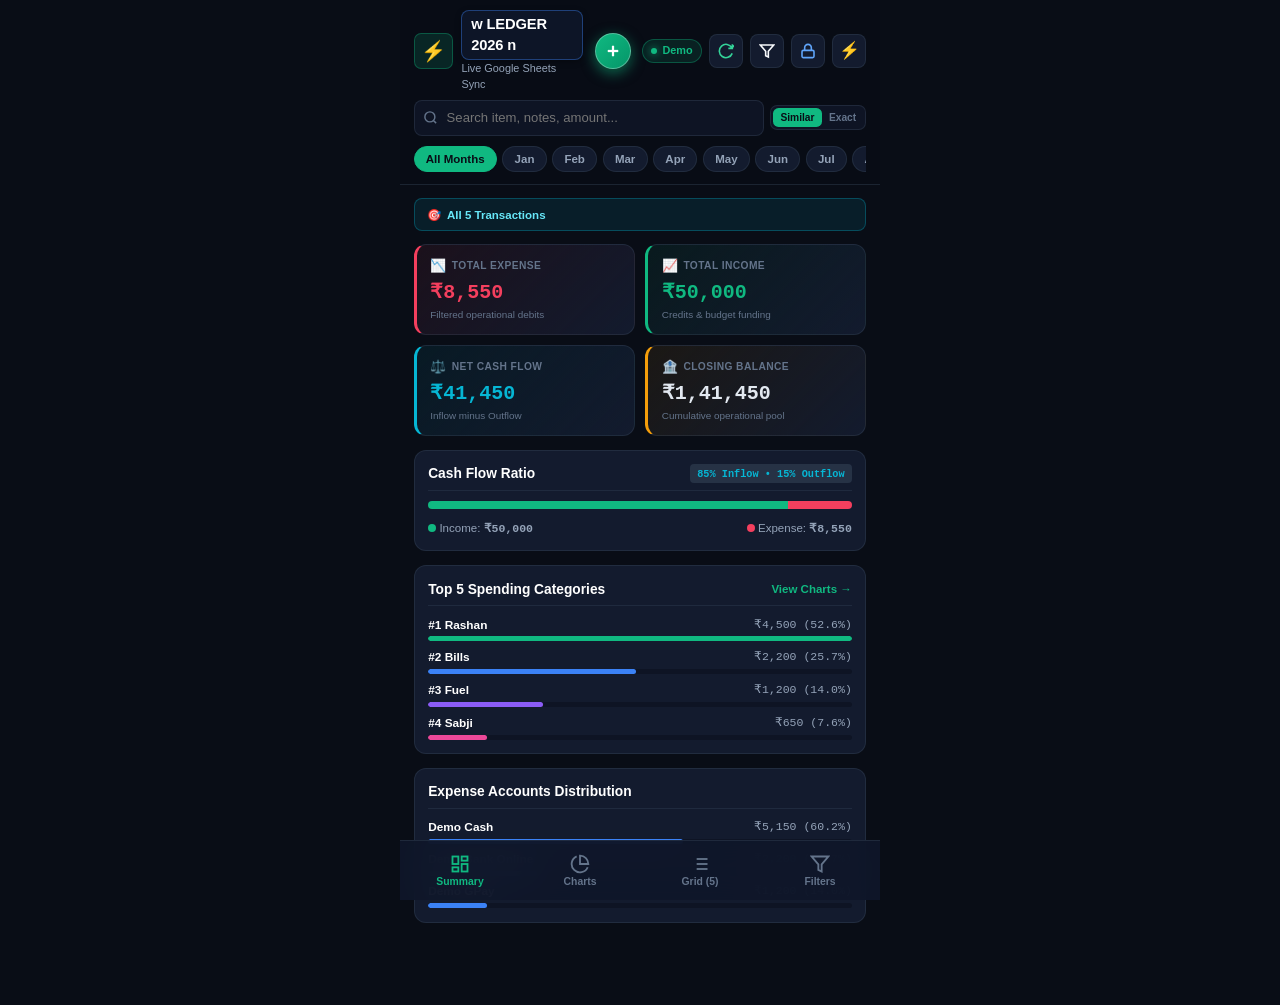
<file: index.html>
<!DOCTYPE html>
<html lang="en">
<head>
  <meta charset="UTF-8">
  <meta name="viewport" content="width=device-width, initial-scale=1.0, maximum-scale=5.0, user-scalable=yes, viewport-fit=cover">
  <meta name="theme-color" content="#090d16">
  <meta name="apple-mobile-web-app-capable" content="yes">
  <meta name="apple-mobile-web-app-status-bar-style" content="black-translucent">
  <meta name="description" content="Mobile-First Ledger Analytics Dashboard for Samsung Galaxy S25 Ultra - Live Google Sheets Sync">
  <!-- Web App Manifest for Native Android Chrome Install (PWA) on Samsung Galaxy S25 Ultra -->
  <link rel="manifest" href="manifest.json">
  <link rel="apple-touch-icon" href="icon-192.png">

  <!-- Content Security Policy: Whitelist only trusted origins -->
  <meta http-equiv="Content-Security-Policy" content="default-src 'self'; script-src 'self' 'unsafe-inline' https://cdn.jsdelivr.net; style-src 'self' 'unsafe-inline' https://fonts.googleapis.com; font-src 'self' https://fonts.gstatic.com; img-src 'self' data: https:; connect-src 'self' https://script.google.com https://script.googleusercontent.com https://docs.google.com;">
  <title>Ledger Mobile Dashboard | w LEDGER 2026 n</title>

  <!-- Modern Typography (Inter & JetBrains Mono) -->
  <link rel="preconnect" href="https://fonts.googleapis.com">
  <link rel="preconnect" href="https://fonts.gstatic.com" crossorigin>
  <link href="https://fonts.googleapis.com/css2?family=Inter:wght@400;500;600;700;800&family=JetBrains+Mono:wght@500;600;700&display=swap" rel="stylesheet">

  <link rel="stylesheet" href="mobile.css?v=20261013_v132">
</head>
<body class="mobile-body">
  <div class="mobile-app-shell">

    <!-- ========================================================================= -->
    <!-- 1. TOP MOBILE HEADER (STICKY)                                             -->
    <!-- ========================================================================= -->
    <header class="mobile-top-header" id="mobileTopHeader">
      <div class="header-status-row">
        <div class="header-brand-wrap">
          <span class="app-icon">⚡</span>
          <div class="header-sheet-selector-wrap">
            <span class="header-sheet-badge" id="mobileSheetTitle">w LEDGER 2026 n</span>
            <select id="mobileSheetSelector" class="header-sheet-select" style="display:none;" aria-hidden="true">
              <option value="sheet2" selected>w LEDGER 2026 n</option>
            </select>
            <p class="app-subtitle" id="headerSyncSubtitle">Live Google Sheets Sync</p>
          </div>
        </div>
        <!-- Center Green Round Add Button (Like Previous FAB Icon) -->
        <button id="headerAddTxBtn" class="header-center-add-btn" aria-label="Add Transaction" title="Quick Add Transaction" type="button">
          <svg viewBox="0 0 24 24" width="18" height="18" fill="none" stroke="currentColor" stroke-width="3">
            <line x1="12" y1="5" x2="12" y2="19"></line>
            <line x1="5" y1="12" x2="19" y2="12"></line>
          </svg>
        </button>

        <div class="header-actions-wrap">
          <!-- Live Sync Status Pill -->
          <div class="live-pill" id="liveSyncStatusPill" title="Live status with Google Sheets">
            <span class="live-dot-pulse"></span>
            <span id="syncStatusLabel">Live</span>
          </div>

          <!-- 1-Tap Live Sync Button -->
          <button id="mobileSyncBtn" class="header-icon-btn sync-btn" aria-label="Sync Google Sheets" title="Sync Live Sheets">
            <svg id="mobileSyncIcon" viewBox="0 0 24 24" width="16" height="16" fill="none" stroke="currentColor" stroke-width="2.4"><path d="M21.5 2v6h-6M21.34 15.57a10 10 0 1 1-.57-8.38l5.67-5.19"/></svg>
          </button>

          <!-- Filter Drawer Trigger Button -->
          <button id="openFilterDrawerBtn" class="header-icon-btn filter-btn" aria-label="Toggle Filters Summary" title="Filter Options" type="button">
            <svg viewBox="0 0 24 24" width="16" height="16" fill="none" stroke="currentColor" stroke-width="2.4"><polygon points="22 3 2 3 10 12.46 10 19 14 21 14 12.46 22 3"/></svg>
            <span class="filter-count-badge hidden" id="activeFilterBadge">0</span>
          </button>

          <!-- Security / Passkey Modal Trigger Button -->
          <button id="openPasskeyModalBtn" class="header-icon-btn lock-btn" aria-label="Passkey Security" title="Ledger Passkey Security" type="button" style="color: #60a5fa;">
            <svg viewBox="0 0 24 24" width="16" height="16" fill="none" stroke="currentColor" stroke-width="2.4"><rect x="3" y="11" width="18" height="11" rx="2" ry="2"></rect><path d="M7 11V7a5 5 0 0 1 10 0v4"></path></svg>
          </button>

          <!-- Ledger Assistant Launcher Button -->
          <a href="assistant.html" class="header-icon-btn assistant-btn" aria-label="Open AI Assistant" title="Open Ledger Intelligence Assistant" style="color: #38bdf8; text-decoration: none; display: flex; align-items: center; justify-content: center; font-size: 1.05rem;">
            ⚡
          </a>
        </div>
      </div>

      <!-- Quick Search Bar (Collapsible or compact) -->
      <div class="mobile-search-bar-wrap">
        <div class="search-input-box">
          <svg class="search-glass-icon" viewBox="0 0 24 24" width="15" height="15" fill="none" stroke="currentColor" stroke-width="2.3"><circle cx="11" cy="11" r="8"></circle><line x1="21" y1="21" x2="16.65" y2="16.65"></line></svg>
          <input type="text" id="mobileSearchInput" placeholder="Search item, notes, amount..." class="search-input" autocomplete="off">
          <button id="mobileClearSearchBtn" class="clear-search-btn hidden" aria-label="Clear search">×</button>
        </div>
        <div class="search-mode-pill-group">
          <button type="button" class="mode-pill active" id="btnModeSimilar" data-mode="similar">Similar</button>
          <button type="button" class="mode-pill" id="btnModeExact" data-mode="exact">Exact</button>
        </div>
      </div>

      <!-- Quick Filter Chips Scrollbar (Horizontal Swipeable) -->
      <nav class="quick-chips-scroll" id="quickChipsScroll" aria-label="Quick Filter Chips">
        <button class="chip-pill active" data-chip-type="month" data-value="All">All Months</button>
        <button class="chip-pill" data-chip-type="month" data-value="Jan">Jan</button>
        <button class="chip-pill" data-chip-type="month" data-value="Feb">Feb</button>
        <button class="chip-pill" data-chip-type="month" data-value="Mar">Mar</button>
        <button class="chip-pill" data-chip-type="month" data-value="Apr">Apr</button>
        <button class="chip-pill" data-chip-type="month" data-value="May">May</button>
        <button class="chip-pill" data-chip-type="month" data-value="Jun">Jun</button>
        <button class="chip-pill" data-chip-type="month" data-value="Jul">Jul</button>
        <button class="chip-pill" data-chip-type="month" data-value="Aug">Aug</button>
        <button class="chip-pill" data-chip-type="month" data-value="Sep">Sep</button>
        <button class="chip-pill" data-chip-type="month" data-value="Oct">Oct</button>
        <button class="chip-pill" data-chip-type="month" data-value="Nov">Nov</button>
        <button class="chip-pill" data-chip-type="month" data-value="Dec">Dec</button>
        <span class="chip-divider"></span>
        <button class="chip-pill special-income-pill" id="chipIncomeOnly" data-toggle="income-only">💚 Only Income</button>
        <button class="chip-pill" data-chip-type="person" data-value="Honey">Honey</button>
        <button class="chip-pill" data-chip-type="person" data-value="Trishaa">Trishaa</button>
      </nav>
    
      <!-- View-Only Collapsible Filter Details Pop-Up Menu -->
      <div class="filter-details-popup hidden" id="filterDetailsPopup" role="dialog" aria-label="Filtered Values Details">
        <div class="filter-popup-header">
          <div class="popup-title-group">
            <svg viewBox="0 0 24 24" width="15" height="15" fill="none" stroke="currentColor" stroke-width="2.4" style="color: var(--cyan);"><polygon points="22 3 2 3 10 12.46 10 19 14 21 14 12.46 22 3"/></svg>
            <h4 class="popup-title">Filtered Values Details</h4>
          </div>
          <span class="popup-view-only-badge">View Only</span>
          <button class="popup-close-btn" id="closeFilterPopupBtn" onclick="window.toggleFilterMenu(event)" title="Close Pop-up" type="button">✕</button>
        </div>

        <div class="filter-popup-summary-bar">
          <div class="popup-sum-item">
            <span class="sum-lbl">Records</span>
            <strong class="sum-val font-mono" id="popupFilterCount">0</strong>
          </div>
          <div class="popup-sum-item">
            <span class="sum-lbl">Expense</span>
            <strong class="sum-val font-mono text-rose-400" id="popupFilterExpense">₹0</strong>
          </div>
          <div class="popup-sum-item">
            <span class="sum-lbl">Income</span>
            <strong class="sum-val font-mono text-emerald-400" id="popupFilterIncome">₹0</strong>
          </div>
        </div>

        <div class="filter-popup-details-list" id="filterPopupDetailsList">
          <!-- Dynamically populated key-value rows -->
        </div>

        <div class="filter-popup-footer">
          <button class="popup-reset-btn" id="popupResetFiltersBtn" onclick="window.resetFromPopup(event)" type="button">
            Reset Filters
          </button>
          <button class="popup-minimize-btn" id="popupMinimizeBtn" onclick="window.toggleFilterMenu(event)" type="button">
            Minimize ▲
          </button>
        </div>
      </div>

    </header>

    <!-- ========================================================================= -->
    <!-- 2. MAIN APP CONTENT CONTAINER (PAGES SWITCHED BY BOTTOM BAR)              -->
    <!-- ========================================================================= -->
    <main class="mobile-main-content" id="mobileMainContent">

      <!-- ======================================================================= -->
      <!-- TAB 1: 📊 OVERVIEW & KPIS                                               -->
      <!-- ======================================================================= -->
      <section class="mobile-tab-view active" id="tabViewOverview">
        
        <!-- Active Filter Indicator Banner -->
        <div class="active-filter-banner" id="activeFilterBanner">
          <div class="filter-summary-text">
            <span class="filter-icon">🎯</span>
            <span id="overviewFilterSummary">All 866 Transactions</span>
          </div>
          <button id="bannerResetBtn" class="banner-reset-link hidden">Reset</button>
        </div>

        <!-- 4 Primary KPI Metric Cards (Glow / Modern Glassmorphism) -->
        <div class="kpi-grid-container">
          
          <!-- KPI 1: FILTERED TOTAL EXPENSE -->
          <div class="kpi-card kpi-expense">
            <div class="kpi-card-header">
              <span class="kpi-tag-icon">📉</span>
              <span class="kpi-tag-name">TOTAL EXPENSE</span>
            </div>
            <div class="kpi-card-value font-mono text-rose-400" id="kpiTotalExpense">₹0</div>
            <div class="kpi-card-sub">Filtered operational debits</div>
          </div>

          <!-- KPI 2: FILTERED TOTAL INCOME -->
          <div class="kpi-card kpi-income">
            <div class="kpi-card-header">
              <span class="kpi-tag-icon">📈</span>
              <span class="kpi-tag-name">TOTAL INCOME</span>
            </div>
            <div class="kpi-card-value font-mono text-emerald-400" id="kpiTotalIncome">₹0</div>
            <div class="kpi-card-sub">Credits & budget funding</div>
          </div>

          <!-- KPI 3: FILTERED NET BALANCE -->
          <div class="kpi-card kpi-net">
            <div class="kpi-card-header">
              <span class="kpi-tag-icon">⚖️</span>
              <span class="kpi-tag-name">NET CASH FLOW</span>
            </div>
            <div class="kpi-card-value font-mono text-cyan-300" id="kpiNetBalance">₹0</div>
            <div class="kpi-card-sub">Inflow minus Outflow</div>
          </div>

          <!-- KPI 4: CLOSING BALANCE -->
          <div class="kpi-card kpi-balance">
            <div class="kpi-card-header">
              <span class="kpi-tag-icon">🏦</span>
              <span class="kpi-tag-name">CLOSING BALANCE</span>
            </div>
            <div class="kpi-card-value font-mono text-slate-200" id="kpiClosingBalance">₹0</div>
            <div class="kpi-card-sub">Cumulative operational pool</div>
          </div>

        </div>

        <!-- Cash Flow Health Meter -->
        <div class="section-card">
          <div class="section-card-header">
            <h3 class="section-card-title">Cash Flow Ratio</h3>
            <span class="section-badge font-mono" id="cashFlowRatioBadge">0% Inflow</span>
          </div>
          <div class="ratio-bar-track">
            <div class="ratio-fill-income" id="ratioFillIncome" style="width: 50%" title="Income"></div>
            <div class="ratio-fill-expense" id="ratioFillExpense" style="width: 50%" title="Expense"></div>
          </div>
          <div class="ratio-legend-row">
            <span class="ratio-lbl-in"><span class="dot-in"></span> Income: <strong id="ratioIncText" class="font-mono">₹0</strong></span>
            <span class="ratio-lbl-out"><span class="dot-out"></span> Expense: <strong id="ratioExpText" class="font-mono">₹0</strong></span>
          </div>
        </div>

        <!-- Top Spending Categories Mini-List (Quick View) -->
        <div class="section-card">
          <div class="section-card-header">
            <h3 class="section-card-title">Top 5 Spending Categories</h3>
            <button class="section-action-link" id="linkToChartsTab">View Charts →</button>
          </div>
          <div class="top-categories-list" id="topCategoriesMiniList">
            <!-- Dynamically populated -->
          </div>
        </div>

        <!-- Top Spending Accounts (Hom Cash vs PNB Online) -->
        <div class="section-card">
          <div class="section-card-header">
            <h3 class="section-card-title">Expense Accounts Distribution</h3>
          </div>
          <div class="account-progress-list" id="accountProgressMiniList">
            <!-- Dynamically populated -->
          </div>
        </div>

      </section>

      <!-- ======================================================================= -->
      <!-- TAB 2: 🍩 VISUAL CHARTS & MATRICES                                      -->
      <!-- ======================================================================= -->
      <section class="mobile-tab-view" id="tabViewCharts">
        
        <!-- DONUT CHART 1: EXPENSES BY CATEGORY -->
        <div class="section-card">
          <div class="section-card-header">
            <div class="title-with-icon">
              <svg class="text-emerald-400" viewBox="0 0 24 24" width="16" height="16" fill="none" stroke="currentColor" stroke-width="2.3"><path d="M21.21 15.89A10 10 0 1 1 8 2.83"></path><path d="M22 12A10 10 0 0 0 12 2v10z"></path></svg>
              <h3 class="section-card-title" id="mobileCatDonutCardTitle">Expenses by Category</h3>
            </div>
            <div class="panel-badge-group">
              <button id="btnResetCategoryChart" class="chart-back-btn hidden" onclick="window.resetCategoryChartFilter(event)" title="Go back / Undo Category filter" type="button">
                <svg viewBox="0 0 24 24" width="13" height="13" fill="none" stroke="currentColor" stroke-width="2.6"><path d="M9 14L4 9l5-5"/><path d="M4 9h11a4 4 0 0 1 4 4v3"/></svg>
                <span>↩ Back</span>
              </button>
              <span class="section-badge">Chart 1</span>
            </div>
          </div>

          <div class="donut-interactive-container">
            <div class="donut-svg-stage">
              <svg id="mobileCategoryDonutSvg" viewBox="0 0 200 200" class="donut-svg-el"></svg>
              <div class="donut-center-readout" id="mobileCatDonutCenter">
                <span class="center-type" id="mobileCatDonutCenterType">Expense</span>
                <span class="center-num font-mono" id="mobileCatDonutAmount">₹0</span>
                <span class="center-name" id="mobileCatDonutLabel">All Categories</span>
              </div>
            </div>
            <div class="donut-legend-scroll" id="mobileCategoryLegend">
              <!-- Dynamically rendered -->
            </div>
          </div>
          <!-- Inline Transaction Grid / List for Selected Category -->
          <div class="donut-transactions-panel hidden" id="catDonutTxPanel">
            <div class="donut-tx-header">
              <div class="donut-tx-title-wrap">
                <span class="donut-tx-dot" style="background-color: var(--emerald)"></span>
                <span class="donut-tx-title" id="catDonutTxTitle">Category Transactions</span>
                <span class="donut-tx-badge font-mono" id="catDonutTxCountBadge">0</span>
              </div>
              <div class="donut-tx-controls-right">
                <!-- Sort Trigger -->
                <select id="catDonutSortSelect" class="mobile-sort-dropdown donut-sort-dropdown" aria-label="Sort Category Transactions">
                  <option value="date_desc">Date (Newest)</option>
                  <option value="date_asc">Date (Oldest)</option>
                  <option value="exp_desc">Expense (High → Low)</option>
                  <option value="inc_desc">Income (High → Low)</option>
                  <option value="bal_desc">Balance (High → Low)</option>
                  <option value="item_asc">Description (A → Z)</option>
                  <option value="cat_asc">Category (A → Z)</option>
                </select>

                <!-- Table / Cards Toggle -->
                <button id="btnToggleCatDisplayMode" class="display-mode-btn" title="Toggle Cards / Table" type="button">
                  <svg viewBox="0 0 24 24" width="13" height="13" fill="none" stroke="currentColor" stroke-width="2.3"><rect x="3" y="3" width="7" height="7"></rect><rect x="14" y="3" width="7" height="7"></rect><rect x="14" y="14" width="7" height="7"></rect><rect x="3" y="14" width="7" height="7"></rect></svg>
                </button>

                <!-- Minimize Button -->
                <button id="btnMinimizeCatTx" class="donut-tx-minimize-btn" onclick="window.minimizeCatTransactions(event)" title="Minimize grid visuals" type="button">
                  <span>− Minimize</span>
                </button>
              </div>
            </div>

            <!-- 1. Cards View -->
            <div class="donut-tx-list-scroll" id="catDonutTxList">
              <!-- Dynamically populated transaction cards -->
            </div>

            <!-- 2. Dense Table View -->
            <div class="mobile-table-scroll-wrap donut-tx-table-wrap hidden" id="catDonutTableWrap">
              <table class="mobile-dense-table">
                <thead>
                  <tr>
                    <th>Date</th>
                    <th>By</th>
                    <th>For</th>
                    <th>Item</th>
                    <th>Category</th>
                    <th class="text-right">Expense</th>
                    <th>Notes</th>
                    <th class="text-right">Income</th>
                    <th>Account</th>
                    <th class="text-right">Balance</th>
                  </tr>
                </thead>
                <tbody id="catDonutTableTbody" class="donut-table-tbody"></tbody>
              </table>
            </div>
          </div>

        </div>

        <!-- DONUT CHART 2: INCOME BY ACCOUNTS -->
        <div class="section-card">
          <div class="section-card-header">
            <div class="title-with-icon">
              <svg class="text-emerald-400" viewBox="0 0 24 24" width="16" height="16" fill="none" stroke="currentColor" stroke-width="2.3"><path d="M12 2v20M17 5H9.5a3.5 3.5 0 0 0 0 7h5a3.5 3.5 0 0 1 0 7H6"/></svg>
              <h3 class="section-card-title" id="mobileIncAccDonutCardTitle">Income by Accounts</h3>
            </div>
            <div class="panel-badge-group">
              <button id="btnResetIncomeAccountChart" class="chart-back-btn hidden" onclick="window.resetIncomeAccountChartFilter(event)" title="Go back / Undo Income Account filter" type="button">
                <svg viewBox="0 0 24 24" width="13" height="13" fill="none" stroke="currentColor" stroke-width="2.6"><path d="M9 14L4 9l5-5"/><path d="M4 9h11a4 4 0 0 1 4 4v3"/></svg>
                <span>↩ Back</span>
              </button>
              <span class="section-badge" style="background: rgba(16, 185, 129, 0.15); color: #34d399; border: 1px solid rgba(16, 185, 129, 0.3);">Income</span>
            </div>
          </div>

          <div class="donut-interactive-container">
            <div class="donut-svg-stage">
              <svg id="mobileIncomeAccountDonutSvg" viewBox="0 0 200 200" class="donut-svg-el"></svg>
              <div class="donut-center-readout" id="mobileIncAccDonutCenter">
                <span class="center-type text-emerald-400" id="mobileIncAccDonutCenterType">Income</span>
                <span class="center-num font-mono text-emerald-300" id="mobileIncAccDonutAmount">₹0</span>
                <span class="center-name" id="mobileIncAccDonutLabel">All Accounts</span>
              </div>
            </div>
            <div class="donut-legend-scroll" id="mobileIncomeAccountLegend">
              <!-- Dynamically rendered -->
            </div>
          </div>
          <!-- Inline Transaction Grid / List for Selected Income Account -->
          <div class="donut-transactions-panel hidden" id="incAccDonutTxPanel">
            <div class="donut-tx-header">
              <div class="donut-tx-title-wrap">
                <span class="donut-tx-dot" style="background-color: var(--emerald)"></span>
                <span class="donut-tx-title" id="incAccDonutTxTitle">Income Transactions</span>
                <span class="donut-tx-badge font-mono" id="incAccDonutTxCountBadge">0</span>
              </div>
              <div class="donut-tx-controls-right">
                <!-- Sort Trigger -->
                <select id="incAccDonutSortSelect" class="mobile-sort-dropdown donut-sort-dropdown" aria-label="Sort Income Account Transactions">
                  <option value="date_desc">Date (Newest)</option>
                  <option value="date_asc">Date (Oldest)</option>
                  <option value="inc_desc">Income (High → Low)</option>
                  <option value="item_asc">Description (A → Z)</option>
                  <option value="cat_asc">Category (A → Z)</option>
                </select>

                <!-- Table / Cards Toggle -->
                <button id="btnToggleIncAccDisplayMode" class="display-mode-btn" title="Toggle Cards / Table" type="button">
                  <svg viewBox="0 0 24 24" width="13" height="13" fill="none" stroke="currentColor" stroke-width="2.3"><rect x="3" y="3" width="7" height="7"></rect><rect x="14" y="3" width="7" height="7"></rect><rect x="14" y="14" width="7" height="7"></rect><rect x="3" y="14" width="7" height="7"></rect></svg>
                </button>

                <!-- Minimize Button -->
                <button id="btnMinimizeIncAccTx" class="donut-tx-minimize-btn" onclick="window.minimizeIncAccTransactions(event)" title="Minimize grid visuals" type="button">
                  <span>− Minimize</span>
                </button>
              </div>
            </div>

            <!-- 1. Cards View -->
            <div class="donut-tx-list-scroll" id="incAccDonutTxList">
              <!-- Dynamically populated transaction cards -->
            </div>

            <!-- 2. Dense Table View -->
            <div class="mobile-table-scroll-wrap donut-tx-table-wrap hidden" id="incAccDonutTableWrap">
              <table class="mobile-dense-table">
                <thead>
                  <tr>
                    <th>Date</th>
                    <th>By</th>
                    <th>For</th>
                    <th>Item</th>
                    <th>Category</th>
                    <th class="text-right">Income</th>
                    <th>Account</th>
                    <th>Notes</th>
                    <th class="text-right">Balance</th>
                  </tr>
                </thead>
                <tbody id="incAccDonutTableTbody" class="donut-table-tbody"></tbody>
              </table>
            </div>
          </div>

        </div>

        <!-- DONUT CHART 3: EXPENSES BY ACCOUNT -->
        <div class="section-card">
          <div class="section-card-header">
            <div class="title-with-icon">
              <svg class="text-cyan-400" viewBox="0 0 24 24" width="16" height="16" fill="none" stroke="currentColor" stroke-width="2.3"><rect x="2" y="4" width="20" height="16" rx="2"></rect><line x1="6" y1="12" x2="10" y2="12"></line></svg>
              <h3 class="section-card-title" id="mobileAccDonutCardTitle">Expenses by Account</h3>
            </div>
            <div class="panel-badge-group">
              <button id="btnResetAccountChart" class="chart-back-btn hidden" onclick="window.resetAccountChartFilter(event)" title="Go back / Undo Account filter" type="button">
                <svg viewBox="0 0 24 24" width="13" height="13" fill="none" stroke="currentColor" stroke-width="2.6"><path d="M9 14L4 9l5-5"/><path d="M4 9h11a4 4 0 0 1 4 4v3"/></svg>
                <span>↩ Back</span>
              </button>
              <span class="section-badge">Chart 3</span>
            </div>
          </div>

          <div class="donut-interactive-container">
            <div class="donut-svg-stage">
              <svg id="mobileAccountDonutSvg" viewBox="0 0 200 200" class="donut-svg-el"></svg>
              <div class="donut-center-readout" id="mobileAccDonutCenter">
                <span class="center-type" id="mobileAccDonutCenterType">Account</span>
                <span class="center-num font-mono" id="mobileAccDonutAmount">₹0</span>
                <span class="center-name" id="mobileAccDonutLabel">All Accounts</span>
              </div>
            </div>
            <div class="donut-legend-scroll" id="mobileAccountLegend">
              <!-- Dynamically rendered -->
            </div>
          </div>
          <!-- Inline Transaction Grid / List for Selected Account -->
          <div class="donut-transactions-panel hidden" id="accDonutTxPanel">
            <div class="donut-tx-header">
              <div class="donut-tx-title-wrap">
                <span class="donut-tx-dot" style="background-color: var(--cyan)"></span>
                <span class="donut-tx-title" id="accDonutTxTitle">Account Transactions</span>
                <span class="donut-tx-badge font-mono" id="accDonutTxCountBadge">0</span>
              </div>
              <div class="donut-tx-controls-right">
                <!-- Sort Trigger -->
                <select id="accDonutSortSelect" class="mobile-sort-dropdown donut-sort-dropdown" aria-label="Sort Account Transactions">
                  <option value="date_desc">Date (Newest)</option>
                  <option value="date_asc">Date (Oldest)</option>
                  <option value="exp_desc">Expense (High → Low)</option>
                  <option value="inc_desc">Income (High → Low)</option>
                  <option value="bal_desc">Balance (High → Low)</option>
                  <option value="item_asc">Description (A → Z)</option>
                  <option value="cat_asc">Category (A → Z)</option>
                </select>

                <!-- Table / Cards Toggle -->
                <button id="btnToggleAccDisplayMode" class="display-mode-btn" title="Toggle Cards / Table" type="button">
                  <svg viewBox="0 0 24 24" width="13" height="13" fill="none" stroke="currentColor" stroke-width="2.3"><rect x="3" y="3" width="7" height="7"></rect><rect x="14" y="3" width="7" height="7"></rect><rect x="14" y="14" width="7" height="7"></rect><rect x="3" y="14" width="7" height="7"></rect></svg>
                </button>

                <!-- Minimize Button -->
                <button id="btnMinimizeAccTx" class="donut-tx-minimize-btn" onclick="window.minimizeAccTransactions(event)" title="Minimize grid visuals" type="button">
                  <span>− Minimize</span>
                </button>
              </div>
            </div>

            <!-- 1. Cards View -->
            <div class="donut-tx-list-scroll" id="accDonutTxList">
              <!-- Dynamically populated transaction cards -->
            </div>

            <!-- 2. Dense Table View -->
            <div class="mobile-table-scroll-wrap donut-tx-table-wrap hidden" id="accDonutTableWrap">
              <table class="mobile-dense-table">
                <thead>
                  <tr>
                    <th>Date</th>
                    <th>By</th>
                    <th>For</th>
                    <th>Item</th>
                    <th>Category</th>
                    <th class="text-right">Expense</th>
                    <th>Notes</th>
                    <th class="text-right">Income</th>
                    <th>Account</th>
                    <th class="text-right">Balance</th>
                  </tr>
                </thead>
                <tbody id="accDonutTableTbody" class="donut-table-tbody"></tbody>
              </table>
            </div>
          </div>

        </div>

        <!-- CATEGORY MATRIX TABLE (COLUMNS S10:T) -->
        <div class="section-card">
          <div class="section-card-header">
            <h3 class="section-card-title" id="mobileCatMatrixTitle">Category Matrix (S10:T)</h3>
            <span class="section-badge font-mono" id="catMatrixCountBadge">0 items</span>
          </div>
          <div class="matrix-table-scrollbox">
            <table class="mobile-matrix-table">
              <thead>
                <tr>
                  <th class="text-left">Category</th>
                  <th class="text-right" id="mobileCatMatrixThAmount">Total Expense</th>
                  <th class="text-right">% Share</th>
                </tr>
              </thead>
              <tbody id="mobileCategoryMatrixTbody"></tbody>
            </table>
          </div>
        </div>

        <!-- INCOME ACCOUNT MATRIX TABLE -->
        <div class="section-card">
          <div class="section-card-header">
            <h3 class="section-card-title" id="mobileIncAccMatrixTitle">Income Account Matrix</h3>
            <span class="section-badge font-mono" id="incAccMatrixCountBadge">0 items</span>
          </div>
          <div class="matrix-table-scrollbox">
            <table class="mobile-matrix-table">
              <thead>
                <tr>
                  <th class="text-left" id="mobileIncAccMatrixThCol">Income Account</th>
                  <th class="text-right" id="mobileIncAccMatrixThAmount">Total Inflow</th>
                  <th class="text-right">% Share</th>
                </tr>
              </thead>
              <tbody id="mobileIncomeAccountMatrixTbody"></tbody>
            </table>
          </div>
        </div>

        <!-- EXPENSE ACCOUNT MATRIX TABLE (COLUMNS U10:V) -->
        <div class="section-card">
          <div class="section-card-header">
            <h3 class="section-card-title" id="mobileAccMatrixTitle">Expense Account Matrix (U10:V)</h3>
          </div>
          <div class="matrix-table-scrollbox">
            <table class="mobile-matrix-table">
              <thead>
                <tr>
                  <th class="text-left" id="mobileAccMatrixThCol">Account</th>
                  <th class="text-right" id="mobileAccMatrixThAmount">Total Expense</th>
                  <th class="text-right">% Share</th>
                </tr>
              </thead>
              <tbody id="mobileAccountMatrixTbody"></tbody>
            </table>
          </div>
        </div>

        <!-- MONTHLY CASH FLOW DUAL PROGRESS BARS -->
        <div class="section-card">
          <div class="section-card-header">
            <h3 class="section-card-title">Monthly Flow Dual Bars</h3>
          </div>
          <div class="monthly-bars-stack" id="mobileMonthlyBarsContainer">
            <!-- Dynamically populated -->
          </div>
        </div>

      </section>

      <!-- ======================================================================= -->
      <!-- TAB 3: 📋 TRANSACTIONS LEDGER (DATA GRID)                               -->
      <!-- ======================================================================= -->
      <section class="mobile-tab-view" id="tabViewLedger">
        
        <!-- Ledger Header Controls -->
        <div class="ledger-controls-header">
          <div class="ledger-meta-left">
            <span class="ledger-badge">📋 Result Grid</span>
            <span class="ledger-count font-mono" id="ledgerCountPill">866 records</span>
          </div>

          <div class="ledger-meta-right">
            <!-- Sort Trigger -->
            <select id="mobileSortSelect" class="mobile-sort-dropdown" aria-label="Sort Transactions">
              <option value="date_desc">Date (Newest)</option>
              <option value="date_asc">Date (Oldest)</option>
              <option value="exp_desc">Expense (High → Low)</option>
              <option value="inc_desc">Income (High → Low)</option>
              <option value="bal_desc">Balance (High → Low)</option>
              <option value="item_asc">Description (A → Z)</option>
              <option value="cat_asc">Category (A → Z)</option>
            </select>

            <!-- Table / Cards Toggle -->
            <button id="btnToggleDisplayMode" class="display-mode-btn" title="Toggle Cards / Table">
              <svg viewBox="0 0 24 24" width="14" height="14" fill="none" stroke="currentColor" stroke-width="2.3"><rect x="3" y="3" width="7" height="7"></rect><rect x="14" y="3" width="7" height="7"></rect><rect x="14" y="14" width="7" height="7"></rect><rect x="3" y="14" width="7" height="7"></rect></svg>
            </button>
          </div>
        </div>

        <!-- 3.1 Mobile Cards Stream View (Default for Mobile Phones) -->
        <div class="mobile-transactions-stream" id="transactionsCardsStream">
          <!-- Dynamically populated transaction cards -->
        </div>

        <!-- 3.2 Mobile Dense Table View (Alternative) -->
        <div class="mobile-table-scroll-wrap hidden" id="transactionsTableWrap">
          <table class="mobile-dense-table">
            <thead>
              <tr>
                <th>Date</th>
                <th>By</th>
                <th>For</th>
                <th>Item</th>
                <th>Category</th>
                <th class="text-right">Expense (₹)</th>
                <th>Notes</th>
                <th class="text-right">Credit (₹)</th>
                <th>Account</th>
                <th class="text-right">Balance</th>
              </tr>
            </thead>
            <tbody id="mobileDenseTbody"></tbody>
          </table>
        </div>

        <!-- Load More Pagination -->
        <div class="ledger-pagination-bar">
          <div class="page-count-text" id="ledgerPageCountText">Showing 50 of 866 records</div>
          <div class="page-action-btns">
            <button id="mobileLoadMoreBtn" class="mobile-page-btn">Load More (50)</button>
            <button id="mobileShowAllBtn" class="mobile-page-btn secondary">Show All</button>
          </div>
        </div>

      </section>

      <!-- ======================================================================= -->
      <!-- TAB 4: ⚙️ ADVANCED FILTERS (BOTTOM SHEET / FULL VIEW)                   -->
      <!-- ======================================================================= -->
      <section class="mobile-tab-view" id="tabViewFilters">
        <div class="filter-panel-card">
          <div class="filter-panel-top">
            <div style="display:flex; align-items:center; gap:0.55rem;">
              <button id="closeFiltersPanelBtn" class="filter-close-action" onclick="window.toggleFilterMenu(event)" title="Close Filters" type="button">✕ Close</button>
              <h2 class="filter-panel-heading">Interactive Filters</h2>
            </div>
            <button id="filtersPanelResetBtn" class="filter-reset-action">Reset All</button>
          </div>

          <div class="filters-form-body">
            
            <!-- Month -->
            <div class="form-field-group">
              <label for="drawerMonthSelect" class="form-label">Month Filter</label>
              <select id="drawerMonthSelect" class="form-select">
                <option value="All">All Months</option>
                <option value="Jan">Jan</option>
                <option value="Feb">Feb</option>
                <option value="Mar">Mar</option>
                <option value="Apr">Apr</option>
                <option value="May">May</option>
                <option value="Jun">Jun</option>
                <option value="Jul">Jul</option>
                <option value="Aug">Aug</option>
                <option value="Sep">Sep</option>
                <option value="Oct">Oct</option>
                <option value="Nov">Nov</option>
                <option value="Dec">Dec</option>
              </select>
            </div>

            <!-- Category -->
            <div class="form-field-group">
              <label for="drawerCategorySelect" class="form-label">Category Filter</label>
              <select id="drawerCategorySelect" class="form-select">
                <option value="All">All Categories</option>
              </select>
            </div>

            <!-- By (Person) -->
            <div class="form-field-group">
              <label for="drawerPersonSelect" class="form-label">By (Person)</label>
              <select id="drawerPersonSelect" class="form-select">
                <option value="All">All</option>
              </select>
            </div>

            <!-- For (Purpose) -->
            <div class="form-field-group">
              <label for="drawerForSelect" class="form-label">For (Purpose)</label>
              <select id="drawerForSelect" class="form-select">
                <option value="All">All</option>
              </select>
            </div>

            <!-- Expense Account -->
            <div class="form-field-group">
              <label for="drawerExpenseAccSelect" class="form-label">Expense Account</label>
              <select id="drawerExpenseAccSelect" class="form-select">
                <option value="All">All Accounts</option>
              </select>
            </div>

            <!-- Income Account -->
            <div class="form-field-group">
              <label for="drawerIncomeAccSelect" class="form-label">Income Account</label>
              <select id="drawerIncomeAccSelect" class="form-select">
                <option value="All">All Banks</option>
              </select>
            </div>

            <!-- Special Toggle: Only Income Results (Cell J8) -->
            <div class="form-toggle-group">
              <div class="toggle-text">
                <span class="toggle-title">Only Income Results (J8)</span>
                <span class="toggle-subtitle">Display credits & budget transfers only</span>
              </div>
              <label class="switch-toggle" for="drawerIncomeOnlySwitch">
                <input type="checkbox" id="drawerIncomeOnlySwitch">
                <span class="slider-round"></span>
              </label>
            </div>

          </div>

          <div class="filter-apply-bar">
            <button id="applyFiltersBtn" class="apply-filters-btn">
              Apply Filters (<span id="applyCountPreview">866</span> Records)
            </button>
          </div>
        </div>
      </section>

    </main>

    <!-- ========================================================================= -->
    <!-- 3. MOBILE BOTTOM NAVIGATION BAR (FIXED AT BOTTOM FOR THUMB REACH)         -->
    <!-- ========================================================================= -->
    <nav class="mobile-bottom-nav" id="mobileBottomNav" aria-label="Mobile Navigation">
      
      <button class="nav-tab-item active" id="btnNavOverview" data-target="tabViewOverview">
        <svg class="nav-icon" viewBox="0 0 24 24" width="20" height="20" fill="none" stroke="currentColor" stroke-width="2.2"><rect x="3" y="3" width="7" height="9"></rect><rect x="14" y="3" width="7" height="5"></rect><rect x="14" y="12" width="7" height="9"></rect><rect x="3" y="16" width="7" height="5"></rect></svg>
        <span class="nav-label">Summary</span>
      </button>

      <button class="nav-tab-item" id="btnNavCharts" data-target="tabViewCharts">
        <svg class="nav-icon" viewBox="0 0 24 24" width="20" height="20" fill="none" stroke="currentColor" stroke-width="2.2"><path d="M21.21 15.89A10 10 0 1 1 8 2.83"></path><path d="M22 12A10 10 0 0 0 12 2v10z"></path></svg>
        <span class="nav-label">Charts</span>
      </button>

      <button class="nav-tab-item" id="btnNavLedger" data-target="tabViewLedger">
        <svg class="nav-icon" viewBox="0 0 24 24" width="20" height="20" fill="none" stroke="currentColor" stroke-width="2.2"><line x1="8" y1="6" x2="21" y2="6"></line><line x1="8" y1="12" x2="21" y2="12"></line><line x1="8" y1="18" x2="21" y2="18"></line><line x1="3" y1="6" x2="3.01" y2="6"></line><line x1="3" y1="12" x2="3.01" y2="12"></line><line x1="3" y1="18" x2="3.01" y2="18"></line></svg>
        <span class="nav-label">Grid (<span id="navRecordBadge">866</span>)</span>
      </button>

      <button class="nav-tab-item" id="btnNavFilters" data-target="tabViewFilters" onclick="window.handleNavFilterClick(event)" type="button">
        <svg class="nav-icon" viewBox="0 0 24 24" width="20" height="20" fill="none" stroke="currentColor" stroke-width="2.2"><polygon points="22 3 2 3 10 12.46 10 19 14 21 14 12.46 22 3"/></svg>
        <span class="nav-label">Filters</span>
      </button>

    </nav>

    <!-- Transaction Detail Sheet Modal (Slide up on card tap) -->
    <div class="modal-backdrop hidden" id="transactionModalBackdrop">
      <div class="modal-sheet" id="transactionModalSheet">
        <div class="sheet-drag-handle"></div>
        <div class="sheet-header">
          <h3 class="sheet-title" id="modalItemTitle">Transaction Details</h3>
          <button id="closeModalBtn" class="sheet-close-btn">×</button>
        </div>
        <div class="sheet-content" id="modalSheetContent"></div>
        <div class="sheet-footer-actions">
          <button id="btnEditFromDetail" class="btn-sheet-edit" type="button">
            <svg viewBox="0 0 24 24" width="16" height="16" fill="none" stroke="currentColor" stroke-width="2.2"><path d="M12 20h9"></path><path d="M16.5 3.5a2.121 2.121 0 0 1 3 3L7 19l-4 1 1-4L16.5 3.5z"></path></svg>
            <span>Edit Transaction</span>
          </button>
        </div>
      </div>
    </div>

    <!-- Live Toast Notification -->

    <!-- Edit / Add Transaction Sheet Modal (Slide up on long-tap or edit tap) -->
    <div class="modal-backdrop hidden" id="editTransactionModalBackdrop">
      <div class="modal-sheet" id="editTransactionModalSheet">
        <div class="sheet-drag-handle"></div>
        <div class="sheet-header">
          <div>
            <h3 class="sheet-title" id="editModalHeaderTitle">✏️ Edit Transaction</h3>
            <span class="sheet-sub-badge" id="editModalRowBadge">Sheet: LEDGER • Row #--</span>
          </div>
          <button id="closeEditModalBtn" class="sheet-close-btn" type="button">×</button>
        </div>
        
        <form id="editTxForm" class="edit-sheet-form" onsubmit="return false;">
          <input type="hidden" id="editTxRowIndex" value="">
          <input type="hidden" id="editTxSheetRow" value="">

          <div class="form-row form-grid-2">
            <div class="form-group">
              <label for="editTxDate" class="form-label">Date</label>
              <div class="date-input-container">
                <input type="text" id="editTxDate" class="form-input" placeholder="e.g. 4-Jan-2026" required autocomplete="off">
                <button type="button" id="editTxCalendarBtn" class="calendar-picker-btn" title="Open Calendar" aria-label="Open Calendar">📅</button>
                <input type="date" id="editTxHiddenDatePicker" class="hidden-native-date-picker" tabindex="-1">
              </div>
            </div>
            <div class="form-group">
              <label for="editTxBy" class="form-label">By (Person)</label>
              <select id="editTxBy" class="form-select">
                <option value="Honey">Honey</option>
                <option value="Trishaa">Trishaa</option>
                <option value="Maa">Maa</option>
              </select>
            </div>
          </div>

          <div class="form-row form-grid-2">
            <div class="form-group">
              <label for="editTxFor" class="form-label">For (Purpose)</label>
              <select id="editTxFor" class="form-select">
                <option value="Home">Home</option>
                <option value="Work">Work</option>
                <option value="Budget">Budget</option>
                <option value="Honey">Honey</option>
                <option value="Trishaa">Trishaa</option>
                <option value="Maa">Maa</option>
                <option value="Outer">Outer</option>
                <option value="Staying">Staying</option>
                <option value="__custom__">✏️ Other / Custom Purpose...</option>
              </select>
              <input type="text" id="editTxForCustom" class="form-input hidden" placeholder="Enter custom purpose" style="margin-top: 0.35rem;">
            </div>
            <div class="form-group autocomplete-wrapper">
              <label for="editTxCat" class="form-label">Category</label>
              <input type="text" id="editTxCat" class="form-input" placeholder="Type or pick category..." autocomplete="off">
              <div id="editTxCatSuggestions" class="autocomplete-dropdown hidden"></div>
            </div>
          </div>

          <div class="form-row">
            <div class="form-group autocomplete-wrapper">
              <label for="editTxItem" class="form-label">Item / Description</label>
              <input type="text" id="editTxItem" class="form-input" placeholder="Type item description (e.g. hair oil, sabji)..." required autocomplete="off">
              <div id="editTxItemSuggestions" class="autocomplete-dropdown hidden"></div>
            </div>
          </div>

          <!-- Transaction Type Pill Toggle -->
          <div class="form-row">
            <label class="form-label">Transaction Type</label>
            <div class="tx-type-pill-toggle">
              <button type="button" class="type-pill-btn active-expense" id="typePillExpense">💸 Expense Outflow</button>
              <button type="button" class="type-pill-btn" id="typePillIncome">💰 Income Inflow</button>
            </div>
          </div>

          <!-- Expense Group -->
          <div id="editGroupExpense" class="form-box-highlight expense-box">
            <div class="form-row form-grid-2">
              <div class="form-group">
                <label for="editTxAmtExp" class="form-label">Expense Amount (₹)</label>
                <input type="number" id="editTxAmtExp" class="form-input font-mono" step="any" placeholder="0">
              </div>
              <div class="form-group">
                <label for="editTxExpAcc" class="form-label">Expense Account</label>
                <select id="editTxExpAcc" class="form-select">
                  <option value="Hom Cash">Hom Cash</option>
                  <option value="Cash Earning E">Cash Earning E</option>
                  <option value="PNB Online">PNB Online</option>
                  <option value="Trishaa Cash">Trishaa Cash</option>
                  <option value="Trishaa Online Sav Acc">Trishaa Online Sav Acc</option>
                  <option value="Trishaa Online Current Acc">Trishaa Online Current Acc</option>
                  <option value="Trishaa GPay">Trishaa GPay</option>
                  <option value="CO Bank">CO Bank</option>
                  <option value="SBI Vil">SBI Vil</option>
                  <option value="PO Bk">PO Bk</option>
                  <option value="Maa SBI BK">Maa SBI BK</option>
                </select>
              </div>
            </div>
          </div>

          <!-- Income Group -->
          <div id="editGroupIncome" class="form-box-highlight income-box hidden">
            <div class="form-row form-grid-2">
              <div class="form-group">
                <label for="editTxAmtIn" class="form-label">Income / Credit (₹)</label>
                <input type="number" id="editTxAmtIn" class="form-input font-mono" step="any" placeholder="0">
              </div>
              <div class="form-group">
                <label for="editTxIncAcc" class="form-label">Income Account (Source of Money)</label>
                <select id="editTxIncAcc" class="form-select">
                  <option value="CO Bank">CO Bank</option>
                  <option value="PNB Bnk">PNB Bnk</option>
                  <option value="Trishaa Cash">Trishaa Cash</option>
                  <option value="Trishaa HDFC Sav Acc">Trishaa HDFC Sav Acc</option>
                  <option value="Trishaa HDFC Current Acc">Trishaa HDFC Current Acc</option>
                  <option value="Trishaa Savng GPay">Trishaa Savng GPay</option>
                  <option value="Cash Earning I">Cash Earning I</option>
                  <option value="SBI Vil">SBI Vil</option>
                  <option value="PO Bk">PO Bk</option>
                  <option value="Maa SBI BK">Maa SBI BK</option>
                  <option value="Trishaa Currnt GPay">Trishaa Currnt GPay</option>
                </select>
              </div>
            </div>
          </div>

          <div class="form-row">
            <div class="form-group">
              <label for="editTxInfo" class="form-label">Notes / Remarks</label>
              <input type="text" id="editTxInfo" class="form-input" placeholder="Memo / extra info">
            </div>
          </div>

          <div class="form-actions-row">
            <button type="button" id="btnCancelEditTx" class="btn-form-cancel">✕ Cancel</button>
            <button type="submit" id="btnSaveEditTx" class="btn-form-save">💾 Save Changes</button>
          </div>

                    <!-- Direct Google Sheet Webhook Sync Setting -->
          <div class="form-row" style="margin-top: 0.35rem;">
            <details style="background: rgba(15, 23, 42, 0.65); border: 1px dashed rgba(59, 130, 246, 0.4); border-radius: 0.55rem; padding: 0.45rem 0.65rem;">
              <summary style="font-size: 0.72rem; color: #60a5fa; cursor: pointer; font-weight: 700;">⚙️ Direct Sheet Write-Back Setting (Google Apps Script)</summary>
              <div style="display: flex; flex-direction: column; gap: 0.35rem; margin-top: 0.45rem;">
                <label class="form-label" style="font-size: 0.68rem;">Google Apps Script Web App URL:</label>
                <div style="display: flex; gap: 0.4rem;">
                  <input type="url" id="gasWebhookInput" class="form-input text-xs font-mono" placeholder="https://script.google.com/macros/s/.../exec" value="https://script.google.com/macros/s/AKfycbz5Een-L-ggrYaFtoyuRRePZzMXM2jXNih9fFVvbsUUl8389oceEyNUG8JJGlC_RKHpYQ/exec">
                  <button type="button" id="btnSaveWebhookUrl" class="btn-form-save" style="padding: 0.4rem 0.75rem; font-size: 0.75rem; white-space: nowrap;">Save URL</button>
                </div>
                <label class="form-label" style="font-size: 0.68rem; margin-top: 0.35rem;">Ledger Secret Passkey:</label>
                <div style="display: flex; gap: 0.4rem;">
                  <input type="password" id="gasPasskeyInput" class="form-input text-xs font-mono" placeholder="Enter Secret Passkey" value="Ledger2026!SecureKey">
                  <button type="button" id="btnSavePasskey" class="btn-form-save" style="padding: 0.4rem 0.75rem; font-size: 0.75rem; white-space: nowrap;">Save Key</button>
                </div>
                <span id="gasWebhookStatusHint" style="font-size: 0.65rem; color: #34d399;">🟢 <strong>Authenticated!</strong> Securely connected to your private Google Sheet.</span>
              </div>
            </details>
          </div>

          <p class="edit-help-hint">
            ⚡ <strong>Long-Tap Active:</strong> Changes update dashboard metrics immediately and sync back to your Google Sheet.
          </p>
        </form>
      </div>
    </div>

    <div class="mobile-toast hidden" id="mobileToast"></div>

    <!-- 🔐 SECURE LEDGER PASSKEY AUTHENTICATION MODAL -->
    <div class="edit-tx-modal-overlay hidden" id="ledgerAuthModal" role="dialog" aria-label="Unlock Ledger Dashboard">
      <div class="edit-tx-modal-card" style="max-width: 370px;">
        <div class="edit-modal-header" style="border-bottom: 1px solid rgba(59, 130, 246, 0.25);">
          <div class="edit-modal-title-wrap">
            <span style="font-size: 1.35rem;">🔐</span>
            <div>
              <h3 class="edit-modal-title">Secure Ledger Access</h3>
              <span class="edit-modal-subtitle" style="color: #94a3b8; font-size: 0.72rem;">Enter your passkey to sync live financial data</span>
            </div>
          </div>
          <button type="button" id="btnCloseAuthModal" class="edit-modal-close-btn" aria-label="Close">✕</button>
        </div>

        <form id="ledgerAuthForm" style="padding: 1rem 0 0.5rem 0;" onsubmit="return false;">
          <div class="form-row">
            <div class="form-group">
              <label for="ledgerAuthPasskey" class="form-label" style="font-size: 0.75rem;">Secret Passkey</label>
              <div style="position: relative; display: flex; align-items: center;">
                <input type="password" id="ledgerAuthPasskey" class="form-input font-mono" placeholder="Enter passkey..." autocomplete="current-password" required style="padding-right: 2.5rem;" value="Ledger2026!SecureKey">
                <button type="button" id="btnTogglePasskeyVisibility" style="position: absolute; right: 0.5rem; background: none; border: none; color: #94a3b8; cursor: pointer; font-size: 0.9rem;" title="Show/Hide">👁️</button>
              </div>
              <span id="authErrorMsg" class="hidden" style="color: #f87171; font-size: 0.7rem; margin-top: 0.25rem; display: block;"></span>
            </div>
          </div>

          <div class="form-actions-row" style="margin-top: 1rem;">
            <button type="button" id="btnUseDemoMode" class="btn-form-cancel" style="font-size: 0.75rem;">Demo Mode</button>
            <button type="button" id="btnSaveAuthPasskey" class="btn-form-save" style="font-size: 0.75rem;">🔓 Unlock & Sync</button>
          </div>
        </form>
      </div>
    </div>

  </div>

  <!-- Offline Cache Fallback -->
  <script src="ledger-data.js?v=20261013_v132"></script>
  <!-- Dedicated Mobile App Logic -->
  <script src="mobile.js?v=20261013_v132"></script>
  <!-- PWA Service Worker Registration -->
  <script>
    if ('serviceWorker' in navigator) {
      window.addEventListener('load', () => {
        navigator.serviceWorker.register('./sw.js').catch(err => console.log('SW register:', err));
      });
    }
  </script>
</body>
</html>
</file>
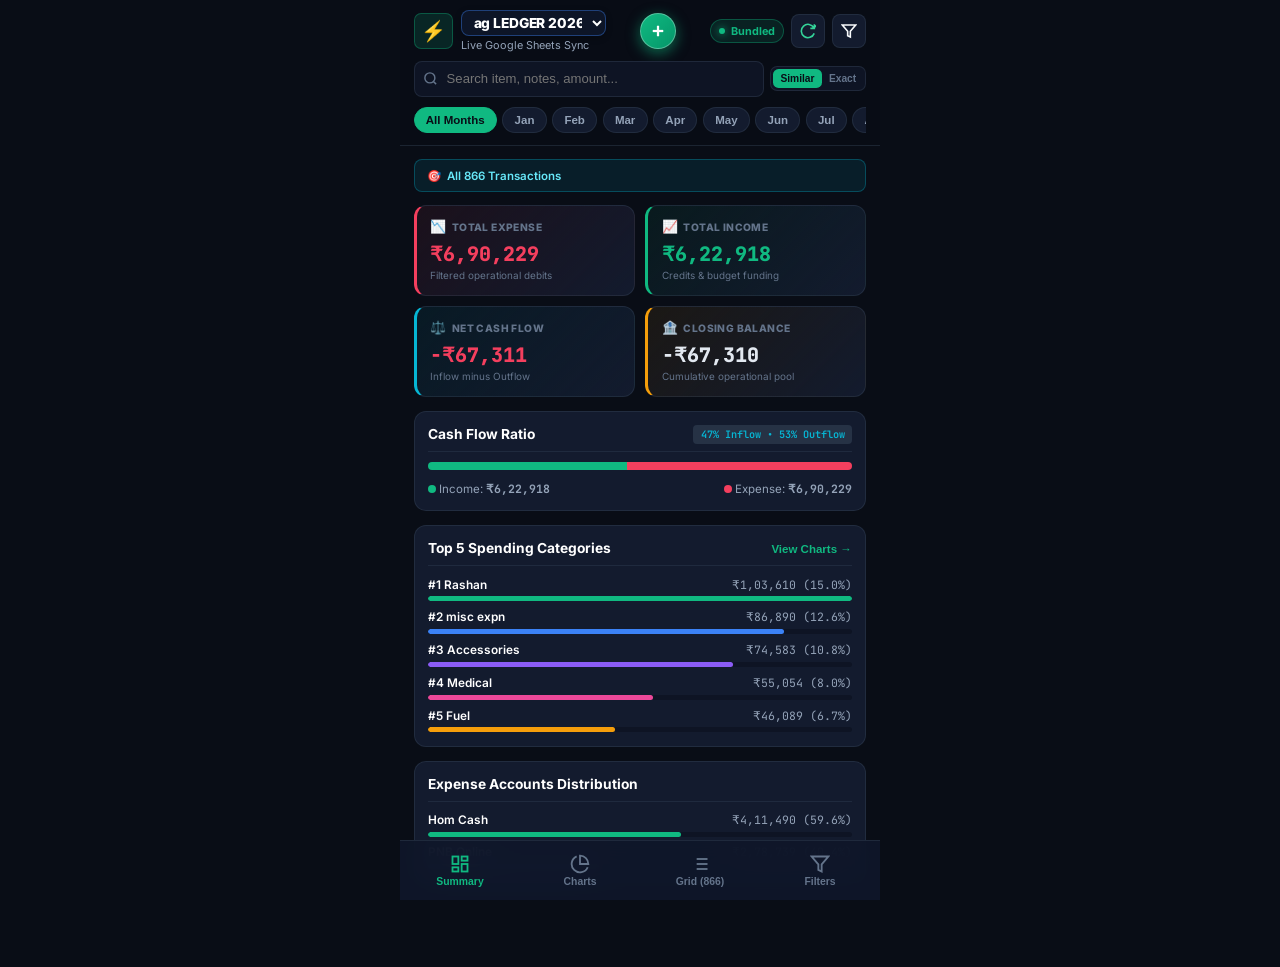
<file: version_backups/v1.3.0_stable_production/index.html>
<!DOCTYPE html>
<html lang="en">
<head>
  <meta charset="UTF-8">
  <meta name="viewport" content="width=device-width, initial-scale=1.0, maximum-scale=5.0, user-scalable=yes, viewport-fit=cover">
  <meta name="theme-color" content="#090d16">
  <meta name="apple-mobile-web-app-capable" content="yes">
  <meta name="apple-mobile-web-app-status-bar-style" content="black-translucent">
  <meta name="description" content="Mobile-First Ledger Analytics Dashboard for Samsung Galaxy S25 Ultra - Live Google Sheets Sync">
  <title>Ledger Mobile Dashboard | ag LEDGER 2026</title>

  <!-- Modern Typography (Inter & JetBrains Mono) -->
  <link rel="preconnect" href="https://fonts.googleapis.com">
  <link rel="preconnect" href="https://fonts.gstatic.com" crossorigin>
  <link href="https://fonts.googleapis.com/css2?family=Inter:wght@400;500;600;700;800&family=JetBrains+Mono:wght@500;600;700&display=swap" rel="stylesheet">

  <link rel="stylesheet" href="mobile.css?v=20261012_dual_sheet">
</head>
<body class="mobile-body">
  <div class="mobile-app-shell">

    <!-- ========================================================================= -->
    <!-- 1. TOP MOBILE HEADER (STICKY)                                             -->
    <!-- ========================================================================= -->
    <header class="mobile-top-header" id="mobileTopHeader">
      <div class="header-status-row">
        <div class="header-brand-wrap">
          <span class="app-icon">⚡</span>
          <div class="header-sheet-selector-wrap">
            <select id="mobileSheetSelector" class="header-sheet-select" aria-label="Select Ledger Sheet" title="Switch between Google Sheets">
              <option value="sheet1">ag LEDGER 2026</option>
              <option value="sheet2">w LEDGER 2026 n</option>
            </select>
            <p class="app-subtitle" id="headerSyncSubtitle">Live Google Sheets Sync</p>
          </div>
        </div>
        <!-- Center Green Round Add Button (Like Previous FAB Icon) -->
        <button id="headerAddTxBtn" class="header-center-add-btn" aria-label="Add Transaction" title="Quick Add Transaction" type="button">
          <svg viewBox="0 0 24 24" width="18" height="18" fill="none" stroke="currentColor" stroke-width="3">
            <line x1="12" y1="5" x2="12" y2="19"></line>
            <line x1="5" y1="12" x2="19" y2="12"></line>
          </svg>
        </button>

        <div class="header-actions-wrap">
          <!-- Live Sync Status Pill -->
          <div class="live-pill" id="liveSyncStatusPill" title="Live status with Google Sheets">
            <span class="live-dot-pulse"></span>
            <span id="syncStatusLabel">Live</span>
          </div>

          <!-- 1-Tap Live Sync Button -->
          <button id="mobileSyncBtn" class="header-icon-btn sync-btn" aria-label="Sync Google Sheets" title="Sync Live Sheets">
            <svg id="mobileSyncIcon" viewBox="0 0 24 24" width="16" height="16" fill="none" stroke="currentColor" stroke-width="2.4"><path d="M21.5 2v6h-6M21.34 15.57a10 10 0 1 1-.57-8.38l5.67-5.19"/></svg>
          </button>

          <!-- Filter Drawer Trigger Button -->
          <button id="openFilterDrawerBtn" class="header-icon-btn filter-btn" aria-label="Toggle Filters Summary" title="Filter Options" type="button">
            <svg viewBox="0 0 24 24" width="16" height="16" fill="none" stroke="currentColor" stroke-width="2.4"><polygon points="22 3 2 3 10 12.46 10 19 14 21 14 12.46 22 3"/></svg>
            <span class="filter-count-badge hidden" id="activeFilterBadge">0</span>
          </button>
        </div>
      </div>

      <!-- Quick Search Bar (Collapsible or compact) -->
      <div class="mobile-search-bar-wrap">
        <div class="search-input-box">
          <svg class="search-glass-icon" viewBox="0 0 24 24" width="15" height="15" fill="none" stroke="currentColor" stroke-width="2.3"><circle cx="11" cy="11" r="8"></circle><line x1="21" y1="21" x2="16.65" y2="16.65"></line></svg>
          <input type="text" id="mobileSearchInput" placeholder="Search item, notes, amount..." class="search-input" autocomplete="off">
          <button id="mobileClearSearchBtn" class="clear-search-btn hidden" aria-label="Clear search">×</button>
        </div>
        <div class="search-mode-pill-group">
          <button type="button" class="mode-pill active" id="btnModeSimilar" data-mode="similar">Similar</button>
          <button type="button" class="mode-pill" id="btnModeExact" data-mode="exact">Exact</button>
        </div>
      </div>

      <!-- Quick Filter Chips Scrollbar (Horizontal Swipeable) -->
      <nav class="quick-chips-scroll" id="quickChipsScroll" aria-label="Quick Filter Chips">
        <button class="chip-pill active" data-chip-type="month" data-value="All">All Months</button>
        <button class="chip-pill" data-chip-type="month" data-value="Jan">Jan</button>
        <button class="chip-pill" data-chip-type="month" data-value="Feb">Feb</button>
        <button class="chip-pill" data-chip-type="month" data-value="Mar">Mar</button>
        <button class="chip-pill" data-chip-type="month" data-value="Apr">Apr</button>
        <button class="chip-pill" data-chip-type="month" data-value="May">May</button>
        <button class="chip-pill" data-chip-type="month" data-value="Jun">Jun</button>
        <button class="chip-pill" data-chip-type="month" data-value="Jul">Jul</button>
        <button class="chip-pill" data-chip-type="month" data-value="Aug">Aug</button>
        <button class="chip-pill" data-chip-type="month" data-value="Sep">Sep</button>
        <button class="chip-pill" data-chip-type="month" data-value="Oct">Oct</button>
        <button class="chip-pill" data-chip-type="month" data-value="Nov">Nov</button>
        <button class="chip-pill" data-chip-type="month" data-value="Dec">Dec</button>
        <span class="chip-divider"></span>
        <button class="chip-pill special-income-pill" id="chipIncomeOnly" data-toggle="income-only">💚 Only Income</button>
        <button class="chip-pill" data-chip-type="person" data-value="Honey">Honey</button>
        <button class="chip-pill" data-chip-type="person" data-value="Trishaa">Trishaa</button>
      </nav>
    
      <!-- View-Only Collapsible Filter Details Pop-Up Menu -->
      <div class="filter-details-popup hidden" id="filterDetailsPopup" role="dialog" aria-label="Filtered Values Details">
        <div class="filter-popup-header">
          <div class="popup-title-group">
            <svg viewBox="0 0 24 24" width="15" height="15" fill="none" stroke="currentColor" stroke-width="2.4" style="color: var(--cyan);"><polygon points="22 3 2 3 10 12.46 10 19 14 21 14 12.46 22 3"/></svg>
            <h4 class="popup-title">Filtered Values Details</h4>
          </div>
          <span class="popup-view-only-badge">View Only</span>
          <button class="popup-close-btn" id="closeFilterPopupBtn" onclick="window.toggleFilterMenu(event)" title="Close Pop-up" type="button">✕</button>
        </div>

        <div class="filter-popup-summary-bar">
          <div class="popup-sum-item">
            <span class="sum-lbl">Records</span>
            <strong class="sum-val font-mono" id="popupFilterCount">0</strong>
          </div>
          <div class="popup-sum-item">
            <span class="sum-lbl">Expense</span>
            <strong class="sum-val font-mono text-rose-400" id="popupFilterExpense">₹0</strong>
          </div>
          <div class="popup-sum-item">
            <span class="sum-lbl">Income</span>
            <strong class="sum-val font-mono text-emerald-400" id="popupFilterIncome">₹0</strong>
          </div>
        </div>

        <div class="filter-popup-details-list" id="filterPopupDetailsList">
          <!-- Dynamically populated key-value rows -->
        </div>

        <div class="filter-popup-footer">
          <button class="popup-reset-btn" id="popupResetFiltersBtn" onclick="window.resetFromPopup(event)" type="button">
            Reset Filters
          </button>
          <button class="popup-minimize-btn" id="popupMinimizeBtn" onclick="window.toggleFilterMenu(event)" type="button">
            Minimize ▲
          </button>
        </div>
      </div>

    </header>

    <!-- ========================================================================= -->
    <!-- 2. MAIN APP CONTENT CONTAINER (PAGES SWITCHED BY BOTTOM BAR)              -->
    <!-- ========================================================================= -->
    <main class="mobile-main-content" id="mobileMainContent">

      <!-- ======================================================================= -->
      <!-- TAB 1: 📊 OVERVIEW & KPIS                                               -->
      <!-- ======================================================================= -->
      <section class="mobile-tab-view active" id="tabViewOverview">
        
        <!-- Active Filter Indicator Banner -->
        <div class="active-filter-banner" id="activeFilterBanner">
          <div class="filter-summary-text">
            <span class="filter-icon">🎯</span>
            <span id="overviewFilterSummary">All 866 Transactions</span>
          </div>
          <button id="bannerResetBtn" class="banner-reset-link hidden">Reset</button>
        </div>

        <!-- 4 Primary KPI Metric Cards (Glow / Modern Glassmorphism) -->
        <div class="kpi-grid-container">
          
          <!-- KPI 1: FILTERED TOTAL EXPENSE -->
          <div class="kpi-card kpi-expense">
            <div class="kpi-card-header">
              <span class="kpi-tag-icon">📉</span>
              <span class="kpi-tag-name">TOTAL EXPENSE</span>
            </div>
            <div class="kpi-card-value font-mono text-rose-400" id="kpiTotalExpense">₹0</div>
            <div class="kpi-card-sub">Filtered operational debits</div>
          </div>

          <!-- KPI 2: FILTERED TOTAL INCOME -->
          <div class="kpi-card kpi-income">
            <div class="kpi-card-header">
              <span class="kpi-tag-icon">📈</span>
              <span class="kpi-tag-name">TOTAL INCOME</span>
            </div>
            <div class="kpi-card-value font-mono text-emerald-400" id="kpiTotalIncome">₹0</div>
            <div class="kpi-card-sub">Credits & budget funding</div>
          </div>

          <!-- KPI 3: FILTERED NET BALANCE -->
          <div class="kpi-card kpi-net">
            <div class="kpi-card-header">
              <span class="kpi-tag-icon">⚖️</span>
              <span class="kpi-tag-name">NET CASH FLOW</span>
            </div>
            <div class="kpi-card-value font-mono text-cyan-300" id="kpiNetBalance">₹0</div>
            <div class="kpi-card-sub">Inflow minus Outflow</div>
          </div>

          <!-- KPI 4: CLOSING BALANCE -->
          <div class="kpi-card kpi-balance">
            <div class="kpi-card-header">
              <span class="kpi-tag-icon">🏦</span>
              <span class="kpi-tag-name">CLOSING BALANCE</span>
            </div>
            <div class="kpi-card-value font-mono text-slate-200" id="kpiClosingBalance">₹0</div>
            <div class="kpi-card-sub">Cumulative operational pool</div>
          </div>

        </div>

        <!-- Cash Flow Health Meter -->
        <div class="section-card">
          <div class="section-card-header">
            <h3 class="section-card-title">Cash Flow Ratio</h3>
            <span class="section-badge font-mono" id="cashFlowRatioBadge">0% Inflow</span>
          </div>
          <div class="ratio-bar-track">
            <div class="ratio-fill-income" id="ratioFillIncome" style="width: 50%" title="Income"></div>
            <div class="ratio-fill-expense" id="ratioFillExpense" style="width: 50%" title="Expense"></div>
          </div>
          <div class="ratio-legend-row">
            <span class="ratio-lbl-in"><span class="dot-in"></span> Income: <strong id="ratioIncText" class="font-mono">₹0</strong></span>
            <span class="ratio-lbl-out"><span class="dot-out"></span> Expense: <strong id="ratioExpText" class="font-mono">₹0</strong></span>
          </div>
        </div>

        <!-- Top Spending Categories Mini-List (Quick View) -->
        <div class="section-card">
          <div class="section-card-header">
            <h3 class="section-card-title">Top 5 Spending Categories</h3>
            <button class="section-action-link" id="linkToChartsTab">View Charts →</button>
          </div>
          <div class="top-categories-list" id="topCategoriesMiniList">
            <!-- Dynamically populated -->
          </div>
        </div>

        <!-- Top Spending Accounts (Hom Cash vs PNB Online) -->
        <div class="section-card">
          <div class="section-card-header">
            <h3 class="section-card-title">Expense Accounts Distribution</h3>
          </div>
          <div class="account-progress-list" id="accountProgressMiniList">
            <!-- Dynamically populated -->
          </div>
        </div>

      </section>

      <!-- ======================================================================= -->
      <!-- TAB 2: 🍩 VISUAL CHARTS & MATRICES                                      -->
      <!-- ======================================================================= -->
      <section class="mobile-tab-view" id="tabViewCharts">
        
        <!-- DONUT CHART 1: EXPENSES BY CATEGORY -->
        <div class="section-card">
          <div class="section-card-header">
            <div class="title-with-icon">
              <svg class="text-emerald-400" viewBox="0 0 24 24" width="16" height="16" fill="none" stroke="currentColor" stroke-width="2.3"><path d="M21.21 15.89A10 10 0 1 1 8 2.83"></path><path d="M22 12A10 10 0 0 0 12 2v10z"></path></svg>
              <h3 class="section-card-title" id="mobileCatDonutCardTitle">Expenses by Category</h3>
            </div>
            <div class="panel-badge-group">
              <button id="btnResetCategoryChart" class="chart-back-btn hidden" onclick="window.resetCategoryChartFilter(event)" title="Go back / Undo Category filter" type="button">
                <svg viewBox="0 0 24 24" width="13" height="13" fill="none" stroke="currentColor" stroke-width="2.6"><path d="M9 14L4 9l5-5"/><path d="M4 9h11a4 4 0 0 1 4 4v3"/></svg>
                <span>↩ Back</span>
              </button>
              <span class="section-badge">Chart 1</span>
            </div>
          </div>

          <div class="donut-interactive-container">
            <div class="donut-svg-stage">
              <svg id="mobileCategoryDonutSvg" viewBox="0 0 200 200" class="donut-svg-el"></svg>
              <div class="donut-center-readout" id="mobileCatDonutCenter">
                <span class="center-type" id="mobileCatDonutCenterType">Expense</span>
                <span class="center-num font-mono" id="mobileCatDonutAmount">₹0</span>
                <span class="center-name" id="mobileCatDonutLabel">All Categories</span>
              </div>
            </div>
            <div class="donut-legend-scroll" id="mobileCategoryLegend">
              <!-- Dynamically rendered -->
            </div>
          </div>
          <!-- Inline Transaction Grid / List for Selected Category -->
          <div class="donut-transactions-panel hidden" id="catDonutTxPanel">
            <div class="donut-tx-header">
              <div class="donut-tx-title-wrap">
                <span class="donut-tx-dot" style="background-color: var(--emerald)"></span>
                <span class="donut-tx-title" id="catDonutTxTitle">Category Transactions</span>
                <span class="donut-tx-badge font-mono" id="catDonutTxCountBadge">0</span>
              </div>
              <div class="donut-tx-controls-right">
                <!-- Sort Trigger -->
                <select id="catDonutSortSelect" class="mobile-sort-dropdown donut-sort-dropdown" aria-label="Sort Category Transactions">
                  <option value="date_desc">Date (Newest)</option>
                  <option value="date_asc">Date (Oldest)</option>
                  <option value="exp_desc">Expense (High → Low)</option>
                  <option value="inc_desc">Income (High → Low)</option>
                  <option value="bal_desc">Balance (High → Low)</option>
                  <option value="item_asc">Description (A → Z)</option>
                  <option value="cat_asc">Category (A → Z)</option>
                </select>

                <!-- Table / Cards Toggle -->
                <button id="btnToggleCatDisplayMode" class="display-mode-btn" title="Toggle Cards / Table" type="button">
                  <svg viewBox="0 0 24 24" width="13" height="13" fill="none" stroke="currentColor" stroke-width="2.3"><rect x="3" y="3" width="7" height="7"></rect><rect x="14" y="3" width="7" height="7"></rect><rect x="14" y="14" width="7" height="7"></rect><rect x="3" y="14" width="7" height="7"></rect></svg>
                </button>

                <!-- Minimize Button -->
                <button id="btnMinimizeCatTx" class="donut-tx-minimize-btn" onclick="window.minimizeCatTransactions(event)" title="Minimize grid visuals" type="button">
                  <span>− Minimize</span>
                </button>
              </div>
            </div>

            <!-- 1. Cards View -->
            <div class="donut-tx-list-scroll" id="catDonutTxList">
              <!-- Dynamically populated transaction cards -->
            </div>

            <!-- 2. Dense Table View -->
            <div class="mobile-table-scroll-wrap donut-tx-table-wrap hidden" id="catDonutTableWrap">
              <table class="mobile-dense-table">
                <thead>
                  <tr>
                    <th>Date</th>
                    <th>By</th>
                    <th>For</th>
                    <th>Item</th>
                    <th>Category</th>
                    <th class="text-right">Expense</th>
                    <th>Notes</th>
                    <th class="text-right">Income</th>
                    <th>Account</th>
                    <th class="text-right">Balance</th>
                  </tr>
                </thead>
                <tbody id="catDonutTableTbody" class="donut-table-tbody"></tbody>
              </table>
            </div>
          </div>

        </div>

        <!-- DONUT CHART 2: EXPENSES BY ACCOUNT -->
        <div class="section-card">
          <div class="section-card-header">
            <div class="title-with-icon">
              <svg class="text-cyan-400" viewBox="0 0 24 24" width="16" height="16" fill="none" stroke="currentColor" stroke-width="2.3"><rect x="2" y="4" width="20" height="16" rx="2"></rect><line x1="6" y1="12" x2="10" y2="12"></line></svg>
              <h3 class="section-card-title" id="mobileAccDonutCardTitle">Expenses by Account</h3>
            </div>
            <div class="panel-badge-group">
              <button id="btnResetAccountChart" class="chart-back-btn hidden" onclick="window.resetAccountChartFilter(event)" title="Go back / Undo Account filter" type="button">
                <svg viewBox="0 0 24 24" width="13" height="13" fill="none" stroke="currentColor" stroke-width="2.6"><path d="M9 14L4 9l5-5"/><path d="M4 9h11a4 4 0 0 1 4 4v3"/></svg>
                <span>↩ Back</span>
              </button>
              <span class="section-badge">Chart 2</span>
            </div>
          </div>

          <div class="donut-interactive-container">
            <div class="donut-svg-stage">
              <svg id="mobileAccountDonutSvg" viewBox="0 0 200 200" class="donut-svg-el"></svg>
              <div class="donut-center-readout" id="mobileAccDonutCenter">
                <span class="center-type" id="mobileAccDonutCenterType">Account</span>
                <span class="center-num font-mono" id="mobileAccDonutAmount">₹0</span>
                <span class="center-name" id="mobileAccDonutLabel">All Accounts</span>
              </div>
            </div>
            <div class="donut-legend-scroll" id="mobileAccountLegend">
              <!-- Dynamically rendered -->
            </div>
          </div>
          <!-- Inline Transaction Grid / List for Selected Account -->
          <div class="donut-transactions-panel hidden" id="accDonutTxPanel">
            <div class="donut-tx-header">
              <div class="donut-tx-title-wrap">
                <span class="donut-tx-dot" style="background-color: var(--cyan)"></span>
                <span class="donut-tx-title" id="accDonutTxTitle">Account Transactions</span>
                <span class="donut-tx-badge font-mono" id="accDonutTxCountBadge">0</span>
              </div>
              <div class="donut-tx-controls-right">
                <!-- Sort Trigger -->
                <select id="accDonutSortSelect" class="mobile-sort-dropdown donut-sort-dropdown" aria-label="Sort Account Transactions">
                  <option value="date_desc">Date (Newest)</option>
                  <option value="date_asc">Date (Oldest)</option>
                  <option value="exp_desc">Expense (High → Low)</option>
                  <option value="inc_desc">Income (High → Low)</option>
                  <option value="bal_desc">Balance (High → Low)</option>
                  <option value="item_asc">Description (A → Z)</option>
                  <option value="cat_asc">Category (A → Z)</option>
                </select>

                <!-- Table / Cards Toggle -->
                <button id="btnToggleAccDisplayMode" class="display-mode-btn" title="Toggle Cards / Table" type="button">
                  <svg viewBox="0 0 24 24" width="13" height="13" fill="none" stroke="currentColor" stroke-width="2.3"><rect x="3" y="3" width="7" height="7"></rect><rect x="14" y="3" width="7" height="7"></rect><rect x="14" y="14" width="7" height="7"></rect><rect x="3" y="14" width="7" height="7"></rect></svg>
                </button>

                <!-- Minimize Button -->
                <button id="btnMinimizeAccTx" class="donut-tx-minimize-btn" onclick="window.minimizeAccTransactions(event)" title="Minimize grid visuals" type="button">
                  <span>− Minimize</span>
                </button>
              </div>
            </div>

            <!-- 1. Cards View -->
            <div class="donut-tx-list-scroll" id="accDonutTxList">
              <!-- Dynamically populated transaction cards -->
            </div>

            <!-- 2. Dense Table View -->
            <div class="mobile-table-scroll-wrap donut-tx-table-wrap hidden" id="accDonutTableWrap">
              <table class="mobile-dense-table">
                <thead>
                  <tr>
                    <th>Date</th>
                    <th>By</th>
                    <th>For</th>
                    <th>Item</th>
                    <th>Category</th>
                    <th class="text-right">Expense</th>
                    <th>Notes</th>
                    <th class="text-right">Income</th>
                    <th>Account</th>
                    <th class="text-right">Balance</th>
                  </tr>
                </thead>
                <tbody id="accDonutTableTbody" class="donut-table-tbody"></tbody>
              </table>
            </div>
          </div>

        </div>

        <!-- CATEGORY MATRIX TABLE (COLUMNS S10:T) -->
        <div class="section-card">
          <div class="section-card-header">
            <h3 class="section-card-title" id="mobileCatMatrixTitle">Category Matrix (S10:T)</h3>
            <span class="section-badge font-mono" id="catMatrixCountBadge">0 items</span>
          </div>
          <div class="matrix-table-scrollbox">
            <table class="mobile-matrix-table">
              <thead>
                <tr>
                  <th class="text-left">Category</th>
                  <th class="text-right" id="mobileCatMatrixThAmount">Total Expense</th>
                  <th class="text-right">% Share</th>
                </tr>
              </thead>
              <tbody id="mobileCategoryMatrixTbody"></tbody>
            </table>
          </div>
        </div>

        <!-- EXPENSE ACCOUNT MATRIX TABLE (COLUMNS U10:V) -->
        <div class="section-card">
          <div class="section-card-header">
            <h3 class="section-card-title" id="mobileAccMatrixTitle">Expense Account Matrix (U10:V)</h3>
          </div>
          <div class="matrix-table-scrollbox">
            <table class="mobile-matrix-table">
              <thead>
                <tr>
                  <th class="text-left" id="mobileAccMatrixThCol">Account</th>
                  <th class="text-right" id="mobileAccMatrixThAmount">Total Expense</th>
                  <th class="text-right">% Share</th>
                </tr>
              </thead>
              <tbody id="mobileAccountMatrixTbody"></tbody>
            </table>
          </div>
        </div>

        <!-- MONTHLY CASH FLOW DUAL PROGRESS BARS -->
        <div class="section-card">
          <div class="section-card-header">
            <h3 class="section-card-title">Monthly Flow Dual Bars</h3>
          </div>
          <div class="monthly-bars-stack" id="mobileMonthlyBarsContainer">
            <!-- Dynamically populated -->
          </div>
        </div>

      </section>

      <!-- ======================================================================= -->
      <!-- TAB 3: 📋 TRANSACTIONS LEDGER (DATA GRID)                               -->
      <!-- ======================================================================= -->
      <section class="mobile-tab-view" id="tabViewLedger">
        
        <!-- Ledger Header Controls -->
        <div class="ledger-controls-header">
          <div class="ledger-meta-left">
            <span class="ledger-badge">📋 Result Grid</span>
            <span class="ledger-count font-mono" id="ledgerCountPill">866 records</span>
          </div>

          <div class="ledger-meta-right">
            <!-- Sort Trigger -->
            <select id="mobileSortSelect" class="mobile-sort-dropdown" aria-label="Sort Transactions">
              <option value="date_desc">Date (Newest)</option>
              <option value="date_asc">Date (Oldest)</option>
              <option value="exp_desc">Expense (High → Low)</option>
              <option value="inc_desc">Income (High → Low)</option>
              <option value="bal_desc">Balance (High → Low)</option>
              <option value="item_asc">Description (A → Z)</option>
              <option value="cat_asc">Category (A → Z)</option>
            </select>

            <!-- Table / Cards Toggle -->
            <button id="btnToggleDisplayMode" class="display-mode-btn" title="Toggle Cards / Table">
              <svg viewBox="0 0 24 24" width="14" height="14" fill="none" stroke="currentColor" stroke-width="2.3"><rect x="3" y="3" width="7" height="7"></rect><rect x="14" y="3" width="7" height="7"></rect><rect x="14" y="14" width="7" height="7"></rect><rect x="3" y="14" width="7" height="7"></rect></svg>
            </button>
          </div>
        </div>

        <!-- 3.1 Mobile Cards Stream View (Default for Mobile Phones) -->
        <div class="mobile-transactions-stream" id="transactionsCardsStream">
          <!-- Dynamically populated transaction cards -->
        </div>

        <!-- 3.2 Mobile Dense Table View (Alternative) -->
        <div class="mobile-table-scroll-wrap hidden" id="transactionsTableWrap">
          <table class="mobile-dense-table">
            <thead>
              <tr>
                <th>Date</th>
                <th>By</th>
                <th>For</th>
                <th>Item</th>
                <th>Category</th>
                <th class="text-right">Expense (₹)</th>
                <th>Notes</th>
                <th class="text-right">Credit (₹)</th>
                <th>Account</th>
                <th class="text-right">Balance</th>
              </tr>
            </thead>
            <tbody id="mobileDenseTbody"></tbody>
          </table>
        </div>

        <!-- Load More Pagination -->
        <div class="ledger-pagination-bar">
          <div class="page-count-text" id="ledgerPageCountText">Showing 50 of 866 records</div>
          <div class="page-action-btns">
            <button id="mobileLoadMoreBtn" class="mobile-page-btn">Load More (50)</button>
            <button id="mobileShowAllBtn" class="mobile-page-btn secondary">Show All</button>
          </div>
        </div>

      </section>

      <!-- ======================================================================= -->
      <!-- TAB 4: ⚙️ ADVANCED FILTERS (BOTTOM SHEET / FULL VIEW)                   -->
      <!-- ======================================================================= -->
      <section class="mobile-tab-view" id="tabViewFilters">
        <div class="filter-panel-card">
          <div class="filter-panel-top">
            <div style="display:flex; align-items:center; gap:0.55rem;">
              <button id="closeFiltersPanelBtn" class="filter-close-action" onclick="window.toggleFilterMenu(event)" title="Close Filters" type="button">✕ Close</button>
              <h2 class="filter-panel-heading">Interactive Filters</h2>
            </div>
            <button id="filtersPanelResetBtn" class="filter-reset-action">Reset All</button>
          </div>

          <div class="filters-form-body">
            
            <!-- Month -->
            <div class="form-field-group">
              <label for="drawerMonthSelect" class="form-label">Month Filter</label>
              <select id="drawerMonthSelect" class="form-select">
                <option value="All">All Months</option>
                <option value="Jan">Jan</option>
                <option value="Feb">Feb</option>
                <option value="Mar">Mar</option>
                <option value="Apr">Apr</option>
                <option value="May">May</option>
                <option value="Jun">Jun</option>
                <option value="Jul">Jul</option>
                <option value="Aug">Aug</option>
                <option value="Sep">Sep</option>
                <option value="Oct">Oct</option>
                <option value="Nov">Nov</option>
                <option value="Dec">Dec</option>
              </select>
            </div>

            <!-- Category -->
            <div class="form-field-group">
              <label for="drawerCategorySelect" class="form-label">Category Filter</label>
              <select id="drawerCategorySelect" class="form-select">
                <option value="All">All Categories</option>
              </select>
            </div>

            <!-- By (Person) -->
            <div class="form-field-group">
              <label for="drawerPersonSelect" class="form-label">By (Person)</label>
              <select id="drawerPersonSelect" class="form-select">
                <option value="All">All</option>
              </select>
            </div>

            <!-- For (Purpose) -->
            <div class="form-field-group">
              <label for="drawerForSelect" class="form-label">For (Purpose)</label>
              <select id="drawerForSelect" class="form-select">
                <option value="All">All</option>
              </select>
            </div>

            <!-- Expense Account -->
            <div class="form-field-group">
              <label for="drawerExpenseAccSelect" class="form-label">Expense Account</label>
              <select id="drawerExpenseAccSelect" class="form-select">
                <option value="All">All Accounts</option>
              </select>
            </div>

            <!-- Income Account -->
            <div class="form-field-group">
              <label for="drawerIncomeAccSelect" class="form-label">Income Account</label>
              <select id="drawerIncomeAccSelect" class="form-select">
                <option value="All">All Banks</option>
              </select>
            </div>

            <!-- Special Toggle: Only Income Results (Cell J8) -->
            <div class="form-toggle-group">
              <div class="toggle-text">
                <span class="toggle-title">Only Income Results (J8)</span>
                <span class="toggle-subtitle">Display credits & budget transfers only</span>
              </div>
              <label class="switch-toggle" for="drawerIncomeOnlySwitch">
                <input type="checkbox" id="drawerIncomeOnlySwitch">
                <span class="slider-round"></span>
              </label>
            </div>

          </div>

          <div class="filter-apply-bar">
            <button id="applyFiltersBtn" class="apply-filters-btn">
              Apply Filters (<span id="applyCountPreview">866</span> Records)
            </button>
          </div>
        </div>
      </section>

    </main>

    <!-- ========================================================================= -->
    <!-- 3. MOBILE BOTTOM NAVIGATION BAR (FIXED AT BOTTOM FOR THUMB REACH)         -->
    <!-- ========================================================================= -->
    <nav class="mobile-bottom-nav" id="mobileBottomNav" aria-label="Mobile Navigation">
      
      <button class="nav-tab-item active" id="btnNavOverview" data-target="tabViewOverview">
        <svg class="nav-icon" viewBox="0 0 24 24" width="20" height="20" fill="none" stroke="currentColor" stroke-width="2.2"><rect x="3" y="3" width="7" height="9"></rect><rect x="14" y="3" width="7" height="5"></rect><rect x="14" y="12" width="7" height="9"></rect><rect x="3" y="16" width="7" height="5"></rect></svg>
        <span class="nav-label">Summary</span>
      </button>

      <button class="nav-tab-item" id="btnNavCharts" data-target="tabViewCharts">
        <svg class="nav-icon" viewBox="0 0 24 24" width="20" height="20" fill="none" stroke="currentColor" stroke-width="2.2"><path d="M21.21 15.89A10 10 0 1 1 8 2.83"></path><path d="M22 12A10 10 0 0 0 12 2v10z"></path></svg>
        <span class="nav-label">Charts</span>
      </button>

      <button class="nav-tab-item" id="btnNavLedger" data-target="tabViewLedger">
        <svg class="nav-icon" viewBox="0 0 24 24" width="20" height="20" fill="none" stroke="currentColor" stroke-width="2.2"><line x1="8" y1="6" x2="21" y2="6"></line><line x1="8" y1="12" x2="21" y2="12"></line><line x1="8" y1="18" x2="21" y2="18"></line><line x1="3" y1="6" x2="3.01" y2="6"></line><line x1="3" y1="12" x2="3.01" y2="12"></line><line x1="3" y1="18" x2="3.01" y2="18"></line></svg>
        <span class="nav-label">Grid (<span id="navRecordBadge">866</span>)</span>
      </button>

      <button class="nav-tab-item" id="btnNavFilters" data-target="tabViewFilters" onclick="window.handleNavFilterClick(event)" type="button">
        <svg class="nav-icon" viewBox="0 0 24 24" width="20" height="20" fill="none" stroke="currentColor" stroke-width="2.2"><polygon points="22 3 2 3 10 12.46 10 19 14 21 14 12.46 22 3"/></svg>
        <span class="nav-label">Filters</span>
      </button>

    </nav>

    <!-- Transaction Detail Sheet Modal (Slide up on card tap) -->
    <div class="modal-backdrop hidden" id="transactionModalBackdrop">
      <div class="modal-sheet" id="transactionModalSheet">
        <div class="sheet-drag-handle"></div>
        <div class="sheet-header">
          <h3 class="sheet-title" id="modalItemTitle">Transaction Details</h3>
          <button id="closeModalBtn" class="sheet-close-btn">×</button>
        </div>
        <div class="sheet-content" id="modalSheetContent"></div>
        <div class="sheet-footer-actions">
          <button id="btnEditFromDetail" class="btn-sheet-edit" type="button">
            <svg viewBox="0 0 24 24" width="16" height="16" fill="none" stroke="currentColor" stroke-width="2.2"><path d="M12 20h9"></path><path d="M16.5 3.5a2.121 2.121 0 0 1 3 3L7 19l-4 1 1-4L16.5 3.5z"></path></svg>
            <span>Edit Transaction</span>
          </button>
        </div>
      </div>
    </div>

    <!-- Live Toast Notification -->

    <!-- Edit / Add Transaction Sheet Modal (Slide up on long-tap or edit tap) -->
    <div class="modal-backdrop hidden" id="editTransactionModalBackdrop">
      <div class="modal-sheet" id="editTransactionModalSheet">
        <div class="sheet-drag-handle"></div>
        <div class="sheet-header">
          <div>
            <h3 class="sheet-title" id="editModalHeaderTitle">✏️ Edit Transaction</h3>
            <span class="sheet-sub-badge" id="editModalRowBadge">Sheet: LEDGER • Row #--</span>
          </div>
          <button id="closeEditModalBtn" class="sheet-close-btn" type="button">×</button>
        </div>
        
        <form id="editTxForm" class="edit-sheet-form" onsubmit="return false;">
          <input type="hidden" id="editTxRowIndex" value="">
          <input type="hidden" id="editTxSheetRow" value="">

          <div class="form-row form-grid-2">
            <div class="form-group">
              <label for="editTxDate" class="form-label">Date</label>
              <div class="date-input-container">
                <input type="text" id="editTxDate" class="form-input" placeholder="e.g. 4-Jan-2026" required autocomplete="off">
                <button type="button" id="editTxCalendarBtn" class="calendar-picker-btn" title="Open Calendar" aria-label="Open Calendar">📅</button>
                <input type="date" id="editTxHiddenDatePicker" class="hidden-native-date-picker" tabindex="-1">
              </div>
            </div>
            <div class="form-group">
              <label for="editTxBy" class="form-label">By (Person)</label>
              <select id="editTxBy" class="form-select">
                <option value="Honey">Honey</option>
                <option value="Trishaa">Trishaa</option>
                <option value="Maa">Maa</option>
              </select>
            </div>
          </div>

          <div class="form-row form-grid-2">
            <div class="form-group">
              <label for="editTxFor" class="form-label">For (Purpose)</label>
              <select id="editTxFor" class="form-select">
                <option value="Home">Home</option>
                <option value="Work">Work</option>
                <option value="Budget">Budget</option>
                <option value="Honey">Honey</option>
                <option value="Trishaa">Trishaa</option>
                <option value="Maa">Maa</option>
                <option value="Outer">Outer</option>
                <option value="Staying">Staying</option>
                <option value="__custom__">✏️ Other / Custom Purpose...</option>
              </select>
              <input type="text" id="editTxForCustom" class="form-input hidden" placeholder="Enter custom purpose" style="margin-top: 0.35rem;">
            </div>
            <div class="form-group autocomplete-wrapper">
              <label for="editTxCat" class="form-label">Category</label>
              <input type="text" id="editTxCat" class="form-input" placeholder="Type or pick category..." autocomplete="off">
              <div id="editTxCatSuggestions" class="autocomplete-dropdown hidden"></div>
            </div>
          </div>

          <div class="form-row">
            <div class="form-group autocomplete-wrapper">
              <label for="editTxItem" class="form-label">Item / Description</label>
              <input type="text" id="editTxItem" class="form-input" placeholder="Type item description (e.g. hair oil, sabji)..." required autocomplete="off">
              <div id="editTxItemSuggestions" class="autocomplete-dropdown hidden"></div>
            </div>
          </div>

          <!-- Transaction Type Pill Toggle -->
          <div class="form-row">
            <label class="form-label">Transaction Type</label>
            <div class="tx-type-pill-toggle">
              <button type="button" class="type-pill-btn active-expense" id="typePillExpense">💸 Expense Outflow</button>
              <button type="button" class="type-pill-btn" id="typePillIncome">💰 Income Inflow</button>
            </div>
          </div>

          <!-- Expense Group -->
          <div id="editGroupExpense" class="form-box-highlight expense-box">
            <div class="form-row form-grid-2">
              <div class="form-group">
                <label for="editTxAmtExp" class="form-label">Expense Amount (₹)</label>
                <input type="number" id="editTxAmtExp" class="form-input font-mono" step="any" placeholder="0">
              </div>
              <div class="form-group">
                <label for="editTxExpAcc" class="form-label">Expense Account</label>
                <select id="editTxExpAcc" class="form-select">
                  <option value="Hom Cash">Hom Cash</option>
                  <option value="Cash Earning E">Cash Earning E</option>
                  <option value="PNB Online">PNB Online</option>
                  <option value="Trishaa Cash">Trishaa Cash</option>
                  <option value="Trishaa Online Sav Acc">Trishaa Online Sav Acc</option>
                  <option value="Trishaa Online Current Acc">Trishaa Online Current Acc</option>
                  <option value="Trishaa GPay">Trishaa GPay</option>
                  <option value="CO Bank">CO Bank</option>
                  <option value="SBI Vil">SBI Vil</option>
                  <option value="PO Bk">PO Bk</option>
                  <option value="Maa SBI BK">Maa SBI BK</option>
                </select>
              </div>
            </div>
          </div>

          <!-- Income Group -->
          <div id="editGroupIncome" class="form-box-highlight income-box hidden">
            <div class="form-row form-grid-2">
              <div class="form-group">
                <label for="editTxAmtIn" class="form-label">Income / Credit (₹)</label>
                <input type="number" id="editTxAmtIn" class="form-input font-mono" step="any" placeholder="0">
              </div>
              <div class="form-group">
                <label for="editTxIncAcc" class="form-label">Income Account (Source of Money)</label>
                <select id="editTxIncAcc" class="form-select">
                  <option value="CO Bank">CO Bank</option>
                  <option value="PNB Bnk">PNB Bnk</option>
                  <option value="Trishaa Cash">Trishaa Cash</option>
                  <option value="Trishaa HDFC Sav Acc">Trishaa HDFC Sav Acc</option>
                  <option value="Trishaa HDFC Current Acc">Trishaa HDFC Current Acc</option>
                  <option value="Trishaa Savng GPay">Trishaa Savng GPay</option>
                  <option value="Cash Earning I">Cash Earning I</option>
                  <option value="SBI Vil">SBI Vil</option>
                  <option value="PO Bk">PO Bk</option>
                  <option value="Maa SBI BK">Maa SBI BK</option>
                  <option value="Trishaa Currnt GPay">Trishaa Currnt GPay</option>
                </select>
              </div>
            </div>
          </div>

          <div class="form-row">
            <div class="form-group">
              <label for="editTxInfo" class="form-label">Notes / Remarks</label>
              <input type="text" id="editTxInfo" class="form-input" placeholder="Memo / extra info">
            </div>
          </div>

          <div class="form-actions-row">
            <button type="button" id="btnCancelEditTx" class="btn-form-cancel">✕ Cancel</button>
            <button type="submit" id="btnSaveEditTx" class="btn-form-save">💾 Save Changes</button>
          </div>

                    <!-- Direct Google Sheet Webhook Sync Setting -->
          <div class="form-row" style="margin-top: 0.35rem;">
            <details style="background: rgba(15, 23, 42, 0.65); border: 1px dashed rgba(59, 130, 246, 0.4); border-radius: 0.55rem; padding: 0.45rem 0.65rem;">
              <summary style="font-size: 0.72rem; color: #60a5fa; cursor: pointer; font-weight: 700;">⚙️ Direct Sheet Write-Back Setting (Google Apps Script)</summary>
              <div style="display: flex; flex-direction: column; gap: 0.35rem; margin-top: 0.45rem;">
                <label class="form-label" style="font-size: 0.68rem;">Google Apps Script Web App URL:</label>
                <div style="display: flex; gap: 0.4rem;">
                  <input type="url" id="gasWebhookInput" class="form-input text-xs font-mono" placeholder="https://script.google.com/macros/s/.../exec" value="https://script.google.com/macros/s/AKfycbz5Een-L-ggrYaFtoyuRRePZzMXM2jXNih9fFVvbsUUl8389oceEyNUG8JJGlC_RKHpYQ/exec">
                  <button type="button" id="btnSaveWebhookUrl" class="btn-form-save" style="padding: 0.4rem 0.75rem; font-size: 0.75rem; white-space: nowrap;">Save URL</button>
                </div>
                <span id="gasWebhookStatusHint" style="font-size: 0.65rem; color: #34d399;">🟢 <strong>Connected!</strong> Edits and new entries write directly to your Google Sheet.</span>
              </div>
            </details>
          </div>

          <p class="edit-help-hint">
            ⚡ <strong>Long-Tap Active:</strong> Changes update dashboard metrics immediately and sync back to your Google Sheet.
          </p>
        </form>
      </div>
    </div>

    <div class="mobile-toast hidden" id="mobileToast"></div>

  </div>

  <!-- Offline Cache Fallback -->
  <script src="ledger-data.js?v=20261012_1745"></script>
  <!-- Dedicated Mobile App Logic -->
  <script src="mobile.js?v=20261012_dual_sheet"></script>
</body>
</html>
</file>
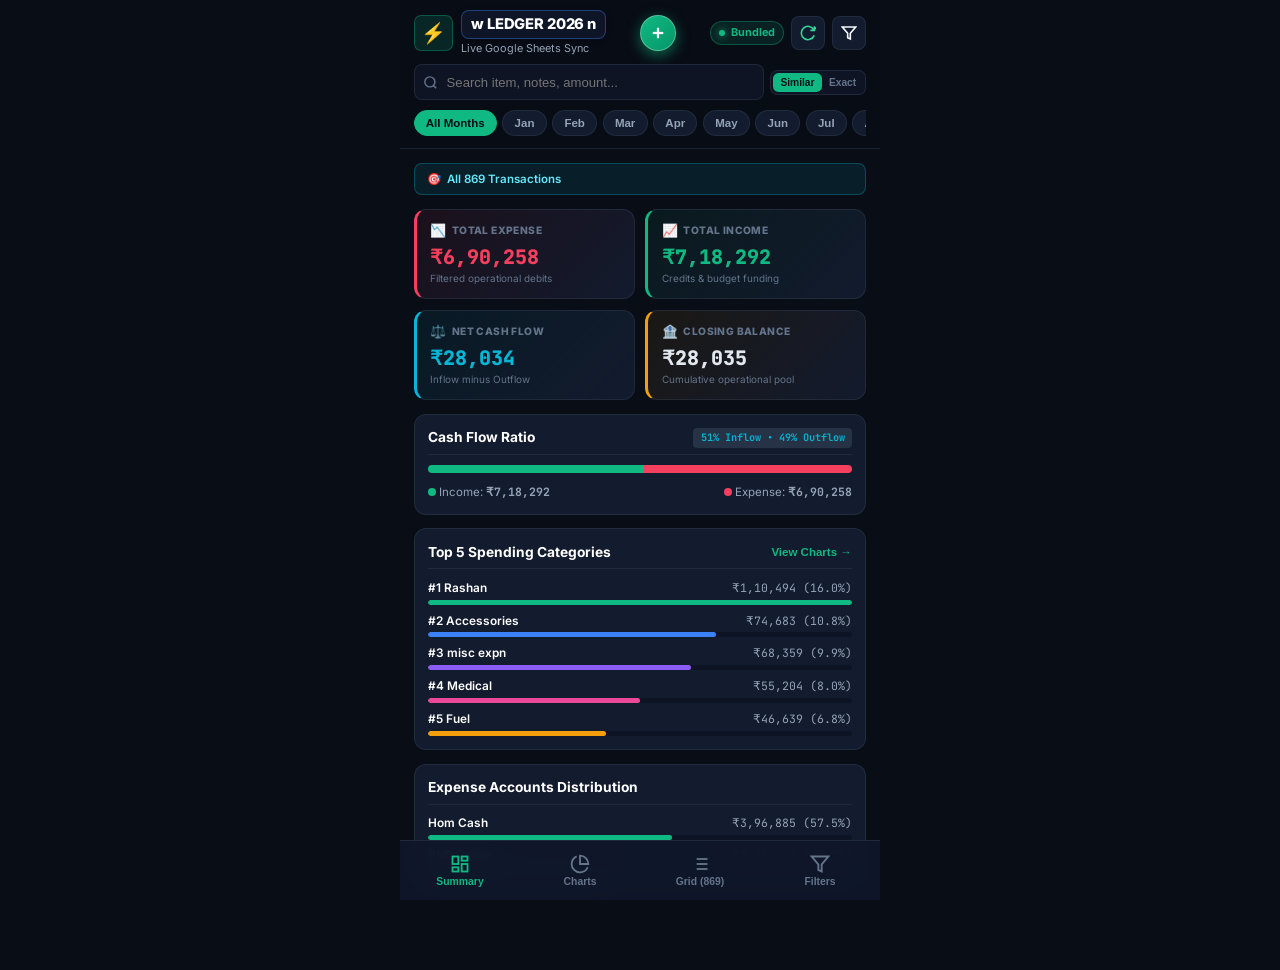
<file: version_backups/v1.4.0_w_ledger_migration/index.html>
<!DOCTYPE html>
<html lang="en">
<head>
  <meta charset="UTF-8">
  <meta name="viewport" content="width=device-width, initial-scale=1.0, maximum-scale=5.0, user-scalable=yes, viewport-fit=cover">
  <meta name="theme-color" content="#090d16">
  <meta name="apple-mobile-web-app-capable" content="yes">
  <meta name="apple-mobile-web-app-status-bar-style" content="black-translucent">
  <meta name="description" content="Mobile-First Ledger Analytics Dashboard for Samsung Galaxy S25 Ultra - Live Google Sheets Sync">
  <title>Ledger Mobile Dashboard | w LEDGER 2026 n</title>

  <!-- Modern Typography (Inter & JetBrains Mono) -->
  <link rel="preconnect" href="https://fonts.googleapis.com">
  <link rel="preconnect" href="https://fonts.gstatic.com" crossorigin>
  <link href="https://fonts.googleapis.com/css2?family=Inter:wght@400;500;600;700;800&family=JetBrains+Mono:wght@500;600;700&display=swap" rel="stylesheet">

  <link rel="stylesheet" href="mobile.css?v=20261013_v132">
</head>
<body class="mobile-body">
  <div class="mobile-app-shell">

    <!-- ========================================================================= -->
    <!-- 1. TOP MOBILE HEADER (STICKY)                                             -->
    <!-- ========================================================================= -->
    <header class="mobile-top-header" id="mobileTopHeader">
      <div class="header-status-row">
        <div class="header-brand-wrap">
          <span class="app-icon">⚡</span>
          <div class="header-sheet-selector-wrap">
            <span class="header-sheet-badge" id="mobileSheetTitle">w LEDGER 2026 n</span>
            <select id="mobileSheetSelector" class="header-sheet-select" style="display:none;" aria-hidden="true">
              <option value="sheet2" selected>w LEDGER 2026 n</option>
            </select>
            <p class="app-subtitle" id="headerSyncSubtitle">Live Google Sheets Sync</p>
          </div>
        </div>
        <!-- Center Green Round Add Button (Like Previous FAB Icon) -->
        <button id="headerAddTxBtn" class="header-center-add-btn" aria-label="Add Transaction" title="Quick Add Transaction" type="button">
          <svg viewBox="0 0 24 24" width="18" height="18" fill="none" stroke="currentColor" stroke-width="3">
            <line x1="12" y1="5" x2="12" y2="19"></line>
            <line x1="5" y1="12" x2="19" y2="12"></line>
          </svg>
        </button>

        <div class="header-actions-wrap">
          <!-- Live Sync Status Pill -->
          <div class="live-pill" id="liveSyncStatusPill" title="Live status with Google Sheets">
            <span class="live-dot-pulse"></span>
            <span id="syncStatusLabel">Live</span>
          </div>

          <!-- 1-Tap Live Sync Button -->
          <button id="mobileSyncBtn" class="header-icon-btn sync-btn" aria-label="Sync Google Sheets" title="Sync Live Sheets">
            <svg id="mobileSyncIcon" viewBox="0 0 24 24" width="16" height="16" fill="none" stroke="currentColor" stroke-width="2.4"><path d="M21.5 2v6h-6M21.34 15.57a10 10 0 1 1-.57-8.38l5.67-5.19"/></svg>
          </button>

          <!-- Filter Drawer Trigger Button -->
          <button id="openFilterDrawerBtn" class="header-icon-btn filter-btn" aria-label="Toggle Filters Summary" title="Filter Options" type="button">
            <svg viewBox="0 0 24 24" width="16" height="16" fill="none" stroke="currentColor" stroke-width="2.4"><polygon points="22 3 2 3 10 12.46 10 19 14 21 14 12.46 22 3"/></svg>
            <span class="filter-count-badge hidden" id="activeFilterBadge">0</span>
          </button>
        </div>
      </div>

      <!-- Quick Search Bar (Collapsible or compact) -->
      <div class="mobile-search-bar-wrap">
        <div class="search-input-box">
          <svg class="search-glass-icon" viewBox="0 0 24 24" width="15" height="15" fill="none" stroke="currentColor" stroke-width="2.3"><circle cx="11" cy="11" r="8"></circle><line x1="21" y1="21" x2="16.65" y2="16.65"></line></svg>
          <input type="text" id="mobileSearchInput" placeholder="Search item, notes, amount..." class="search-input" autocomplete="off">
          <button id="mobileClearSearchBtn" class="clear-search-btn hidden" aria-label="Clear search">×</button>
        </div>
        <div class="search-mode-pill-group">
          <button type="button" class="mode-pill active" id="btnModeSimilar" data-mode="similar">Similar</button>
          <button type="button" class="mode-pill" id="btnModeExact" data-mode="exact">Exact</button>
        </div>
      </div>

      <!-- Quick Filter Chips Scrollbar (Horizontal Swipeable) -->
      <nav class="quick-chips-scroll" id="quickChipsScroll" aria-label="Quick Filter Chips">
        <button class="chip-pill active" data-chip-type="month" data-value="All">All Months</button>
        <button class="chip-pill" data-chip-type="month" data-value="Jan">Jan</button>
        <button class="chip-pill" data-chip-type="month" data-value="Feb">Feb</button>
        <button class="chip-pill" data-chip-type="month" data-value="Mar">Mar</button>
        <button class="chip-pill" data-chip-type="month" data-value="Apr">Apr</button>
        <button class="chip-pill" data-chip-type="month" data-value="May">May</button>
        <button class="chip-pill" data-chip-type="month" data-value="Jun">Jun</button>
        <button class="chip-pill" data-chip-type="month" data-value="Jul">Jul</button>
        <button class="chip-pill" data-chip-type="month" data-value="Aug">Aug</button>
        <button class="chip-pill" data-chip-type="month" data-value="Sep">Sep</button>
        <button class="chip-pill" data-chip-type="month" data-value="Oct">Oct</button>
        <button class="chip-pill" data-chip-type="month" data-value="Nov">Nov</button>
        <button class="chip-pill" data-chip-type="month" data-value="Dec">Dec</button>
        <span class="chip-divider"></span>
        <button class="chip-pill special-income-pill" id="chipIncomeOnly" data-toggle="income-only">💚 Only Income</button>
        <button class="chip-pill" data-chip-type="person" data-value="Honey">Honey</button>
        <button class="chip-pill" data-chip-type="person" data-value="Trishaa">Trishaa</button>
      </nav>
    
      <!-- View-Only Collapsible Filter Details Pop-Up Menu -->
      <div class="filter-details-popup hidden" id="filterDetailsPopup" role="dialog" aria-label="Filtered Values Details">
        <div class="filter-popup-header">
          <div class="popup-title-group">
            <svg viewBox="0 0 24 24" width="15" height="15" fill="none" stroke="currentColor" stroke-width="2.4" style="color: var(--cyan);"><polygon points="22 3 2 3 10 12.46 10 19 14 21 14 12.46 22 3"/></svg>
            <h4 class="popup-title">Filtered Values Details</h4>
          </div>
          <span class="popup-view-only-badge">View Only</span>
          <button class="popup-close-btn" id="closeFilterPopupBtn" onclick="window.toggleFilterMenu(event)" title="Close Pop-up" type="button">✕</button>
        </div>

        <div class="filter-popup-summary-bar">
          <div class="popup-sum-item">
            <span class="sum-lbl">Records</span>
            <strong class="sum-val font-mono" id="popupFilterCount">0</strong>
          </div>
          <div class="popup-sum-item">
            <span class="sum-lbl">Expense</span>
            <strong class="sum-val font-mono text-rose-400" id="popupFilterExpense">₹0</strong>
          </div>
          <div class="popup-sum-item">
            <span class="sum-lbl">Income</span>
            <strong class="sum-val font-mono text-emerald-400" id="popupFilterIncome">₹0</strong>
          </div>
        </div>

        <div class="filter-popup-details-list" id="filterPopupDetailsList">
          <!-- Dynamically populated key-value rows -->
        </div>

        <div class="filter-popup-footer">
          <button class="popup-reset-btn" id="popupResetFiltersBtn" onclick="window.resetFromPopup(event)" type="button">
            Reset Filters
          </button>
          <button class="popup-minimize-btn" id="popupMinimizeBtn" onclick="window.toggleFilterMenu(event)" type="button">
            Minimize ▲
          </button>
        </div>
      </div>

    </header>

    <!-- ========================================================================= -->
    <!-- 2. MAIN APP CONTENT CONTAINER (PAGES SWITCHED BY BOTTOM BAR)              -->
    <!-- ========================================================================= -->
    <main class="mobile-main-content" id="mobileMainContent">

      <!-- ======================================================================= -->
      <!-- TAB 1: 📊 OVERVIEW & KPIS                                               -->
      <!-- ======================================================================= -->
      <section class="mobile-tab-view active" id="tabViewOverview">
        
        <!-- Active Filter Indicator Banner -->
        <div class="active-filter-banner" id="activeFilterBanner">
          <div class="filter-summary-text">
            <span class="filter-icon">🎯</span>
            <span id="overviewFilterSummary">All 866 Transactions</span>
          </div>
          <button id="bannerResetBtn" class="banner-reset-link hidden">Reset</button>
        </div>

        <!-- 4 Primary KPI Metric Cards (Glow / Modern Glassmorphism) -->
        <div class="kpi-grid-container">
          
          <!-- KPI 1: FILTERED TOTAL EXPENSE -->
          <div class="kpi-card kpi-expense">
            <div class="kpi-card-header">
              <span class="kpi-tag-icon">📉</span>
              <span class="kpi-tag-name">TOTAL EXPENSE</span>
            </div>
            <div class="kpi-card-value font-mono text-rose-400" id="kpiTotalExpense">₹0</div>
            <div class="kpi-card-sub">Filtered operational debits</div>
          </div>

          <!-- KPI 2: FILTERED TOTAL INCOME -->
          <div class="kpi-card kpi-income">
            <div class="kpi-card-header">
              <span class="kpi-tag-icon">📈</span>
              <span class="kpi-tag-name">TOTAL INCOME</span>
            </div>
            <div class="kpi-card-value font-mono text-emerald-400" id="kpiTotalIncome">₹0</div>
            <div class="kpi-card-sub">Credits & budget funding</div>
          </div>

          <!-- KPI 3: FILTERED NET BALANCE -->
          <div class="kpi-card kpi-net">
            <div class="kpi-card-header">
              <span class="kpi-tag-icon">⚖️</span>
              <span class="kpi-tag-name">NET CASH FLOW</span>
            </div>
            <div class="kpi-card-value font-mono text-cyan-300" id="kpiNetBalance">₹0</div>
            <div class="kpi-card-sub">Inflow minus Outflow</div>
          </div>

          <!-- KPI 4: CLOSING BALANCE -->
          <div class="kpi-card kpi-balance">
            <div class="kpi-card-header">
              <span class="kpi-tag-icon">🏦</span>
              <span class="kpi-tag-name">CLOSING BALANCE</span>
            </div>
            <div class="kpi-card-value font-mono text-slate-200" id="kpiClosingBalance">₹0</div>
            <div class="kpi-card-sub">Cumulative operational pool</div>
          </div>

        </div>

        <!-- Cash Flow Health Meter -->
        <div class="section-card">
          <div class="section-card-header">
            <h3 class="section-card-title">Cash Flow Ratio</h3>
            <span class="section-badge font-mono" id="cashFlowRatioBadge">0% Inflow</span>
          </div>
          <div class="ratio-bar-track">
            <div class="ratio-fill-income" id="ratioFillIncome" style="width: 50%" title="Income"></div>
            <div class="ratio-fill-expense" id="ratioFillExpense" style="width: 50%" title="Expense"></div>
          </div>
          <div class="ratio-legend-row">
            <span class="ratio-lbl-in"><span class="dot-in"></span> Income: <strong id="ratioIncText" class="font-mono">₹0</strong></span>
            <span class="ratio-lbl-out"><span class="dot-out"></span> Expense: <strong id="ratioExpText" class="font-mono">₹0</strong></span>
          </div>
        </div>

        <!-- Top Spending Categories Mini-List (Quick View) -->
        <div class="section-card">
          <div class="section-card-header">
            <h3 class="section-card-title">Top 5 Spending Categories</h3>
            <button class="section-action-link" id="linkToChartsTab">View Charts →</button>
          </div>
          <div class="top-categories-list" id="topCategoriesMiniList">
            <!-- Dynamically populated -->
          </div>
        </div>

        <!-- Top Spending Accounts (Hom Cash vs PNB Online) -->
        <div class="section-card">
          <div class="section-card-header">
            <h3 class="section-card-title">Expense Accounts Distribution</h3>
          </div>
          <div class="account-progress-list" id="accountProgressMiniList">
            <!-- Dynamically populated -->
          </div>
        </div>

      </section>

      <!-- ======================================================================= -->
      <!-- TAB 2: 🍩 VISUAL CHARTS & MATRICES                                      -->
      <!-- ======================================================================= -->
      <section class="mobile-tab-view" id="tabViewCharts">
        
        <!-- DONUT CHART 1: EXPENSES BY CATEGORY -->
        <div class="section-card">
          <div class="section-card-header">
            <div class="title-with-icon">
              <svg class="text-emerald-400" viewBox="0 0 24 24" width="16" height="16" fill="none" stroke="currentColor" stroke-width="2.3"><path d="M21.21 15.89A10 10 0 1 1 8 2.83"></path><path d="M22 12A10 10 0 0 0 12 2v10z"></path></svg>
              <h3 class="section-card-title" id="mobileCatDonutCardTitle">Expenses by Category</h3>
            </div>
            <div class="panel-badge-group">
              <button id="btnResetCategoryChart" class="chart-back-btn hidden" onclick="window.resetCategoryChartFilter(event)" title="Go back / Undo Category filter" type="button">
                <svg viewBox="0 0 24 24" width="13" height="13" fill="none" stroke="currentColor" stroke-width="2.6"><path d="M9 14L4 9l5-5"/><path d="M4 9h11a4 4 0 0 1 4 4v3"/></svg>
                <span>↩ Back</span>
              </button>
              <span class="section-badge">Chart 1</span>
            </div>
          </div>

          <div class="donut-interactive-container">
            <div class="donut-svg-stage">
              <svg id="mobileCategoryDonutSvg" viewBox="0 0 200 200" class="donut-svg-el"></svg>
              <div class="donut-center-readout" id="mobileCatDonutCenter">
                <span class="center-type" id="mobileCatDonutCenterType">Expense</span>
                <span class="center-num font-mono" id="mobileCatDonutAmount">₹0</span>
                <span class="center-name" id="mobileCatDonutLabel">All Categories</span>
              </div>
            </div>
            <div class="donut-legend-scroll" id="mobileCategoryLegend">
              <!-- Dynamically rendered -->
            </div>
          </div>
          <!-- Inline Transaction Grid / List for Selected Category -->
          <div class="donut-transactions-panel hidden" id="catDonutTxPanel">
            <div class="donut-tx-header">
              <div class="donut-tx-title-wrap">
                <span class="donut-tx-dot" style="background-color: var(--emerald)"></span>
                <span class="donut-tx-title" id="catDonutTxTitle">Category Transactions</span>
                <span class="donut-tx-badge font-mono" id="catDonutTxCountBadge">0</span>
              </div>
              <div class="donut-tx-controls-right">
                <!-- Sort Trigger -->
                <select id="catDonutSortSelect" class="mobile-sort-dropdown donut-sort-dropdown" aria-label="Sort Category Transactions">
                  <option value="date_desc">Date (Newest)</option>
                  <option value="date_asc">Date (Oldest)</option>
                  <option value="exp_desc">Expense (High → Low)</option>
                  <option value="inc_desc">Income (High → Low)</option>
                  <option value="bal_desc">Balance (High → Low)</option>
                  <option value="item_asc">Description (A → Z)</option>
                  <option value="cat_asc">Category (A → Z)</option>
                </select>

                <!-- Table / Cards Toggle -->
                <button id="btnToggleCatDisplayMode" class="display-mode-btn" title="Toggle Cards / Table" type="button">
                  <svg viewBox="0 0 24 24" width="13" height="13" fill="none" stroke="currentColor" stroke-width="2.3"><rect x="3" y="3" width="7" height="7"></rect><rect x="14" y="3" width="7" height="7"></rect><rect x="14" y="14" width="7" height="7"></rect><rect x="3" y="14" width="7" height="7"></rect></svg>
                </button>

                <!-- Minimize Button -->
                <button id="btnMinimizeCatTx" class="donut-tx-minimize-btn" onclick="window.minimizeCatTransactions(event)" title="Minimize grid visuals" type="button">
                  <span>− Minimize</span>
                </button>
              </div>
            </div>

            <!-- 1. Cards View -->
            <div class="donut-tx-list-scroll" id="catDonutTxList">
              <!-- Dynamically populated transaction cards -->
            </div>

            <!-- 2. Dense Table View -->
            <div class="mobile-table-scroll-wrap donut-tx-table-wrap hidden" id="catDonutTableWrap">
              <table class="mobile-dense-table">
                <thead>
                  <tr>
                    <th>Date</th>
                    <th>By</th>
                    <th>For</th>
                    <th>Item</th>
                    <th>Category</th>
                    <th class="text-right">Expense</th>
                    <th>Notes</th>
                    <th class="text-right">Income</th>
                    <th>Account</th>
                    <th class="text-right">Balance</th>
                  </tr>
                </thead>
                <tbody id="catDonutTableTbody" class="donut-table-tbody"></tbody>
              </table>
            </div>
          </div>

        </div>

        <!-- DONUT CHART 2: INCOME BY ACCOUNTS -->
        <div class="section-card">
          <div class="section-card-header">
            <div class="title-with-icon">
              <svg class="text-emerald-400" viewBox="0 0 24 24" width="16" height="16" fill="none" stroke="currentColor" stroke-width="2.3"><path d="M12 2v20M17 5H9.5a3.5 3.5 0 0 0 0 7h5a3.5 3.5 0 0 1 0 7H6"/></svg>
              <h3 class="section-card-title" id="mobileIncAccDonutCardTitle">Income by Accounts</h3>
            </div>
            <div class="panel-badge-group">
              <button id="btnResetIncomeAccountChart" class="chart-back-btn hidden" onclick="window.resetIncomeAccountChartFilter(event)" title="Go back / Undo Income Account filter" type="button">
                <svg viewBox="0 0 24 24" width="13" height="13" fill="none" stroke="currentColor" stroke-width="2.6"><path d="M9 14L4 9l5-5"/><path d="M4 9h11a4 4 0 0 1 4 4v3"/></svg>
                <span>↩ Back</span>
              </button>
              <span class="section-badge" style="background: rgba(16, 185, 129, 0.15); color: #34d399; border: 1px solid rgba(16, 185, 129, 0.3);">Income</span>
            </div>
          </div>

          <div class="donut-interactive-container">
            <div class="donut-svg-stage">
              <svg id="mobileIncomeAccountDonutSvg" viewBox="0 0 200 200" class="donut-svg-el"></svg>
              <div class="donut-center-readout" id="mobileIncAccDonutCenter">
                <span class="center-type text-emerald-400" id="mobileIncAccDonutCenterType">Income</span>
                <span class="center-num font-mono text-emerald-300" id="mobileIncAccDonutAmount">₹0</span>
                <span class="center-name" id="mobileIncAccDonutLabel">All Accounts</span>
              </div>
            </div>
            <div class="donut-legend-scroll" id="mobileIncomeAccountLegend">
              <!-- Dynamically rendered -->
            </div>
          </div>
          <!-- Inline Transaction Grid / List for Selected Income Account -->
          <div class="donut-transactions-panel hidden" id="incAccDonutTxPanel">
            <div class="donut-tx-header">
              <div class="donut-tx-title-wrap">
                <span class="donut-tx-dot" style="background-color: var(--emerald)"></span>
                <span class="donut-tx-title" id="incAccDonutTxTitle">Income Transactions</span>
                <span class="donut-tx-badge font-mono" id="incAccDonutTxCountBadge">0</span>
              </div>
              <div class="donut-tx-controls-right">
                <!-- Sort Trigger -->
                <select id="incAccDonutSortSelect" class="mobile-sort-dropdown donut-sort-dropdown" aria-label="Sort Income Account Transactions">
                  <option value="date_desc">Date (Newest)</option>
                  <option value="date_asc">Date (Oldest)</option>
                  <option value="inc_desc">Income (High → Low)</option>
                  <option value="item_asc">Description (A → Z)</option>
                  <option value="cat_asc">Category (A → Z)</option>
                </select>

                <!-- Table / Cards Toggle -->
                <button id="btnToggleIncAccDisplayMode" class="display-mode-btn" title="Toggle Cards / Table" type="button">
                  <svg viewBox="0 0 24 24" width="13" height="13" fill="none" stroke="currentColor" stroke-width="2.3"><rect x="3" y="3" width="7" height="7"></rect><rect x="14" y="3" width="7" height="7"></rect><rect x="14" y="14" width="7" height="7"></rect><rect x="3" y="14" width="7" height="7"></rect></svg>
                </button>

                <!-- Minimize Button -->
                <button id="btnMinimizeIncAccTx" class="donut-tx-minimize-btn" onclick="window.minimizeIncAccTransactions(event)" title="Minimize grid visuals" type="button">
                  <span>− Minimize</span>
                </button>
              </div>
            </div>

            <!-- 1. Cards View -->
            <div class="donut-tx-list-scroll" id="incAccDonutTxList">
              <!-- Dynamically populated transaction cards -->
            </div>

            <!-- 2. Dense Table View -->
            <div class="mobile-table-scroll-wrap donut-tx-table-wrap hidden" id="incAccDonutTableWrap">
              <table class="mobile-dense-table">
                <thead>
                  <tr>
                    <th>Date</th>
                    <th>By</th>
                    <th>For</th>
                    <th>Item</th>
                    <th>Category</th>
                    <th class="text-right">Income</th>
                    <th>Account</th>
                    <th>Notes</th>
                    <th class="text-right">Balance</th>
                  </tr>
                </thead>
                <tbody id="incAccDonutTableTbody" class="donut-table-tbody"></tbody>
              </table>
            </div>
          </div>

        </div>

        <!-- DONUT CHART 3: EXPENSES BY ACCOUNT -->
        <div class="section-card">
          <div class="section-card-header">
            <div class="title-with-icon">
              <svg class="text-cyan-400" viewBox="0 0 24 24" width="16" height="16" fill="none" stroke="currentColor" stroke-width="2.3"><rect x="2" y="4" width="20" height="16" rx="2"></rect><line x1="6" y1="12" x2="10" y2="12"></line></svg>
              <h3 class="section-card-title" id="mobileAccDonutCardTitle">Expenses by Account</h3>
            </div>
            <div class="panel-badge-group">
              <button id="btnResetAccountChart" class="chart-back-btn hidden" onclick="window.resetAccountChartFilter(event)" title="Go back / Undo Account filter" type="button">
                <svg viewBox="0 0 24 24" width="13" height="13" fill="none" stroke="currentColor" stroke-width="2.6"><path d="M9 14L4 9l5-5"/><path d="M4 9h11a4 4 0 0 1 4 4v3"/></svg>
                <span>↩ Back</span>
              </button>
              <span class="section-badge">Chart 3</span>
            </div>
          </div>

          <div class="donut-interactive-container">
            <div class="donut-svg-stage">
              <svg id="mobileAccountDonutSvg" viewBox="0 0 200 200" class="donut-svg-el"></svg>
              <div class="donut-center-readout" id="mobileAccDonutCenter">
                <span class="center-type" id="mobileAccDonutCenterType">Account</span>
                <span class="center-num font-mono" id="mobileAccDonutAmount">₹0</span>
                <span class="center-name" id="mobileAccDonutLabel">All Accounts</span>
              </div>
            </div>
            <div class="donut-legend-scroll" id="mobileAccountLegend">
              <!-- Dynamically rendered -->
            </div>
          </div>
          <!-- Inline Transaction Grid / List for Selected Account -->
          <div class="donut-transactions-panel hidden" id="accDonutTxPanel">
            <div class="donut-tx-header">
              <div class="donut-tx-title-wrap">
                <span class="donut-tx-dot" style="background-color: var(--cyan)"></span>
                <span class="donut-tx-title" id="accDonutTxTitle">Account Transactions</span>
                <span class="donut-tx-badge font-mono" id="accDonutTxCountBadge">0</span>
              </div>
              <div class="donut-tx-controls-right">
                <!-- Sort Trigger -->
                <select id="accDonutSortSelect" class="mobile-sort-dropdown donut-sort-dropdown" aria-label="Sort Account Transactions">
                  <option value="date_desc">Date (Newest)</option>
                  <option value="date_asc">Date (Oldest)</option>
                  <option value="exp_desc">Expense (High → Low)</option>
                  <option value="inc_desc">Income (High → Low)</option>
                  <option value="bal_desc">Balance (High → Low)</option>
                  <option value="item_asc">Description (A → Z)</option>
                  <option value="cat_asc">Category (A → Z)</option>
                </select>

                <!-- Table / Cards Toggle -->
                <button id="btnToggleAccDisplayMode" class="display-mode-btn" title="Toggle Cards / Table" type="button">
                  <svg viewBox="0 0 24 24" width="13" height="13" fill="none" stroke="currentColor" stroke-width="2.3"><rect x="3" y="3" width="7" height="7"></rect><rect x="14" y="3" width="7" height="7"></rect><rect x="14" y="14" width="7" height="7"></rect><rect x="3" y="14" width="7" height="7"></rect></svg>
                </button>

                <!-- Minimize Button -->
                <button id="btnMinimizeAccTx" class="donut-tx-minimize-btn" onclick="window.minimizeAccTransactions(event)" title="Minimize grid visuals" type="button">
                  <span>− Minimize</span>
                </button>
              </div>
            </div>

            <!-- 1. Cards View -->
            <div class="donut-tx-list-scroll" id="accDonutTxList">
              <!-- Dynamically populated transaction cards -->
            </div>

            <!-- 2. Dense Table View -->
            <div class="mobile-table-scroll-wrap donut-tx-table-wrap hidden" id="accDonutTableWrap">
              <table class="mobile-dense-table">
                <thead>
                  <tr>
                    <th>Date</th>
                    <th>By</th>
                    <th>For</th>
                    <th>Item</th>
                    <th>Category</th>
                    <th class="text-right">Expense</th>
                    <th>Notes</th>
                    <th class="text-right">Income</th>
                    <th>Account</th>
                    <th class="text-right">Balance</th>
                  </tr>
                </thead>
                <tbody id="accDonutTableTbody" class="donut-table-tbody"></tbody>
              </table>
            </div>
          </div>

        </div>

        <!-- CATEGORY MATRIX TABLE (COLUMNS S10:T) -->
        <div class="section-card">
          <div class="section-card-header">
            <h3 class="section-card-title" id="mobileCatMatrixTitle">Category Matrix (S10:T)</h3>
            <span class="section-badge font-mono" id="catMatrixCountBadge">0 items</span>
          </div>
          <div class="matrix-table-scrollbox">
            <table class="mobile-matrix-table">
              <thead>
                <tr>
                  <th class="text-left">Category</th>
                  <th class="text-right" id="mobileCatMatrixThAmount">Total Expense</th>
                  <th class="text-right">% Share</th>
                </tr>
              </thead>
              <tbody id="mobileCategoryMatrixTbody"></tbody>
            </table>
          </div>
        </div>

        <!-- INCOME ACCOUNT MATRIX TABLE -->
        <div class="section-card">
          <div class="section-card-header">
            <h3 class="section-card-title" id="mobileIncAccMatrixTitle">Income Account Matrix</h3>
            <span class="section-badge font-mono" id="incAccMatrixCountBadge">0 items</span>
          </div>
          <div class="matrix-table-scrollbox">
            <table class="mobile-matrix-table">
              <thead>
                <tr>
                  <th class="text-left" id="mobileIncAccMatrixThCol">Income Account</th>
                  <th class="text-right" id="mobileIncAccMatrixThAmount">Total Inflow</th>
                  <th class="text-right">% Share</th>
                </tr>
              </thead>
              <tbody id="mobileIncomeAccountMatrixTbody"></tbody>
            </table>
          </div>
        </div>

        <!-- EXPENSE ACCOUNT MATRIX TABLE (COLUMNS U10:V) -->
        <div class="section-card">
          <div class="section-card-header">
            <h3 class="section-card-title" id="mobileAccMatrixTitle">Expense Account Matrix (U10:V)</h3>
          </div>
          <div class="matrix-table-scrollbox">
            <table class="mobile-matrix-table">
              <thead>
                <tr>
                  <th class="text-left" id="mobileAccMatrixThCol">Account</th>
                  <th class="text-right" id="mobileAccMatrixThAmount">Total Expense</th>
                  <th class="text-right">% Share</th>
                </tr>
              </thead>
              <tbody id="mobileAccountMatrixTbody"></tbody>
            </table>
          </div>
        </div>

        <!-- MONTHLY CASH FLOW DUAL PROGRESS BARS -->
        <div class="section-card">
          <div class="section-card-header">
            <h3 class="section-card-title">Monthly Flow Dual Bars</h3>
          </div>
          <div class="monthly-bars-stack" id="mobileMonthlyBarsContainer">
            <!-- Dynamically populated -->
          </div>
        </div>

      </section>

      <!-- ======================================================================= -->
      <!-- TAB 3: 📋 TRANSACTIONS LEDGER (DATA GRID)                               -->
      <!-- ======================================================================= -->
      <section class="mobile-tab-view" id="tabViewLedger">
        
        <!-- Ledger Header Controls -->
        <div class="ledger-controls-header">
          <div class="ledger-meta-left">
            <span class="ledger-badge">📋 Result Grid</span>
            <span class="ledger-count font-mono" id="ledgerCountPill">866 records</span>
          </div>

          <div class="ledger-meta-right">
            <!-- Sort Trigger -->
            <select id="mobileSortSelect" class="mobile-sort-dropdown" aria-label="Sort Transactions">
              <option value="date_desc">Date (Newest)</option>
              <option value="date_asc">Date (Oldest)</option>
              <option value="exp_desc">Expense (High → Low)</option>
              <option value="inc_desc">Income (High → Low)</option>
              <option value="bal_desc">Balance (High → Low)</option>
              <option value="item_asc">Description (A → Z)</option>
              <option value="cat_asc">Category (A → Z)</option>
            </select>

            <!-- Table / Cards Toggle -->
            <button id="btnToggleDisplayMode" class="display-mode-btn" title="Toggle Cards / Table">
              <svg viewBox="0 0 24 24" width="14" height="14" fill="none" stroke="currentColor" stroke-width="2.3"><rect x="3" y="3" width="7" height="7"></rect><rect x="14" y="3" width="7" height="7"></rect><rect x="14" y="14" width="7" height="7"></rect><rect x="3" y="14" width="7" height="7"></rect></svg>
            </button>
          </div>
        </div>

        <!-- 3.1 Mobile Cards Stream View (Default for Mobile Phones) -->
        <div class="mobile-transactions-stream" id="transactionsCardsStream">
          <!-- Dynamically populated transaction cards -->
        </div>

        <!-- 3.2 Mobile Dense Table View (Alternative) -->
        <div class="mobile-table-scroll-wrap hidden" id="transactionsTableWrap">
          <table class="mobile-dense-table">
            <thead>
              <tr>
                <th>Date</th>
                <th>By</th>
                <th>For</th>
                <th>Item</th>
                <th>Category</th>
                <th class="text-right">Expense (₹)</th>
                <th>Notes</th>
                <th class="text-right">Credit (₹)</th>
                <th>Account</th>
                <th class="text-right">Balance</th>
              </tr>
            </thead>
            <tbody id="mobileDenseTbody"></tbody>
          </table>
        </div>

        <!-- Load More Pagination -->
        <div class="ledger-pagination-bar">
          <div class="page-count-text" id="ledgerPageCountText">Showing 50 of 866 records</div>
          <div class="page-action-btns">
            <button id="mobileLoadMoreBtn" class="mobile-page-btn">Load More (50)</button>
            <button id="mobileShowAllBtn" class="mobile-page-btn secondary">Show All</button>
          </div>
        </div>

      </section>

      <!-- ======================================================================= -->
      <!-- TAB 4: ⚙️ ADVANCED FILTERS (BOTTOM SHEET / FULL VIEW)                   -->
      <!-- ======================================================================= -->
      <section class="mobile-tab-view" id="tabViewFilters">
        <div class="filter-panel-card">
          <div class="filter-panel-top">
            <div style="display:flex; align-items:center; gap:0.55rem;">
              <button id="closeFiltersPanelBtn" class="filter-close-action" onclick="window.toggleFilterMenu(event)" title="Close Filters" type="button">✕ Close</button>
              <h2 class="filter-panel-heading">Interactive Filters</h2>
            </div>
            <button id="filtersPanelResetBtn" class="filter-reset-action">Reset All</button>
          </div>

          <div class="filters-form-body">
            
            <!-- Month -->
            <div class="form-field-group">
              <label for="drawerMonthSelect" class="form-label">Month Filter</label>
              <select id="drawerMonthSelect" class="form-select">
                <option value="All">All Months</option>
                <option value="Jan">Jan</option>
                <option value="Feb">Feb</option>
                <option value="Mar">Mar</option>
                <option value="Apr">Apr</option>
                <option value="May">May</option>
                <option value="Jun">Jun</option>
                <option value="Jul">Jul</option>
                <option value="Aug">Aug</option>
                <option value="Sep">Sep</option>
                <option value="Oct">Oct</option>
                <option value="Nov">Nov</option>
                <option value="Dec">Dec</option>
              </select>
            </div>

            <!-- Category -->
            <div class="form-field-group">
              <label for="drawerCategorySelect" class="form-label">Category Filter</label>
              <select id="drawerCategorySelect" class="form-select">
                <option value="All">All Categories</option>
              </select>
            </div>

            <!-- By (Person) -->
            <div class="form-field-group">
              <label for="drawerPersonSelect" class="form-label">By (Person)</label>
              <select id="drawerPersonSelect" class="form-select">
                <option value="All">All</option>
              </select>
            </div>

            <!-- For (Purpose) -->
            <div class="form-field-group">
              <label for="drawerForSelect" class="form-label">For (Purpose)</label>
              <select id="drawerForSelect" class="form-select">
                <option value="All">All</option>
              </select>
            </div>

            <!-- Expense Account -->
            <div class="form-field-group">
              <label for="drawerExpenseAccSelect" class="form-label">Expense Account</label>
              <select id="drawerExpenseAccSelect" class="form-select">
                <option value="All">All Accounts</option>
              </select>
            </div>

            <!-- Income Account -->
            <div class="form-field-group">
              <label for="drawerIncomeAccSelect" class="form-label">Income Account</label>
              <select id="drawerIncomeAccSelect" class="form-select">
                <option value="All">All Banks</option>
              </select>
            </div>

            <!-- Special Toggle: Only Income Results (Cell J8) -->
            <div class="form-toggle-group">
              <div class="toggle-text">
                <span class="toggle-title">Only Income Results (J8)</span>
                <span class="toggle-subtitle">Display credits & budget transfers only</span>
              </div>
              <label class="switch-toggle" for="drawerIncomeOnlySwitch">
                <input type="checkbox" id="drawerIncomeOnlySwitch">
                <span class="slider-round"></span>
              </label>
            </div>

          </div>

          <div class="filter-apply-bar">
            <button id="applyFiltersBtn" class="apply-filters-btn">
              Apply Filters (<span id="applyCountPreview">866</span> Records)
            </button>
          </div>
        </div>
      </section>

    </main>

    <!-- ========================================================================= -->
    <!-- 3. MOBILE BOTTOM NAVIGATION BAR (FIXED AT BOTTOM FOR THUMB REACH)         -->
    <!-- ========================================================================= -->
    <nav class="mobile-bottom-nav" id="mobileBottomNav" aria-label="Mobile Navigation">
      
      <button class="nav-tab-item active" id="btnNavOverview" data-target="tabViewOverview">
        <svg class="nav-icon" viewBox="0 0 24 24" width="20" height="20" fill="none" stroke="currentColor" stroke-width="2.2"><rect x="3" y="3" width="7" height="9"></rect><rect x="14" y="3" width="7" height="5"></rect><rect x="14" y="12" width="7" height="9"></rect><rect x="3" y="16" width="7" height="5"></rect></svg>
        <span class="nav-label">Summary</span>
      </button>

      <button class="nav-tab-item" id="btnNavCharts" data-target="tabViewCharts">
        <svg class="nav-icon" viewBox="0 0 24 24" width="20" height="20" fill="none" stroke="currentColor" stroke-width="2.2"><path d="M21.21 15.89A10 10 0 1 1 8 2.83"></path><path d="M22 12A10 10 0 0 0 12 2v10z"></path></svg>
        <span class="nav-label">Charts</span>
      </button>

      <button class="nav-tab-item" id="btnNavLedger" data-target="tabViewLedger">
        <svg class="nav-icon" viewBox="0 0 24 24" width="20" height="20" fill="none" stroke="currentColor" stroke-width="2.2"><line x1="8" y1="6" x2="21" y2="6"></line><line x1="8" y1="12" x2="21" y2="12"></line><line x1="8" y1="18" x2="21" y2="18"></line><line x1="3" y1="6" x2="3.01" y2="6"></line><line x1="3" y1="12" x2="3.01" y2="12"></line><line x1="3" y1="18" x2="3.01" y2="18"></line></svg>
        <span class="nav-label">Grid (<span id="navRecordBadge">866</span>)</span>
      </button>

      <button class="nav-tab-item" id="btnNavFilters" data-target="tabViewFilters" onclick="window.handleNavFilterClick(event)" type="button">
        <svg class="nav-icon" viewBox="0 0 24 24" width="20" height="20" fill="none" stroke="currentColor" stroke-width="2.2"><polygon points="22 3 2 3 10 12.46 10 19 14 21 14 12.46 22 3"/></svg>
        <span class="nav-label">Filters</span>
      </button>

    </nav>

    <!-- Transaction Detail Sheet Modal (Slide up on card tap) -->
    <div class="modal-backdrop hidden" id="transactionModalBackdrop">
      <div class="modal-sheet" id="transactionModalSheet">
        <div class="sheet-drag-handle"></div>
        <div class="sheet-header">
          <h3 class="sheet-title" id="modalItemTitle">Transaction Details</h3>
          <button id="closeModalBtn" class="sheet-close-btn">×</button>
        </div>
        <div class="sheet-content" id="modalSheetContent"></div>
        <div class="sheet-footer-actions">
          <button id="btnEditFromDetail" class="btn-sheet-edit" type="button">
            <svg viewBox="0 0 24 24" width="16" height="16" fill="none" stroke="currentColor" stroke-width="2.2"><path d="M12 20h9"></path><path d="M16.5 3.5a2.121 2.121 0 0 1 3 3L7 19l-4 1 1-4L16.5 3.5z"></path></svg>
            <span>Edit Transaction</span>
          </button>
        </div>
      </div>
    </div>

    <!-- Live Toast Notification -->

    <!-- Edit / Add Transaction Sheet Modal (Slide up on long-tap or edit tap) -->
    <div class="modal-backdrop hidden" id="editTransactionModalBackdrop">
      <div class="modal-sheet" id="editTransactionModalSheet">
        <div class="sheet-drag-handle"></div>
        <div class="sheet-header">
          <div>
            <h3 class="sheet-title" id="editModalHeaderTitle">✏️ Edit Transaction</h3>
            <span class="sheet-sub-badge" id="editModalRowBadge">Sheet: LEDGER • Row #--</span>
          </div>
          <button id="closeEditModalBtn" class="sheet-close-btn" type="button">×</button>
        </div>
        
        <form id="editTxForm" class="edit-sheet-form" onsubmit="return false;">
          <input type="hidden" id="editTxRowIndex" value="">
          <input type="hidden" id="editTxSheetRow" value="">

          <div class="form-row form-grid-2">
            <div class="form-group">
              <label for="editTxDate" class="form-label">Date</label>
              <div class="date-input-container">
                <input type="text" id="editTxDate" class="form-input" placeholder="e.g. 4-Jan-2026" required autocomplete="off">
                <button type="button" id="editTxCalendarBtn" class="calendar-picker-btn" title="Open Calendar" aria-label="Open Calendar">📅</button>
                <input type="date" id="editTxHiddenDatePicker" class="hidden-native-date-picker" tabindex="-1">
              </div>
            </div>
            <div class="form-group">
              <label for="editTxBy" class="form-label">By (Person)</label>
              <select id="editTxBy" class="form-select">
                <option value="Honey">Honey</option>
                <option value="Trishaa">Trishaa</option>
                <option value="Maa">Maa</option>
              </select>
            </div>
          </div>

          <div class="form-row form-grid-2">
            <div class="form-group">
              <label for="editTxFor" class="form-label">For (Purpose)</label>
              <select id="editTxFor" class="form-select">
                <option value="Home">Home</option>
                <option value="Work">Work</option>
                <option value="Budget">Budget</option>
                <option value="Honey">Honey</option>
                <option value="Trishaa">Trishaa</option>
                <option value="Maa">Maa</option>
                <option value="Outer">Outer</option>
                <option value="Staying">Staying</option>
                <option value="__custom__">✏️ Other / Custom Purpose...</option>
              </select>
              <input type="text" id="editTxForCustom" class="form-input hidden" placeholder="Enter custom purpose" style="margin-top: 0.35rem;">
            </div>
            <div class="form-group autocomplete-wrapper">
              <label for="editTxCat" class="form-label">Category</label>
              <input type="text" id="editTxCat" class="form-input" placeholder="Type or pick category..." autocomplete="off">
              <div id="editTxCatSuggestions" class="autocomplete-dropdown hidden"></div>
            </div>
          </div>

          <div class="form-row">
            <div class="form-group autocomplete-wrapper">
              <label for="editTxItem" class="form-label">Item / Description</label>
              <input type="text" id="editTxItem" class="form-input" placeholder="Type item description (e.g. hair oil, sabji)..." required autocomplete="off">
              <div id="editTxItemSuggestions" class="autocomplete-dropdown hidden"></div>
            </div>
          </div>

          <!-- Transaction Type Pill Toggle -->
          <div class="form-row">
            <label class="form-label">Transaction Type</label>
            <div class="tx-type-pill-toggle">
              <button type="button" class="type-pill-btn active-expense" id="typePillExpense">💸 Expense Outflow</button>
              <button type="button" class="type-pill-btn" id="typePillIncome">💰 Income Inflow</button>
            </div>
          </div>

          <!-- Expense Group -->
          <div id="editGroupExpense" class="form-box-highlight expense-box">
            <div class="form-row form-grid-2">
              <div class="form-group">
                <label for="editTxAmtExp" class="form-label">Expense Amount (₹)</label>
                <input type="number" id="editTxAmtExp" class="form-input font-mono" step="any" placeholder="0">
              </div>
              <div class="form-group">
                <label for="editTxExpAcc" class="form-label">Expense Account</label>
                <select id="editTxExpAcc" class="form-select">
                  <option value="Hom Cash">Hom Cash</option>
                  <option value="Cash Earning E">Cash Earning E</option>
                  <option value="PNB Online">PNB Online</option>
                  <option value="Trishaa Cash">Trishaa Cash</option>
                  <option value="Trishaa Online Sav Acc">Trishaa Online Sav Acc</option>
                  <option value="Trishaa Online Current Acc">Trishaa Online Current Acc</option>
                  <option value="Trishaa GPay">Trishaa GPay</option>
                  <option value="CO Bank">CO Bank</option>
                  <option value="SBI Vil">SBI Vil</option>
                  <option value="PO Bk">PO Bk</option>
                  <option value="Maa SBI BK">Maa SBI BK</option>
                </select>
              </div>
            </div>
          </div>

          <!-- Income Group -->
          <div id="editGroupIncome" class="form-box-highlight income-box hidden">
            <div class="form-row form-grid-2">
              <div class="form-group">
                <label for="editTxAmtIn" class="form-label">Income / Credit (₹)</label>
                <input type="number" id="editTxAmtIn" class="form-input font-mono" step="any" placeholder="0">
              </div>
              <div class="form-group">
                <label for="editTxIncAcc" class="form-label">Income Account (Source of Money)</label>
                <select id="editTxIncAcc" class="form-select">
                  <option value="CO Bank">CO Bank</option>
                  <option value="PNB Bnk">PNB Bnk</option>
                  <option value="Trishaa Cash">Trishaa Cash</option>
                  <option value="Trishaa HDFC Sav Acc">Trishaa HDFC Sav Acc</option>
                  <option value="Trishaa HDFC Current Acc">Trishaa HDFC Current Acc</option>
                  <option value="Trishaa Savng GPay">Trishaa Savng GPay</option>
                  <option value="Cash Earning I">Cash Earning I</option>
                  <option value="SBI Vil">SBI Vil</option>
                  <option value="PO Bk">PO Bk</option>
                  <option value="Maa SBI BK">Maa SBI BK</option>
                  <option value="Trishaa Currnt GPay">Trishaa Currnt GPay</option>
                </select>
              </div>
            </div>
          </div>

          <div class="form-row">
            <div class="form-group">
              <label for="editTxInfo" class="form-label">Notes / Remarks</label>
              <input type="text" id="editTxInfo" class="form-input" placeholder="Memo / extra info">
            </div>
          </div>

          <div class="form-actions-row">
            <button type="button" id="btnCancelEditTx" class="btn-form-cancel">✕ Cancel</button>
            <button type="submit" id="btnSaveEditTx" class="btn-form-save">💾 Save Changes</button>
          </div>

                    <!-- Direct Google Sheet Webhook Sync Setting -->
          <div class="form-row" style="margin-top: 0.35rem;">
            <details style="background: rgba(15, 23, 42, 0.65); border: 1px dashed rgba(59, 130, 246, 0.4); border-radius: 0.55rem; padding: 0.45rem 0.65rem;">
              <summary style="font-size: 0.72rem; color: #60a5fa; cursor: pointer; font-weight: 700;">⚙️ Direct Sheet Write-Back Setting (Google Apps Script)</summary>
              <div style="display: flex; flex-direction: column; gap: 0.35rem; margin-top: 0.45rem;">
                <label class="form-label" style="font-size: 0.68rem;">Google Apps Script Web App URL:</label>
                <div style="display: flex; gap: 0.4rem;">
                  <input type="url" id="gasWebhookInput" class="form-input text-xs font-mono" placeholder="https://script.google.com/macros/s/.../exec" value="https://script.google.com/macros/s/AKfycbz5Een-L-ggrYaFtoyuRRePZzMXM2jXNih9fFVvbsUUl8389oceEyNUG8JJGlC_RKHpYQ/exec">
                  <button type="button" id="btnSaveWebhookUrl" class="btn-form-save" style="padding: 0.4rem 0.75rem; font-size: 0.75rem; white-space: nowrap;">Save URL</button>
                </div>
                <span id="gasWebhookStatusHint" style="font-size: 0.65rem; color: #34d399;">🟢 <strong>Connected!</strong> Edits and new entries write directly to your Google Sheet.</span>
              </div>
            </details>
          </div>

          <p class="edit-help-hint">
            ⚡ <strong>Long-Tap Active:</strong> Changes update dashboard metrics immediately and sync back to your Google Sheet.
          </p>
        </form>
      </div>
    </div>

    <div class="mobile-toast hidden" id="mobileToast"></div>

  </div>

  <!-- Offline Cache Fallback -->
  <script src="ledger-data.js?v=20261013_v132"></script>
  <!-- Dedicated Mobile App Logic -->
  <script src="mobile.js?v=20261013_v132"></script>
</body>
</html>
</file>
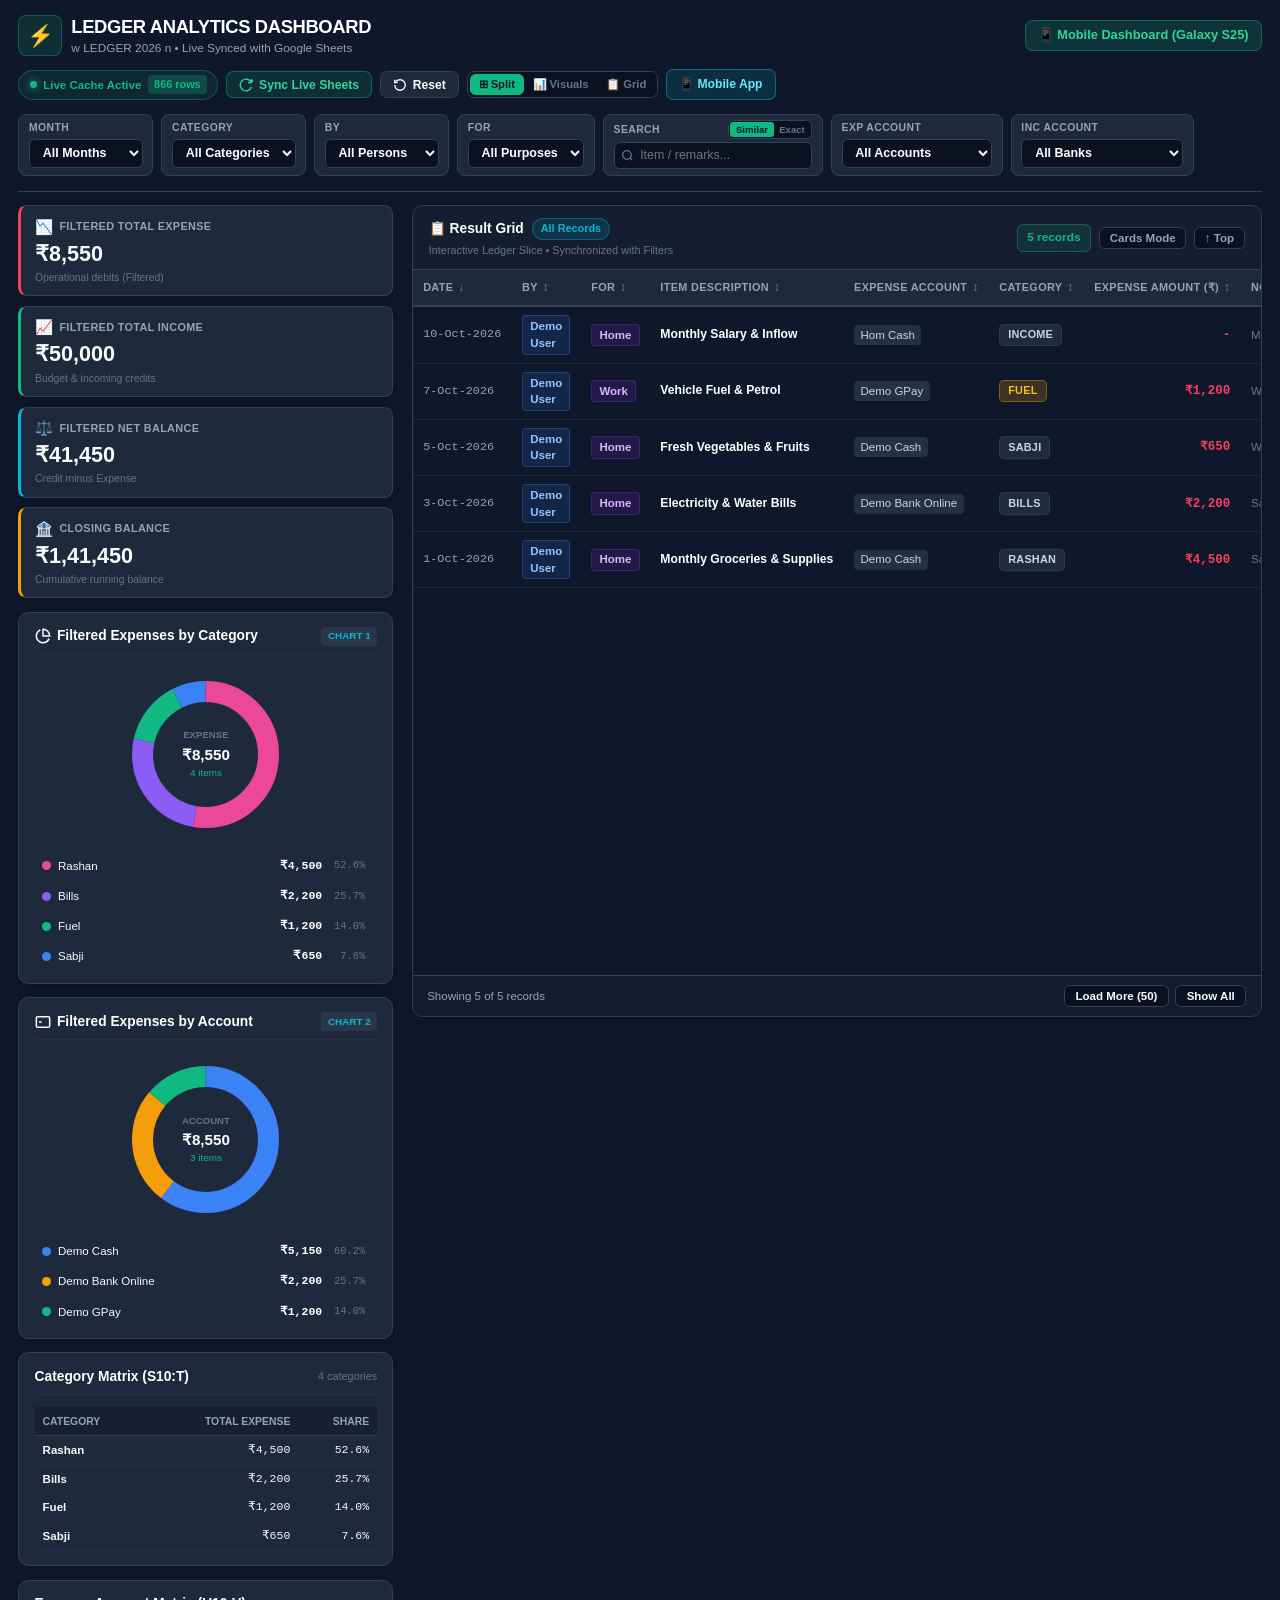
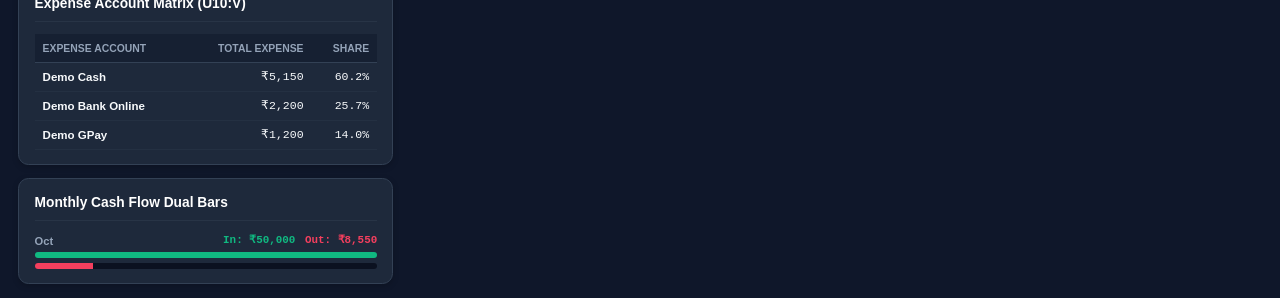
<file: desktop.html>
<!DOCTYPE html>
<html lang="en">
<head>
  <!-- Smart Mobile Device Redirection -->
  <script>
    (function() {
      if (window.innerWidth <= 768 || /Android|webOS|iPhone|iPad|iPod|BlackBerry|IEMobile|Opera Mini/i.test(navigator.userAgent)) {
        var query = window.location.search || '';
        window.location.replace('mobile.html' + query);
      }
    })();
  </script>
  <meta charset="UTF-8">
  <meta name="viewport" content="width=device-width, initial-scale=1.0, maximum-scale=5.0, viewport-fit=cover">
  <meta name="theme-color" content="#0f172a">
  <meta name="apple-mobile-web-app-capable" content="yes">
  <meta name="apple-mobile-web-app-status-bar-style" content="black-translucent">
  <meta name="description" content="Ledger Analytics Dashboard - Google Sheets Live Explorer with Visual Infographics on Left & Data Grid on Right">
  <!-- Content Security Policy: Whitelist only trusted origins -->
  <meta http-equiv="Content-Security-Policy" content="default-src 'self'; script-src 'self' 'unsafe-inline' https://cdn.jsdelivr.net; style-src 'self' 'unsafe-inline' https://fonts.googleapis.com; font-src 'self' https://fonts.gstatic.com; img-src 'self' data: https:; connect-src 'self' https://script.google.com https://script.googleusercontent.com https://docs.google.com;">
  <title>Ledger Analytics Dashboard | Live Google Sheets Explorer</title>
  
  <!-- Modern Typography (Inter & JetBrains Mono) -->
  <link rel="preconnect" href="https://fonts.googleapis.com">
  <link rel="preconnect" href="https://fonts.gstatic.com" crossorigin>
  <link href="https://fonts.googleapis.com/css2?family=Inter:wght@400;500;600;700;800&family=JetBrains+Mono:wght@500;600;700&display=swap" rel="stylesheet">
  
  <link rel="stylesheet" href="index.css">
</head>
<body class="bg-slate-900 text-slate-100 font-sans">
  <div class="dashboard-wrapper">
    
    <!-- ========================================================================= -->
    <!-- 1. TOP HORIZONTAL HEADER & COMPACT FILTER CONTROLS BAR (HORIZONTAL AT TOP) -->
    <!-- ========================================================================= -->
    <header class="top-nav-header">
      <!-- Row 1: Brand & Live Sync Status -->
      <div class="header-top-bar">
        <div class="brand-group">
          <span class="brand-icon">⚡</span>
          <div>
            <h1 class="brand-title">LEDGER ANALYTICS DASHBOARD</h1>
            <p class="brand-subtitle">w LEDGER 2026 n • Live Synced with Google Sheets</p>
          </div>
        </div>
          <a href="mobile.html" class="mobile-switch-link" style="display:inline-flex; align-items:center; gap:0.4rem; background:rgba(16,185,129,0.18); border:1px solid rgba(16,185,129,0.4); color:#34d399; padding:0.35rem 0.75rem; border-radius:0.5rem; text-decoration:none; font-size:0.8rem; font-weight:700; margin-left: auto;">
            📱 Mobile Dashboard (Galaxy S25)
          </a>

        <div class="header-controls-group">
          <!-- Live Sync Status Badge -->
          <div class="live-sync-indicator" id="liveSyncStatusBadge" title="Live status with Google Sheets">
            <span class="pulse-dot"></span>
            <span id="syncStatusText">Live Connected</span>
            <span class="sync-record-badge font-mono" id="syncRecordBadge">866 rows</span>
          </div>

          <!-- Live Sync Button -->
          <button id="btnManualSync" class="nav-btn sync-btn" title="Fetch latest edits from Google Sheets">
            <svg id="syncIconSvg" viewBox="0 0 24 24" width="14" height="14" fill="none" stroke="currentColor" stroke-width="2.3"><path d="M21.5 2v6h-6M21.34 15.57a10 10 0 1 1-.57-8.38l5.67-5.19"/></svg>
            <span id="syncBtnLabel">Sync Live Sheets</span>
          </button>

          <!-- Reset Filters Button -->
          <button id="resetAllFiltersBtn" class="nav-btn reset-btn" title="Reset all filters to defaults">
            <svg viewBox="0 0 24 24" width="14" height="14" fill="none" stroke="currentColor" stroke-width="2.3"><path d="M3 12a9 9 0 1 0 9-9 9.75 9.75 0 0 0-6.74 2.74L3 8"/><path d="M3 3v5h5"/></svg>
            Reset
          </button>

          <!-- Mobile View Mode Toggle -->
          <div class="view-mode-toggle" id="viewModeToggleGroup">
            <button class="mode-btn active" id="btnModeSplit" data-view="split" title="Split Screen (Visuals + Grid)">⊞ Split</button>
            <button class="mode-btn" id="btnModeVisuals" data-view="visuals" title="Visual Infographics Only">📊 Visuals</button>
            <button class="mode-btn" id="btnModeGrid" data-view="grid" title="Data Grid Only">📋 Grid</button>
          </div>

          <!-- Dedicated Mobile App Link -->
          <a href="mobile.html" class="nav-btn mobile-link-btn" title="Open Dedicated S25 Ultra Mobile App">
            📱 Mobile App
          </a>
        </div>
      </div>

      <!-- Row 2: Horizontal Primary & Secondary Filters (Horizontal scroll/flex across top) -->
      <div class="top-horizontal-filters-bar" id="topFiltersBar">
        
        <!-- Filter 1: Month -->
        <div class="filter-chip-card">
          <span class="chip-label">Month</span>
          <select id="filterMonthSelect" class="chip-select">
            <option value="All">All Months</option>
            <option value="Jan">Jan</option>
            <option value="Feb">Feb</option>
            <option value="Mar">Mar</option>
            <option value="Apr">Apr</option>
            <option value="May">May</option>
            <option value="Jun">Jun</option>
            <option value="Jul">Jul</option>
            <option value="Aug">Aug</option>
            <option value="Sep">Sep</option>
            <option value="Oct">Oct</option>
            <option value="Nov">Nov</option>
            <option value="Dec">Dec</option>
          </select>
        </div>

        <!-- Filter 2: Category -->
        <div class="filter-chip-card">
          <span class="chip-label">Category</span>
          <select id="filterCategorySelect" class="chip-select">
            <option value="All">All Categories</option>
          </select>
        </div>

        <!-- Filter 3: Person (By) -->
        <div class="filter-chip-card">
          <span class="chip-label">By</span>
          <select id="filterPersonSelect" class="chip-select">
            <option value="All">All Persons</option>
          </select>
        </div>

        <!-- Filter 4: Purpose (For) -->
        <div class="filter-chip-card">
          <span class="chip-label">For</span>
          <select id="filterForSelect" class="chip-select">
            <option value="All">All Purposes</option>
          </select>
        </div>

        <!-- Filter 5: Search Keyword + Mode (Similar / Exact) -->
        <div class="filter-chip-card search-chip-card">
          <div class="search-top-row">
            <span class="chip-label">Search</span>
            <div class="search-sub-toggle">
              <button type="button" class="sub-toggle-btn active" id="btnModeSimilar" data-mode="similar">Similar</button>
              <button type="button" class="sub-toggle-btn" id="btnModeExact" data-mode="exact">Exact</button>
            </div>
          </div>
          <div class="search-input-wrap">
            <svg class="search-ico" viewBox="0 0 24 24" width="13" height="13" fill="none" stroke="currentColor" stroke-width="2.4"><circle cx="11" cy="11" r="8"></circle><line x1="21" y1="21" x2="16.65" y2="16.65"></line></svg>
            <input type="text" id="searchKeywordInput" placeholder="Item / remarks..." class="chip-input" autocomplete="off">
            <button id="clearSearchBtn" class="clear-ico-btn hidden" title="Clear">×</button>
          </div>
        </div>

        <!-- Filter 6: Expense Account -->
        <div class="filter-chip-card">
          <span class="chip-label">Exp Account</span>
          <select id="filterExpenseAccSelect" class="chip-select">
            <option value="All">All Accounts</option>
          </select>
        </div>

        <!-- Filter 7: Income Account -->
        <div class="filter-chip-card">
          <span class="chip-label">Inc Account</span>
          <select id="filterIncomeAccSelect" class="chip-select">
            <option value="All">All Banks</option>
          </select>
        </div>

      </div>
    </header>

    <!-- ========================================================================= -->
    <!-- 2. MAIN WORKSPACE: LEFT VERTICAL VISUALS VS RIGHT DATA GRID               -->
    <!-- ========================================================================= -->
    <main class="dashboard-split-workspace" id="dashboardWorkspace">
      
      <!-- ======================================================================= -->
      <!-- LEFT SECTION: ALL VISUAL INFOGRAPHICS STACKED VERTICALLY                -->
      <!-- ======================================================================= -->
      <aside class="left-visuals-column" id="leftVisualsColumn">
        
        <!-- 2.1 KPI SUMMARY CARDS (STACKED VERTICALLY ON LEFT) -->
        <div class="vertical-kpis-stack" id="kpisStackContainer">
          
          <!-- KPI 1: FILTERED Total EXPENSE (Rose) -->
          <div class="kpi-box kpi-box-expense">
            <div class="kpi-header">
              <span class="kpi-icon text-rose-400">📉</span>
              <span class="kpi-title">FILTERED TOTAL EXPENSE</span>
            </div>
            <div class="kpi-value text-rose-400 font-mono" id="valTotalExpense">₹0</div>
            <div class="kpi-footer">Operational debits (Filtered)</div>
          </div>

          <!-- KPI 2: FILTERED Total CREDIT / INCOME (Emerald) -->
          <div class="kpi-box kpi-box-income">
            <div class="kpi-header">
              <span class="kpi-icon text-emerald-400">📈</span>
              <span class="kpi-title">FILTERED TOTAL INCOME</span>
            </div>
            <div class="kpi-value text-emerald-400 font-mono" id="valTotalIncome">₹0</div>
            <div class="kpi-footer">Budget & incoming credits</div>
          </div>

          <!-- KPI 3: FILTERED NET BALANCE (Cyan) -->
          <div class="kpi-box kpi-box-net">
            <div class="kpi-header">
              <span class="kpi-icon text-cyan-400">⚖️</span>
              <span class="kpi-title">FILTERED NET BALANCE</span>
            </div>
            <div class="kpi-value text-cyan-300 font-mono" id="valNetBalance">₹0</div>
            <div class="kpi-footer">Credit minus Expense</div>
          </div>

          <!-- KPI 4: CLOSING BALANCE (Amber / Slate) -->
          <div class="kpi-box kpi-box-balance">
            <div class="kpi-header">
              <span class="kpi-icon text-amber-400">🏦</span>
              <span class="kpi-title">CLOSING BALANCE</span>
            </div>
            <div class="kpi-value text-slate-200 font-mono" id="valClosingBalance">₹0</div>
            <div class="kpi-footer">Cumulative running balance</div>
          </div>

        </div>

        <!-- 2.2 DONUT CHART 1: FILTERED EXPENSES BY CATEGORY -->
        <section class="visual-panel-card" id="cardCategoryDonut">
          <div class="panel-header">
            <div class="panel-title-wrap">
              <svg class="panel-icon text-emerald-400" viewBox="0 0 24 24" width="16" height="16" fill="none" stroke="currentColor" stroke-width="2.3"><path d="M21.21 15.89A10 10 0 1 1 8 2.83"></path><path d="M22 12A10 10 0 0 0 12 2v10z"></path></svg>
              <h2 class="panel-title">Filtered Expenses by Category</h2>
            </div>
            <div class="panel-badge-group">
              <button id="btnResetCategoryChartDesktop" class="chart-back-btn hidden" title="Go back / Undo Category filter">
                <svg viewBox="0 0 24 24" width="12" height="12" fill="none" stroke="currentColor" stroke-width="2.6"><path d="M9 14L4 9l5-5"/><path d="M4 9h11a4 4 0 0 1 4 4v3"/></svg>
                <span>Back</span>
              </button>
              <span class="panel-badge">Chart 1</span>
            </div>
          </div>

          <div class="donut-display-area">
            <div class="donut-svg-holder" id="categoryDonutWrapper">
              <svg id="categoryDonutSvg" viewBox="0 0 200 200" class="donut-svg-graphic"></svg>
              <div class="donut-center-info" id="categoryDonutCenter">
                <span class="center-tag">Expense</span>
                <span class="center-val font-mono" id="categoryDonutCenterAmount">₹0</span>
                <span class="center-sub" id="categoryDonutCenterSub">All Categories</span>
              </div>
            </div>
            <!-- Legend List -->
            <div class="donut-legend-box" id="categoryLegendList"></div>
          </div>
        </section>

        <!-- 2.3 DONUT CHART 2: FILTERED EXPENSES BY ACCOUNT -->
        <section class="visual-panel-card" id="cardAccountDonut">
          <div class="panel-header">
            <div class="panel-title-wrap">
              <svg class="panel-icon text-cyan-400" viewBox="0 0 24 24" width="16" height="16" fill="none" stroke="currentColor" stroke-width="2.3"><rect x="2" y="4" width="20" height="16" rx="2"></rect><line x1="6" y1="12" x2="10" y2="12"></line></svg>
              <h2 class="panel-title">Filtered Expenses by Account</h2>
            </div>
            <div class="panel-badge-group">
              <button id="btnResetAccountChartDesktop" class="chart-back-btn hidden" title="Go back / Undo Account filter">
                <svg viewBox="0 0 24 24" width="12" height="12" fill="none" stroke="currentColor" stroke-width="2.6"><path d="M9 14L4 9l5-5"/><path d="M4 9h11a4 4 0 0 1 4 4v3"/></svg>
                <span>Back</span>
              </button>
              <span class="panel-badge">Chart 2</span>
            </div>
          </div>

          <div class="donut-display-area">
            <div class="donut-svg-holder" id="accountDonutWrapper">
              <svg id="accountDonutSvg" viewBox="0 0 200 200" class="donut-svg-graphic"></svg>
              <div class="donut-center-info" id="accountDonutCenter">
                <span class="center-tag">Account</span>
                <span class="center-val font-mono" id="accountDonutCenterAmount">₹0</span>
                <span class="center-sub" id="accountDonutCenterSub">All Accounts</span>
              </div>
            </div>
            <!-- Legend List -->
            <div class="donut-legend-box" id="accountLegendList"></div>
          </div>
        </section>

        <!-- 2.4 CATEGORY BREAKDOWN MATRIX (COLUMNS S10:T) -->
        <section class="visual-panel-card" id="cardCategoryMatrix">
          <div class="panel-header">
            <h3 class="panel-title">Category Matrix (S10:T)</h3>
            <span class="matrix-badge font-mono" id="categoryCountBadge">0 categories</span>
          </div>
          <div class="matrix-table-wrap">
            <table class="compact-matrix-table">
              <thead>
                <tr>
                  <th class="text-left">Category</th>
                  <th class="text-right">Total Expense</th>
                  <th class="text-right">Share</th>
                </tr>
              </thead>
              <tbody id="categoryMatrixTbody"></tbody>
            </table>
          </div>
        </section>

        <!-- 2.5 EXPENSE ACCOUNT MATRIX (COLUMNS U10:V) -->
        <section class="visual-panel-card" id="cardAccountMatrix">
          <div class="panel-header">
            <h3 class="panel-title">Expense Account Matrix (U10:V)</h3>
          </div>
          <div class="matrix-table-wrap">
            <table class="compact-matrix-table">
              <thead>
                <tr>
                  <th class="text-left">Expense Account</th>
                  <th class="text-right">Total Expense</th>
                  <th class="text-right">Share</th>
                </tr>
              </thead>
              <tbody id="accountMatrixTbody"></tbody>
            </table>
          </div>
        </section>

        <!-- 2.6 MONTHLY INFLOW VS OUTFLOW DUAL BARS -->
        <section class="visual-panel-card" id="cardMonthlyBars">
          <div class="panel-header">
            <h3 class="panel-title">Monthly Cash Flow Dual Bars</h3>
          </div>
          <div class="monthly-bars-list" id="monthlyFlowBarsContainer"></div>
        </section>

      </aside>

      <!-- ======================================================================= -->
      <!-- RIGHT SECTION: LEDGER DATA GRID (ALONGSIDE ON THE RIGHT)                -->
      <!-- ======================================================================= -->
      <section class="right-grid-column" id="rightGridColumn">
        
        <!-- Grid Top Control Bar -->
        <div class="grid-top-bar">
          <div class="grid-meta-left">
            <div class="grid-badge-row">
              <span class="grid-main-badge">📋 Result Grid</span>
              <span class="filter-crumb-pill" id="activeFilterSummary">All Records</span>
            </div>
            <div class="grid-subtext">Interactive Ledger Slice • Synchronized with Filters</div>
          </div>

          <div class="grid-meta-right">
            <span class="record-counter-pill font-mono" id="recordsPill">866 records</span>
            <button id="toggleMobileCardsBtn" class="grid-mode-btn" title="Toggle between Table & Cards">Cards Mode</button>
            <button id="scrollToTopBtn" class="grid-mode-btn" title="Scroll table to top">↑ Top</button>
          </div>
        </div>

        <!-- Scrollable Table Box (Matches Google Sheets Scroll Container) -->
        <div class="sheet-data-grid-scroll-box" id="dataGridScrollBox">
          <table class="sheet-result-table" id="sheetResultTable">
            <thead class="sticky-thead">
              <tr class="header-row">
                <th class="col-th col-date cursor-pointer" data-sort="date" title="Sort by Date">
                  <div class="th-content">Date <span class="sort-icon" id="sortDate">↓</span></div>
                </th>
                <th class="col-th col-by cursor-pointer" data-sort="by" title="Sort by Person">
                  <div class="th-content">By <span class="sort-icon" id="sortBy">↕</span></div>
                </th>
                <th class="col-th col-for cursor-pointer" data-sort="forEntity" title="Sort by Purpose">
                  <div class="th-content">For <span class="sort-icon" id="sortFor">↕</span></div>
                </th>
                <th class="col-th col-item cursor-pointer" data-sort="item" title="Sort by Description">
                  <div class="th-content">Item Description <span class="sort-icon" id="sortItem">↕</span></div>
                </th>
                <th class="col-th col-expacc cursor-pointer" data-sort="expenseAcc" title="Sort by Expense Account">
                  <div class="th-content">Expense Account <span class="sort-icon" id="sortExpAcc">↕</span></div>
                </th>
                <th class="col-th col-cat cursor-pointer" data-sort="category" title="Sort by Category">
                  <div class="th-content">Category <span class="sort-icon" id="sortCat">↕</span></div>
                </th>
                <th class="col-th col-expamt text-right cursor-pointer" data-sort="amountXpns" title="Sort by Expense Amount">
                  <div class="th-content justify-end">Expense Amount (₹) <span class="sort-icon" id="sortExpAmt">↕</span></div>
                </th>
                <th class="col-th col-notes">Notes / Remarks</th>
                <th class="col-th col-creditamt text-right cursor-pointer" data-sort="amtInCredit" title="Sort by Credit Amount">
                  <div class="th-content justify-end">Credit Amount (₹) <span class="sort-icon" id="sortCreditAmt">↕</span></div>
                </th>
                <th class="col-th col-incacc">Income Account</th>
                <th class="col-th col-bal text-right cursor-pointer" data-sort="balance" title="Sort by Running Balance">
                  <div class="th-content justify-end">Running Balance <span class="sort-icon" id="sortBal">↕</span></div>
                </th>
              </tr>
            </thead>
            <tbody id="resultGridTbody">
              <!-- Dynamically rendered rows by app.js -->
            </tbody>
          </table>

          <!-- Alternative Mobile Cards Container -->
          <div class="mobile-cards-view hidden" id="mobileCardsView"></div>
        </div>

        <!-- Grid Footer Pagination / Status -->
        <div class="grid-footer-bar">
          <div class="footer-count" id="footerCountText">Showing 100 of 866 records</div>
          <div class="footer-buttons">
            <button id="loadMoreBtn" class="load-more-btn">Load More (50)</button>
            <button id="loadAllBtn" class="load-all-btn">Show All</button>
          </div>
        </div>

      </section>

    </main>

  </div>

  <!-- Interactive SVG Tooltip -->
  <div id="chartTooltip" class="chart-tooltip hidden"></div>

  <!-- Offline Cache Fallback -->
  <script src="ledger-data.js"></script>
  <!-- Application Logic & Live Sync -->
  <script src="app.js"></script>
</body>
</html>
</file>
<file: mobile.css>
/*
 * LEDGER MOBILE DASHBOARD - MOBILE.CSS
 * Tailored for Samsung Galaxy S25 Ultra (Viewport: 412 × 915 px, AMOLED 2X)
 */

:root {
  --bg-deep: #090d16;
  --bg-surface: #131b2e;
  --bg-surface-elevated: #1a243d;
  --bg-input: #0e1424;
  --border-subtle: rgba(51, 65, 85, 0.45);
  --border-highlight: rgba(16, 185, 129, 0.4);
  
  --text-primary: #f8fafc;
  --text-secondary: #94a3b8;
  --text-tertiary: #64748b;

  --emerald: #10b981;
  --emerald-glow: rgba(16, 185, 129, 0.2);
  --rose: #f43f5e;
  --rose-glow: rgba(244, 63, 94, 0.2);
  --cyan: #06b6d4;
  --amber: #f59e0b;
  --indigo: #6366f1;
  --purple: #a855f7;

  --font-sans: 'Inter', -apple-system, BlinkMacSystemFont, "Segoe UI", Roboto, sans-serif;
  --font-mono: 'JetBrains Mono', Consolas, Monaco, monospace;
  
  --safe-top: env(safe-area-inset-top, 0px);
  --safe-bottom: env(safe-area-inset-bottom, 16px);
}

* {
  box-sizing: border-box;
  margin: 0;
  padding: 0;
  -webkit-tap-highlight-color: transparent;
}

body.mobile-body {
  background-color: var(--bg-deep);
  color: var(--text-primary);
  font-family: var(--font-sans);
  min-height: 100vh;
  line-height: 1.4;
  overflow-x: hidden;
  -webkit-font-smoothing: antialiased;
}

.mobile-app-shell {
  display: flex;
  flex-direction: column;
  min-height: 100vh;
  padding-bottom: calc(70px + var(--safe-bottom));
  max-width: 480px;
  margin: 0 auto;
}

/* ========================================================================= */
/* 1. TOP MOBILE HEADER                                                      */
/* ========================================================================= */
.mobile-top-header {
  position: sticky;
  top: 0;
  z-index: 40;
  background-color: rgba(9, 13, 22, 0.94);
  backdrop-filter: blur(16px);
  -webkit-backdrop-filter: blur(16px);
  border-bottom: 1px solid var(--border-subtle);
  padding: calc(0.6rem + var(--safe-top)) 0.85rem 0.4rem 0.85rem;
  display: flex;
  flex-direction: column;
  gap: 0.5rem;
}

.header-status-row {
  display: flex;
  justify-content: space-between;
  align-items: center;
}

.header-brand-wrap {
  display: flex;
  align-items: center;
  gap: 0.5rem;
}

.app-icon {
  font-size: 1.25rem;
  background: rgba(16, 185, 129, 0.15);
  border: 1px solid rgba(16, 185, 129, 0.35);
  padding: 0.2rem 0.4rem;
  border-radius: 0.45rem;
}

.app-title {
  font-size: 1.05rem;
  font-weight: 800;
  letter-spacing: -0.02em;
  color: #ffffff;
}

.app-subtitle {
  font-size: 0.68rem;
  color: var(--text-secondary);
}

.header-actions-wrap {
  display: flex;
  align-items: center;
  gap: 0.45rem;
}

.live-pill {
  display: inline-flex;
  align-items: center;
  gap: 0.35rem;
  font-size: 0.68rem;
  font-weight: 700;
  padding: 0.2rem 0.5rem;
  border-radius: 9999px;
  background-color: rgba(16, 185, 129, 0.12);
  border: 1px solid rgba(16, 185, 129, 0.35);
  color: var(--emerald);
}

.live-dot-pulse {
  width: 6px;
  height: 6px;
  border-radius: 50%;
  background-color: var(--emerald);
  box-shadow: 0 0 8px var(--emerald);
  animation: dotPulse 1.8s infinite ease-in-out;
}

@keyframes dotPulse {
  0%, 100% { opacity: 1; transform: scale(1); }
  50% { opacity: 0.4; transform: scale(0.8); }
}

.header-icon-btn {
  width: 34px;
  height: 34px;
  display: flex;
  justify-content: center;
  align-items: center;
  border-radius: 0.5rem;
  background-color: var(--bg-surface);
  border: 1px solid var(--border-subtle);
  color: var(--text-primary);
  cursor: pointer;
  position: relative;
  transition: all 0.15s ease;
}

.header-icon-btn:active {
  transform: scale(0.93);
  background-color: var(--bg-surface-elevated);
}

.sync-btn {
  color: #34d399;
}

.spinning {
  animation: spin 0.8s linear infinite;
}

@keyframes spin {
  100% { transform: rotate(360deg); }
}

.filter-count-badge {
  position: absolute;
  top: -4px;
  right: -4px;
  background-color: var(--emerald);
  color: #090d16;
  font-size: 0.62rem;
  font-weight: 800;
  width: 17px;
  height: 17px;
  border-radius: 50%;
  display: flex;
  justify-content: center;
  align-items: center;
}

/* Quick Search Bar */
.mobile-search-bar-wrap {
  display: flex;
  gap: 0.4rem;
  align-items: center;
}

.search-input-box {
  flex: 1;
  position: relative;
  display: flex;
  align-items: center;
}

.search-glass-icon {
  position: absolute;
  left: 0.6rem;
  color: var(--text-tertiary);
  pointer-events: none;
}

.search-input {
  width: 100%;
  height: 36px;
  background-color: var(--bg-input);
  border: 1px solid var(--border-subtle);
  border-radius: 0.5rem;
  color: #ffffff;
  padding: 0 1.8rem 0 2rem;
  font-size: 0.82rem;
  outline: none;
  transition: border-color 0.15s ease;
}

.search-input:focus {
  border-color: var(--emerald);
}

.clear-search-btn {
  position: absolute;
  right: 0.5rem;
  background: none;
  border: none;
  color: var(--text-secondary);
  font-size: 1.1rem;
  cursor: pointer;
}

.search-mode-pill-group {
  display: inline-flex;
  background-color: var(--bg-input);
  border: 1px solid var(--border-subtle);
  border-radius: 0.45rem;
  padding: 2px;
}

.mode-pill {
  font-size: 0.64rem;
  font-weight: 600;
  padding: 0.25rem 0.45rem;
  background: transparent;
  color: var(--text-tertiary);
  border: none;
  border-radius: 0.35rem;
  cursor: pointer;
}

.mode-pill.active {
  background-color: var(--emerald);
  color: #090d16;
  font-weight: 700;
}

/* Horizontal Quick Chips Scroll */
.quick-chips-scroll {
  display: flex;
  gap: 0.35rem;
  overflow-x: auto;
  padding: 0.15rem 0 0.35rem 0;
  scrollbar-width: none;
  -webkit-overflow-scrolling: touch;
}

.quick-chips-scroll::-webkit-scrollbar {
  display: none;
}

.chip-pill {
  flex: 0 0 auto;
  font-size: 0.72rem;
  font-weight: 600;
  padding: 0.3rem 0.7rem;
  border-radius: 9999px;
  background-color: var(--bg-surface);
  border: 1px solid var(--border-subtle);
  color: var(--text-secondary);
  cursor: pointer;
  white-space: nowrap;
  transition: all 0.12s ease;
}

.chip-pill:active {
  transform: scale(0.95);
}

.chip-pill.active {
  background-color: var(--emerald);
  color: #090d16;
  font-weight: 700;
  border-color: var(--emerald);
}

.special-income-pill {
  border-color: rgba(16, 185, 129, 0.4);
  color: #34d399;
}

.chip-divider {
  width: 1px;
  background-color: var(--border-subtle);
  margin: 0 0.2rem;
}

/* ========================================================================= */
/* 2. MAIN APP CONTENT CONTAINER                                             */
/* ========================================================================= */
.mobile-main-content {
  padding: 0.85rem;
  display: flex;
  flex-direction: column;
  gap: 0.85rem;
}

.mobile-tab-view {
  display: none;
  flex-direction: column;
  gap: 0.85rem;
  animation: fadeInView 0.2s cubic-bezier(0.4, 0, 0.2, 1);
}

.mobile-tab-view.active {
  display: flex;
}

@keyframes fadeInView {
  from { opacity: 0; transform: translateY(6px); }
  to { opacity: 1; transform: translateY(0); }
}

/* Active Filter Banner */
.active-filter-banner {
  display: flex;
  justify-content: space-between;
  align-items: center;
  background-color: rgba(6, 182, 212, 0.1);
  border: 1px solid rgba(6, 182, 212, 0.3);
  padding: 0.45rem 0.75rem;
  border-radius: 0.5rem;
  font-size: 0.72rem;
}

.filter-summary-text {
  display: flex;
  align-items: center;
  gap: 0.4rem;
  color: #67e8f9;
  font-weight: 600;
  overflow: hidden;
  text-overflow: ellipsis;
  white-space: nowrap;
}

.banner-reset-link {
  background: none;
  border: none;
  color: #cbd5e1;
  text-decoration: underline;
  font-size: 0.7rem;
  cursor: pointer;
  padding: 0 0.2rem;
}

/* ========================================================================= */
/* 2.1 TAB 1: OVERVIEW & KPI CARDS                                           */
/* ========================================================================= */
.kpi-grid-container {
  display: grid;
  grid-template-columns: 1fr 1fr;
  gap: 0.65rem;
}

.kpi-card {
  background: var(--bg-surface);
  border: 1px solid var(--border-subtle);
  border-radius: 0.75rem;
  padding: 0.75rem 0.85rem;
  display: flex;
  flex-direction: column;
  gap: 0.2rem;
  position: relative;
  overflow: hidden;
}

.kpi-expense {
  border-left: 3.5px solid var(--rose);
  background: linear-gradient(135deg, rgba(244, 63, 94, 0.08) 0%, rgba(19, 27, 46, 1) 100%);
}

.kpi-income {
  border-left: 3.5px solid var(--emerald);
  background: linear-gradient(135deg, rgba(16, 185, 129, 0.08) 0%, rgba(19, 27, 46, 1) 100%);
}

.kpi-net {
  border-left: 3.5px solid var(--cyan);
  background: linear-gradient(135deg, rgba(6, 182, 212, 0.08) 0%, rgba(19, 27, 46, 1) 100%);
}

.kpi-balance {
  border-left: 3.5px solid var(--amber);
  background: linear-gradient(135deg, rgba(245, 158, 11, 0.08) 0%, rgba(19, 27, 46, 1) 100%);
}

.kpi-card-header {
  display: flex;
  align-items: center;
  gap: 0.35rem;
}

.kpi-tag-icon {
  font-size: 0.8rem;
}

.kpi-tag-name {
  font-size: 0.64rem;
  font-weight: 800;
  text-transform: uppercase;
  letter-spacing: 0.04em;
  color: var(--text-tertiary);
}

.kpi-card-value {
  font-size: 1.25rem;
  font-weight: 800;
  line-height: 1.2;
  margin-top: 0.15rem;
}

.kpi-card-sub {
  font-size: 0.62rem;
  color: var(--text-tertiary);
  white-space: nowrap;
  overflow: hidden;
  text-overflow: ellipsis;
}

/* Common Section Card Style */
.section-card {
  background-color: var(--bg-surface);
  border: 1px solid var(--border-subtle);
  border-radius: 0.75rem;
  padding: 0.85rem;
  display: flex;
  flex-direction: column;
  gap: 0.65rem;
}

.section-card-header {
  display: flex;
  justify-content: space-between;
  align-items: center;
  padding-bottom: 0.4rem;
  border-bottom: 1px solid rgba(51, 65, 85, 0.4);
}

.title-with-icon {
  display: flex;
  align-items: center;
  gap: 0.4rem;
}

.section-card-title {
  font-size: 0.86rem;
  font-weight: 700;
  color: #ffffff;
}

.section-badge {
  font-size: 0.64rem;
  font-weight: 600;
  padding: 0.15rem 0.45rem;
  background-color: rgba(51, 65, 85, 0.6);
  color: var(--cyan);
  border-radius: 0.25rem;
}

.section-action-link {
  background: none;
  border: none;
  color: var(--emerald);
  font-size: 0.72rem;
  font-weight: 600;
  cursor: pointer;
}

/* Cash Flow Ratio Meter */
.ratio-bar-track {
  height: 8px;
  background-color: var(--bg-input);
  border-radius: 9999px;
  display: flex;
  overflow: hidden;
}

.ratio-fill-income {
  background-color: var(--emerald);
  height: 100%;
}

.ratio-fill-expense {
  background-color: var(--rose);
  height: 100%;
}

.ratio-legend-row {
  display: flex;
  justify-content: space-between;
  font-size: 0.72rem;
  color: var(--text-secondary);
}

.dot-in { display: inline-block; width: 8px; height: 8px; border-radius: 50%; background-color: var(--emerald); }
.dot-out { display: inline-block; width: 8px; height: 8px; border-radius: 50%; background-color: var(--rose); }

/* Top Categories Progress Mini-List */
.top-categories-list {
  display: flex;
  flex-direction: column;
  gap: 0.5rem;
}

.cat-progress-item {
  display: flex;
  flex-direction: column;
  gap: 0.2rem;
}

.cat-progress-labels {
  display: flex;
  justify-content: space-between;
  font-size: 0.74rem;
}

.cat-progress-name {
  font-weight: 600;
  color: #ffffff;
}

.cat-progress-val {
  font-family: var(--font-mono);
  font-size: 0.72rem;
  color: var(--text-secondary);
}

.cat-progress-track {
  height: 5px;
  background-color: var(--bg-input);
  border-radius: 9999px;
  overflow: hidden;
}

.cat-progress-fill {
  height: 100%;
  background-color: var(--emerald);
  border-radius: 9999px;
}

/* Accounts Distribution Mini-List */
.account-progress-list {
  display: flex;
  flex-direction: column;
  gap: 0.45rem;
}

/* ========================================================================= */
/* 2.2 TAB 2: 🍩 VISUAL CHARTS & MATRICES                                    */
/* ========================================================================= */
.donut-interactive-container {
  display: flex;
  flex-direction: column;
  align-items: center;
  gap: 0.75rem;
}

.donut-svg-stage {
  position: relative;
  width: 185px;
  height: 185px;
  display: flex;
  justify-content: center;
  align-items: center;
}

.donut-svg-el {
  width: 100%;
  height: 100%;
  transform: rotate(-90deg);
  overflow: visible;
}

.mobile-donut-slice {
  cursor: pointer;
  transition: transform 0.18s ease, opacity 0.12s ease;
  transform-origin: 100px 100px;
}

.mobile-donut-slice:active {
  transform: scale(1.05);
}

.donut-center-readout {
  position: absolute;
  inset: 0;
  display: flex;
  flex-direction: column;
  justify-content: center;
  align-items: center;
  pointer-events: none;
  text-align: center;
  padding: 0 0.5rem;
}

.center-type {
  font-size: 0.62rem;
  font-weight: 700;
  text-transform: uppercase;
  color: var(--text-tertiary);
}

.center-num {
  font-size: 0.95rem;
  font-weight: 800;
  color: #ffffff;
  margin-top: 0.1rem;
}

.center-name {
  font-size: 0.64rem;
  color: var(--emerald);
  max-width: 95px;
  white-space: nowrap;
  overflow: hidden;
  text-overflow: ellipsis;
}

.donut-legend-scroll {
  width: 100%;
  display: flex;
  flex-direction: column;
  gap: 0.35rem;
  max-height: 180px;
  overflow-y: auto;
  padding-right: 0.2rem;
}

.mobile-legend-row {
  display: flex;
  justify-content: space-between;
  align-items: center;
  font-size: 0.74rem;
  padding: 0.3rem 0.5rem;
  border-radius: 0.35rem;
  background-color: var(--bg-input);
  cursor: pointer;
  transition: background-color 0.12s ease;
}

.mobile-legend-row:active {
  background-color: var(--bg-surface-elevated);
}

.legend-col-left {
  display: flex;
  align-items: center;
  gap: 0.45rem;
  overflow: hidden;
}

.legend-dot-color {
  width: 9px;
  height: 9px;
  border-radius: 50%;
  flex-shrink: 0;
}

.legend-item-name {
  color: var(--text-primary);
  white-space: nowrap;
  overflow: hidden;
  text-overflow: ellipsis;
  max-width: 135px;
}

.legend-col-right {
  display: flex;
  align-items: center;
  gap: 0.5rem;
  font-family: var(--font-mono);
  font-size: 0.72rem;
}

.legend-item-amt {
  font-weight: 700;
  color: #ffffff;
}

.legend-item-pct {
  color: var(--text-tertiary);
  font-size: 0.65rem;
  min-width: 32px;
  text-align: right;
}

/* Matrices Tables */
.matrix-table-scrollbox {
  max-height: 220px;
  overflow-y: auto;
}

.mobile-matrix-table {
  width: 100%;
  border-collapse: collapse;
  font-size: 0.74rem;
}

.mobile-matrix-table thead th {
  background-color: #0b1120;
  color: var(--text-secondary);
  font-size: 0.65rem;
  font-weight: 700;
  text-transform: uppercase;
  padding: 0.4rem 0.5rem;
  position: sticky;
  top: 0;
  border-bottom: 1px solid var(--border-subtle);
}

.mobile-matrix-table tbody tr {
  border-bottom: 1px solid rgba(51, 65, 85, 0.25);
}

.mobile-matrix-table td {
  padding: 0.35rem 0.5rem;
  color: var(--text-primary);
}

.mobile-matrix-table td.text-right {
  text-align: right;
  font-family: var(--font-mono);
}

/* Monthly Dual Bars */
.monthly-bars-stack {
  display: flex;
  flex-direction: column;
  gap: 0.5rem;
  max-height: 250px;
  overflow-y: auto;
}

.monthly-bar-unit {
  display: flex;
  flex-direction: column;
  gap: 0.2rem;
}

.unit-top-labels {
  display: flex;
  justify-content: space-between;
  font-size: 0.72rem;
  font-weight: 600;
}

.unit-month-name {
  color: var(--text-secondary);
}

.unit-amounts {
  display: flex;
  gap: 0.6rem;
  font-family: var(--font-mono);
  font-size: 0.68rem;
}

.unit-inc { color: var(--emerald); }
.unit-exp { color: var(--rose); }

/* ========================================================================= */
/* 2.3 TAB 3: 📋 TRANSACTIONS LEDGER (DATA GRID)                            */
/* ========================================================================= */
.ledger-controls-header {
  display: flex;
  justify-content: space-between;
  align-items: center;
  padding: 0.35rem 0;
}

.ledger-meta-left {
  display: flex;
  align-items: center;
  gap: 0.45rem;
}

.ledger-badge {
  font-size: 0.84rem;
  font-weight: 800;
  color: #ffffff;
}

.ledger-count {
  font-size: 0.7rem;
  font-weight: 700;
  padding: 0.15rem 0.45rem;
  background-color: rgba(16, 185, 129, 0.12);
  border: 1px solid rgba(16, 185, 129, 0.35);
  color: var(--emerald);
  border-radius: 0.35rem;
}

.ledger-meta-right {
  display: flex;
  align-items: center;
  gap: 0.45rem;
}

.mobile-sort-dropdown {
  background-color: var(--bg-surface);
  border: 1px solid var(--border-subtle);
  color: var(--text-primary);
  padding: 0.25rem 0.5rem;
  border-radius: 0.35rem;
  font-size: 0.72rem;
  font-weight: 600;
  outline: none;
}

.display-mode-btn {
  width: 28px;
  height: 28px;
  display: flex;
  justify-content: center;
  align-items: center;
  border-radius: 0.35rem;
  background-color: var(--bg-surface);
  border: 1px solid var(--border-subtle);
  color: var(--text-secondary);
  cursor: pointer;
}

/* Mobile Transaction Cards Stream - Ultra Compact (30%+ Less Vertical Space) */
.mobile-transactions-stream {
  display: flex;
  flex-direction: column;
  gap: 0.32rem;
}

.tx-card {
  background-color: var(--bg-surface);
  border: 1px solid var(--border-subtle);
  border-radius: 0.5rem;
  padding: 0.38rem 0.65rem;
  display: flex;
  flex-direction: column;
  gap: 0.18rem;
  cursor: pointer;
  transition: all 0.15s ease;
}

.tx-card:active {
  transform: scale(0.99);
  background-color: var(--bg-surface-elevated);
  border-color: rgba(56, 189, 248, 0.4);
}

.tx-card-row-main {
  display: flex;
  justify-content: space-between;
  align-items: center;
  gap: 0.45rem;
}

.tx-main-left {
  display: flex;
  align-items: center;
  gap: 0.35rem;
  min-width: 0;
  flex: 1;
}

.tx-date {
  font-family: var(--font-mono);
  color: var(--text-tertiary);
  font-size: 0.68rem;
  font-weight: 600;
  white-space: nowrap;
}

.tx-dot-sep {
  color: var(--text-tertiary);
  font-size: 0.62rem;
}

.tx-item-title {
  font-size: 0.82rem;
  font-weight: 700;
  color: #ffffff;
  overflow: hidden;
  text-overflow: ellipsis;
  white-space: nowrap;
}

.tx-amount {
  font-family: var(--font-mono);
  font-size: 0.86rem;
  font-weight: 800;
  white-space: nowrap;
}

.tx-amount.expense {
  color: var(--rose);
}

.tx-amount.income {
  color: var(--emerald);
}

.tx-card-row-sub {
  display: flex;
  justify-content: space-between;
  align-items: center;
  gap: 0.35rem;
  font-size: 0.64rem;
}

.tx-sub-left {
  display: flex;
  align-items: center;
  gap: 0.28rem;
  min-width: 0;
  flex: 1;
  overflow: hidden;
}

.tx-cat-badge {
  font-size: 0.60rem;
  font-weight: 700;
  padding: 0.08rem 0.32rem;
  border-radius: 0.22rem;
  text-transform: uppercase;
  white-space: nowrap;
}

.tx-pill-by {
  background-color: rgba(59, 130, 246, 0.15);
  color: #93c5fd;
  padding: 0.08rem 0.3rem;
  border-radius: 0.22rem;
  font-weight: 600;
  white-space: nowrap;
}

.tx-pill-for {
  background-color: rgba(168, 85, 247, 0.15);
  color: #d8b4fe;
  padding: 0.08rem 0.3rem;
  border-radius: 0.22rem;
  font-weight: 600;
  white-space: nowrap;
}

.tx-pill-acc {
  background-color: rgba(51, 65, 85, 0.45);
  color: #cbd5e1;
  padding: 0.08rem 0.3rem;
  border-radius: 0.22rem;
  white-space: nowrap;
  overflow: hidden;
  text-overflow: ellipsis;
  max-width: 95px;
}

.tx-sub-right {
  display: flex;
  align-items: center;
  gap: 0.3rem;
  white-space: nowrap;
}

.tx-balance-num {
  font-family: var(--font-mono);
  color: var(--text-secondary);
  font-size: 0.65rem;
  font-weight: 600;
}

/* Dense Table Wrap */
.mobile-table-scroll-wrap {
  overflow-x: auto;
  border-radius: 0.5rem;
  border: 1px solid var(--border-subtle);
  background-color: var(--bg-surface);
}

.mobile-dense-table {
  width: 100%;
  min-width: 800px;
  border-collapse: collapse;
  font-size: 0.72rem;
}

.mobile-dense-table th {
  background-color: #0b1120;
  color: var(--text-secondary);
  font-size: 0.65rem;
  font-weight: 700;
  padding: 0.45rem 0.55rem;
  text-align: left;
}

.mobile-dense-table td {
  padding: 0.45rem 0.55rem;
  border-bottom: 1px solid rgba(51, 65, 85, 0.3);
}

/* Pagination Bar */
.ledger-pagination-bar {
  display: flex;
  flex-direction: column;
  align-items: center;
  gap: 0.5rem;
  padding: 0.75rem 0;
}

.page-count-text {
  font-size: 0.72rem;
  color: var(--text-secondary);
}

.page-action-btns {
  display: flex;
  gap: 0.5rem;
}

.mobile-page-btn {
  font-size: 0.74rem;
  font-weight: 600;
  padding: 0.4rem 0.85rem;
  border-radius: 0.45rem;
  border: 1px solid var(--border-subtle);
  background-color: var(--bg-surface);
  color: var(--text-primary);
  cursor: pointer;
}

.mobile-page-btn:active {
  background-color: var(--bg-surface-elevated);
}

.mobile-page-btn.secondary {
  color: var(--text-secondary);
}

/* ========================================================================= */
/* 2.4 TAB 4: ⚙️ ADVANCED FILTERS PANEL                                      */
/* ========================================================================= */
.filter-panel-card {
  background-color: var(--bg-surface);
  border: 1px solid var(--border-subtle);
  border-radius: 0.75rem;
  padding: 1rem;
  display: flex;
  flex-direction: column;
  gap: 0.85rem;
}

.filter-panel-top {
  display: flex;
  justify-content: space-between;
  align-items: center;
  padding-bottom: 0.5rem;
  border-bottom: 1px solid var(--border-subtle);
}

.filter-panel-heading {
  font-size: 0.95rem;
  font-weight: 800;
  color: #ffffff;
}

.filter-reset-action {
  background: none;
  border: none;
  color: var(--rose);
  font-size: 0.74rem;
  font-weight: 700;
  cursor: pointer;
}

.filters-form-body {
  display: flex;
  flex-direction: column;
  gap: 0.75rem;
}

.form-field-group {
  display: flex;
  flex-direction: column;
  gap: 0.3rem;
}

.form-label {
  font-size: 0.7rem;
  font-weight: 700;
  text-transform: uppercase;
  color: var(--text-secondary);
  letter-spacing: 0.03em;
}

.form-select {
  width: 100%;
  background-color: var(--bg-input);
  border: 1px solid var(--border-subtle);
  color: #ffffff;
  padding: 0.5rem 0.65rem;
  border-radius: 0.45rem;
  font-size: 0.82rem;
  outline: none;
  cursor: pointer;
}

.form-select:focus {
  border-color: var(--emerald);
}

/* Toggle Switch */
.form-toggle-group {
  display: flex;
  justify-content: space-between;
  align-items: center;
  background-color: var(--bg-input);
  padding: 0.65rem 0.75rem;
  border-radius: 0.5rem;
  border: 1px solid var(--border-subtle);
}

.toggle-title {
  font-size: 0.8rem;
  font-weight: 700;
  color: #ffffff;
}

.toggle-subtitle {
  font-size: 0.68rem;
  color: var(--text-tertiary);
  display: block;
}

.switch-toggle {
  position: relative;
  display: inline-block;
  width: 44px;
  height: 24px;
}

.switch-toggle input {
  opacity: 0;
  width: 0;
  height: 0;
}

.slider-round {
  position: absolute;
  cursor: pointer;
  inset: 0;
  background-color: #334155;
  transition: .3s;
  border-radius: 34px;
}

.slider-round:before {
  position: absolute;
  content: "";
  height: 18px;
  width: 18px;
  left: 3px;
  bottom: 3px;
  background-color: white;
  transition: .3s;
  border-radius: 50%;
}

input:checked + .slider-round {
  background-color: var(--emerald);
}

input:checked + .slider-round:before {
  transform: translateX(20px);
}

.filter-apply-bar {
  margin-top: 0.5rem;
}

.apply-filters-btn {
  width: 100%;
  padding: 0.7rem;
  background-color: var(--emerald);
  color: #090d16;
  font-size: 0.84rem;
  font-weight: 800;
  border: none;
  border-radius: 0.5rem;
  cursor: pointer;
  box-shadow: 0 4px 12px var(--emerald-glow);
  transition: all 0.15s ease;
}

.apply-filters-btn:active {
  transform: scale(0.98);
}

/* ========================================================================= */
/* 3. MOBILE BOTTOM NAVIGATION BAR                                           */
/* ========================================================================= */
.mobile-bottom-nav {
  position: fixed;
  bottom: 0;
  left: 0;
  right: 0;
  max-width: 480px;
  margin: 0 auto;
  z-index: 50;
  height: calc(60px + var(--safe-bottom));
  padding-bottom: var(--safe-bottom);
  background-color: rgba(15, 23, 42, 0.95);
  backdrop-filter: blur(16px);
  -webkit-backdrop-filter: blur(16px);
  border-top: 1px solid var(--border-subtle);
  display: flex;
  justify-content: space-around;
  align-items: center;
}

.nav-tab-item {
  flex: 1;
  display: flex;
  flex-direction: column;
  align-items: center;
  gap: 0.15rem;
  background: none;
  border: none;
  color: var(--text-tertiary);
  cursor: pointer;
  padding: 0.4rem 0;
  transition: all 0.12s ease;
}

.nav-tab-item:active {
  transform: scale(0.92);
}

.nav-tab-item.active {
  color: var(--emerald);
}

.nav-label {
  font-size: 0.65rem;
  font-weight: 700;
}

/* ========================================================================= */
/* 4. MODALS & TOASTS                                                        */
/* ========================================================================= */
.modal-backdrop {
  position: fixed;
  inset: 0;
  z-index: 60;
  background-color: rgba(0, 0, 0, 0.75);
  -webkit-backdrop-filter: blur(4px);
  backdrop-filter: blur(4px);
  display: flex;
  justify-content: center;
  align-items: flex-end;
  animation: fadeIn 0.2s ease;
  -webkit-backface-visibility: hidden;
  backface-visibility: hidden;
  transform: translateZ(0);
}

.modal-sheet {
  width: 100%;
  max-width: 480px;
  background-color: var(--bg-surface);
  border-top-left-radius: 1rem;
  border-top-right-radius: 1rem;
  border-top: 1px solid var(--border-subtle);
  padding: 0.6rem 1rem 1.5rem 1rem;
  display: flex;
  flex-direction: column;
  gap: 0.6rem;
  max-height: 85vh;
  overflow-y: auto;
  animation: slideUp 0.25s cubic-bezier(0.4, 0, 0.2, 1);
  -webkit-backface-visibility: hidden;
  backface-visibility: hidden;
  transform: translate3d(0, 0, 0);
  will-change: transform;
}

@keyframes slideUp {
  from { transform: translateY(100%); }
  to { transform: translateY(0); }
}

@keyframes fadeIn {
  from { opacity: 0; }
  to { opacity: 1; }
}

.sheet-drag-handle {
  width: 36px;
  height: 4px;
  background-color: var(--border-subtle);
  border-radius: 2px;
  align-self: center;
  margin-bottom: 0.3rem;
}

.sheet-header {
  display: flex;
  justify-content: space-between;
  align-items: center;
  padding-bottom: 0.4rem;
  border-bottom: 1px solid var(--border-subtle);
}

.sheet-title {
  font-size: 0.95rem;
  font-weight: 800;
  color: #ffffff;
}

.sheet-close-btn {
  background: none;
  border: none;
  color: var(--text-secondary);
  font-size: 1.4rem;
  cursor: pointer;
}

.sheet-detail-row {
  display: flex;
  justify-content: space-between;
  padding: 0.35rem 0;
  font-size: 0.78rem;
  border-bottom: 1px solid rgba(51, 65, 85, 0.2);
}

.detail-label {
  color: var(--text-secondary);
  font-weight: 600;
}

.detail-value {
  color: #ffffff;
  font-weight: 700;
  text-align: right;
}

/* Toast */
.mobile-toast {
  position: fixed;
  bottom: calc(75px + var(--safe-bottom));
  left: 50%;
  transform: translateX(-50%);
  background-color: rgba(15, 23, 42, 0.95);
  border: 1px solid var(--border-subtle);
  color: #ffffff;
  padding: 0.45rem 0.9rem;
  border-radius: 9999px;
  font-size: 0.74rem;
  font-weight: 600;
  box-shadow: 0 4px 16px rgba(0, 0, 0, 0.6);
  z-index: 70;
  pointer-events: none;
  animation: toastFade 0.2s ease;
}

@keyframes toastFade {
  from { opacity: 0; transform: translate(-50%, 10px); }
  to { opacity: 1; transform: translate(-50%, 0); }
}

.hidden { display: none !important; }
.text-left { text-align: left; }
.text-right { text-align: right; }
.text-center { text-align: center; }
.font-mono { font-family: var(--font-mono); }
.text-rose-400 { color: var(--rose); }
.text-emerald-400 { color: var(--emerald); }
.text-cyan-300 { color: var(--cyan); }
.text-slate-200 { color: #e2e8f0; }

/* Chart Back / Undo Buttons */
.panel-badge-group {
  display: flex;
  align-items: center;
  gap: 0.4rem;
}

.chart-back-btn {
  display: inline-flex;
  align-items: center;
  gap: 0.25rem;
  font-size: 0.68rem;
  font-weight: 700;
  padding: 0.18rem 0.5rem;
  border-radius: 0.35rem;
  background-color: rgba(244, 63, 94, 0.18);
  border: 1px solid rgba(244, 63, 94, 0.45);
  color: #fb7185;
  cursor: pointer;
  transition: all 0.15s ease;
  animation: fadeInBtn 0.2s ease;
}

.chart-back-btn:active {
  transform: scale(0.92);
  background-color: rgba(244, 63, 94, 0.3);
}

@keyframes fadeInBtn {
  from { opacity: 0; transform: translateX(5px); }
  to { opacity: 1; transform: translateX(0); }
}

.header-icon-btn.filter-active {
  background-color: rgba(16, 185, 129, 0.25);
  border-color: var(--emerald);
  color: #34d399;
}

/* Prominent Chart Back / Undo Button */
.panel-badge-group {
  display: flex !important;
  align-items: center !important;
  gap: 0.45rem !important;
}

.chart-back-btn {
  display: inline-flex !important;
  align-items: center !important;
  gap: 0.3rem !important;
  font-size: 0.72rem !important;
  font-weight: 700 !important;
  padding: 0.22rem 0.65rem !important;
  border-radius: 0.35rem !important;
  background-color: rgba(244, 63, 94, 0.28) !important;
  border: 1px solid rgba(244, 63, 94, 0.7) !important;
  color: #ffffff !important;
  cursor: pointer !important;
  transition: all 0.15s ease !important;
  user-select: none !important;
  box-shadow: 0 1px 4px rgba(0, 0, 0, 0.5) !important;
}

.chart-back-btn:active {
  transform: scale(0.93) !important;
  background-color: rgba(244, 63, 94, 0.5) !important;
}

.chart-back-btn.hidden {
  display: none !important;
}

.filter-close-action {
  background: rgba(51, 65, 85, 0.6);
  border: 1px solid rgba(148, 163, 184, 0.3);
  color: #f1f5f9;
  font-size: 0.72rem;
  font-weight: 700;
  padding: 0.25rem 0.55rem;
  border-radius: 0.35rem;
  cursor: pointer;
  transition: all 0.15s ease;
}

.filter-close-action:active {
  background: rgba(51, 65, 85, 0.9);
  transform: scale(0.95);
}

.header-icon-btn.filter-active {
  background-color: rgba(16, 185, 129, 0.28) !important;
  border-color: #10b981 !important;
  color: #34d399 !important;
  box-shadow: 0 0 12px rgba(16, 185, 129, 0.4) !important;
}

/* ========================================================================= */
/* 2.3 VIEW-ONLY COLLAPSIBLE FILTER DETAILS POP-UP MENU                      */
/* ========================================================================= */
.filter-details-popup {
  position: absolute;
  top: calc(100% + 4px);
  right: 0.75rem;
  left: 0.75rem;
  max-width: 460px;
  margin: 0 auto;
  background-color: #0f172a;
  border: 1px solid rgba(56, 189, 248, 0.45);
  box-shadow: 0 16px 36px -4px rgba(0, 0, 0, 0.85), 0 0 20px rgba(6, 182, 212, 0.2);
  border-radius: 0.85rem;
  padding: 0.85rem;
  z-index: 80;
  display: flex;
  flex-direction: column;
  gap: 0.65rem;
  animation: popupSlideDown 0.2s cubic-bezier(0.16, 1, 0.3, 1);
}

.filter-details-popup.hidden {
  display: none !important;
}

@keyframes popupSlideDown {
  from { opacity: 0; transform: translateY(-8px) scale(0.98); }
  to { opacity: 1; transform: translateY(0) scale(1); }
}

.filter-popup-header {
  display: flex;
  justify-content: space-between;
  align-items: center;
}

.popup-title-group {
  display: flex;
  align-items: center;
  gap: 0.4rem;
}

.popup-title {
  font-size: 0.84rem;
  font-weight: 700;
  color: #ffffff;
}

.popup-view-only-badge {
  font-size: 0.62rem;
  font-weight: 700;
  padding: 0.15rem 0.45rem;
  border-radius: 0.25rem;
  background-color: rgba(56, 189, 248, 0.15);
  border: 1px solid rgba(56, 189, 248, 0.35);
  color: #38bdf8;
  text-transform: uppercase;
  letter-spacing: 0.04em;
}

.popup-close-btn {
  background: none;
  border: none;
  color: #94a3b8;
  font-size: 1.1rem;
  line-height: 1;
  padding: 0.2rem 0.4rem;
  cursor: pointer;
  border-radius: 0.3rem;
}

.popup-close-btn:active {
  color: #ffffff;
  background: rgba(255, 255, 255, 0.1);
}

.filter-popup-summary-bar {
  display: grid;
  grid-template-columns: repeat(3, 1fr);
  gap: 0.45rem;
  background-color: #0b1120;
  border: 1px solid rgba(51, 65, 85, 0.5);
  border-radius: 0.5rem;
  padding: 0.45rem 0.6rem;
  text-align: center;
}

.popup-sum-item {
  display: flex;
  flex-direction: column;
  gap: 0.1rem;
}

.sum-lbl {
  font-size: 0.6rem;
  color: var(--text-tertiary);
  text-transform: uppercase;
  font-weight: 600;
}

.sum-val {
  font-size: 0.84rem;
  font-weight: 800;
}

.filter-popup-details-list {
  display: flex;
  flex-direction: column;
  gap: 0.35rem;
  max-height: 220px;
  overflow-y: auto;
  padding-right: 0.2rem;
}

.filter-detail-row {
  display: flex;
  justify-content: space-between;
  align-items: center;
  padding: 0.38rem 0.55rem;
  background-color: #172138;
  border-radius: 0.4rem;
  font-size: 0.72rem;
}

.filter-detail-label {
  color: var(--text-secondary);
  display: flex;
  align-items: center;
  gap: 0.35rem;
  font-weight: 500;
}

.filter-detail-value {
  font-weight: 700;
  color: #ffffff;
  max-width: 55%;
  overflow: hidden;
  text-overflow: ellipsis;
  white-space: nowrap;
}

.filter-detail-value.active-highlight {
  color: #38bdf8;
  background-color: rgba(56, 189, 248, 0.15);
  padding: 0.1rem 0.4rem;
  border-radius: 0.25rem;
  border: 1px solid rgba(56, 189, 248, 0.3);
}

.filter-popup-footer {
  display: flex;
  justify-content: space-between;
  align-items: center;
  padding-top: 0.35rem;
  border-top: 1px solid rgba(51, 65, 85, 0.5);
}

.popup-reset-btn {
  background: rgba(244, 63, 94, 0.18);
  border: 1px solid rgba(244, 63, 94, 0.5);
  color: #fb7185;
  font-size: 0.72rem;
  font-weight: 700;
  padding: 0.3rem 0.7rem;
  border-radius: 0.35rem;
  cursor: pointer;
  transition: all 0.15s ease;
}

.popup-reset-btn:active {
  background: rgba(244, 63, 94, 0.35);
  color: #ffffff;
}

.popup-minimize-btn {
  background: rgba(51, 65, 85, 0.65);
  border: 1px solid rgba(148, 163, 184, 0.35);
  color: #f1f5f9;
  font-size: 0.72rem;
  font-weight: 700;
  padding: 0.3rem 0.7rem;
  border-radius: 0.35rem;
  cursor: pointer;
  transition: all 0.15s ease;
}

.popup-minimize-btn:active {
  background: rgba(51, 65, 85, 0.95);
}

/* ========================================================================= */
/* 2.4 INLINE TRANSACTION GRID LIST UNDER DONUT CHARTS                      */
/* ========================================================================= */
.donut-transactions-panel {
  margin-top: 0.85rem;
  padding-top: 0.75rem;
  border-top: 1px dashed rgba(51, 65, 85, 0.6);
  display: flex;
  flex-direction: column;
  gap: 0.55rem;
  animation: fadeInDown 0.25s ease;
}

.donut-transactions-panel.hidden {
  display: none !important;
}

@keyframes fadeInDown {
  from { opacity: 0; transform: translateY(-6px); }
  to { opacity: 1; transform: translateY(0); }
}

.donut-tx-header {
  display: flex;
  justify-content: space-between;
  align-items: center;
  padding: 0 0.15rem;
}

.donut-tx-title-wrap {
  display: flex;
  align-items: center;
  gap: 0.45rem;
}

.donut-tx-dot {
  width: 8px;
  height: 8px;
  border-radius: 50%;
  display: inline-block;
}

.donut-tx-title {
  font-size: 0.78rem;
  font-weight: 700;
  color: #ffffff;
}

.donut-tx-badge {
  font-size: 0.66rem;
  font-weight: 700;
  padding: 0.12rem 0.45rem;
  border-radius: 9999px;
  background-color: rgba(51, 65, 85, 0.8);
  color: var(--cyan);
}

.donut-tx-minimize-btn {
  display: inline-flex;
  align-items: center;
  gap: 0.25rem;
  font-size: 0.68rem;
  font-weight: 700;
  padding: 0.2rem 0.55rem;
  border-radius: 0.35rem;
  background-color: rgba(51, 65, 85, 0.65);
  border: 1px solid rgba(148, 163, 184, 0.3);
  color: #94a3b8;
  cursor: pointer;
  transition: all 0.15s ease;
}

.donut-tx-minimize-btn:active {
  transform: scale(0.95);
  color: #ffffff;
  background-color: rgba(51, 65, 85, 0.95);
}

/* Inline Donut Transaction Cards - Ultra Compact (30%+ Less Vertical Space) */
.donut-tx-list-scroll {
  display: flex;
  flex-direction: column;
  gap: 0.30rem;
  max-height: 380px;
  overflow-y: auto;
  padding-right: 0.2rem;
}

.donut-tx-card {
  background: var(--bg-input);
  border: 1px solid rgba(51, 65, 85, 0.45);
  border-radius: 0.45rem;
  padding: 0.36rem 0.58rem;
  display: flex;
  flex-direction: column;
  gap: 0.16rem;
  cursor: pointer;
  transition: all 0.15s ease;
}

.donut-tx-card:hover, .donut-tx-card:active {
  border-color: var(--emerald);
  background: rgba(19, 27, 46, 0.95);
}

.donut-tx-row-main {
  display: flex;
  justify-content: space-between;
  align-items: center;
  gap: 0.45rem;
}

.donut-tx-main-left {
  display: flex;
  align-items: center;
  gap: 0.32rem;
  min-width: 0;
  flex: 1;
}

.donut-tx-date {
  font-size: 0.65rem;
  color: var(--text-tertiary);
  font-family: var(--font-mono);
  white-space: nowrap;
}

.donut-tx-dot-sep {
  color: var(--text-tertiary);
  font-size: 0.62rem;
}

.donut-tx-desc {
  font-size: 0.78rem;
  font-weight: 700;
  color: #ffffff;
  overflow: hidden;
  text-overflow: ellipsis;
  white-space: nowrap;
}

.donut-tx-amount {
  font-size: 0.84rem;
  font-weight: 800;
  font-family: var(--font-mono);
  white-space: nowrap;
}

.donut-tx-row-sub {
  display: flex;
  justify-content: space-between;
  align-items: center;
  gap: 0.32rem;
  font-size: 0.62rem;
  color: var(--text-secondary);
}

.donut-tx-sub-left {
  display: flex;
  align-items: center;
  gap: 0.25rem;
  min-width: 0;
  flex: 1;
  overflow: hidden;
}

.donut-tx-sub-left span {
  background: rgba(51, 65, 85, 0.4);
  padding: 0.06rem 0.28rem;
  border-radius: 0.2rem;
  white-space: nowrap;
  overflow: hidden;
  text-overflow: ellipsis;
  max-width: 85px;
}

.donut-tx-sub-right {
  font-family: var(--font-mono);
  color: var(--text-secondary);
  font-size: 0.64rem;
  white-space: nowrap;
}

.donut-tx-controls-right {
  display: flex;
  align-items: center;
  gap: 0.35rem;
}

.donut-sort-dropdown {
  background-color: var(--bg-surface);
  border: 1px solid var(--border-subtle);
  color: var(--text-primary);
  padding: 0.2rem 0.35rem;
  border-radius: 0.35rem;
  font-size: 0.68rem;
  font-weight: 600;
  outline: none;
  max-width: 110px;
}

.donut-tx-table-wrap {
  overflow-x: auto;
  border-radius: 0.45rem;
  border: 1px solid var(--border-subtle);
  background-color: var(--bg-surface);
  max-height: 380px;
  margin-top: 0.2rem;
}


/* ========================================================================= */
/* DUAL-SHEET SELECTOR, FAB, & IN-PLACE TRANSACTION EDIT MODAL STYLES        */
/* ========================================================================= */

/* 1. Header Sheet Switcher */
.header-sheet-selector-wrap {
  display: flex;
  flex-direction: column;
  gap: 0.1rem;
}

.header-sheet-badge {
  background: rgba(15, 23, 42, 0.9);
  color: #ffffff;
  font-size: 0.92rem;
  font-weight: 800;
  letter-spacing: -0.01em;
  border: 1px solid rgba(59, 130, 246, 0.4);
  border-radius: 0.5rem;
  padding: 0.22rem 0.55rem;
  display: inline-block;
  max-width: 175px;
  box-shadow: 0 2px 6px rgba(0, 0, 0, 0.3);
}

.header-sheet-select {
  background: rgba(15, 23, 42, 0.9);
  color: #ffffff;
  font-size: 0.95rem;
  font-weight: 800;
  letter-spacing: -0.01em;
  border: 1px solid rgba(59, 130, 246, 0.4);
  border-radius: 0.5rem;
  padding: 0.22rem 0.55rem;
  cursor: pointer;
  outline: none;
  font-family: inherit;
  transition: all 0.2s ease;
  max-width: 175px;
  box-shadow: 0 2px 6px rgba(0, 0, 0, 0.3);
}

.header-sheet-select:focus,
.header-sheet-select:active {
  border-color: #3b82f6;
  box-shadow: 0 0 0 2px rgba(59, 130, 246, 0.3);
}

/* 2. Floating Action Button (FAB) */
.mobile-fab-btn {
  position: fixed;
  bottom: calc(75px + var(--safe-bottom));
  right: 1.1rem;
  width: 52px;
  height: 52px;
  border-radius: 50%;
  background: linear-gradient(135deg, #10b981 0%, #059669 100%);
  color: #ffffff;
  display: flex;
  align-items: center;
  justify-content: center;
  box-shadow: 0 6px 20px rgba(16, 185, 129, 0.5), 0 2px 6px rgba(0, 0, 0, 0.4);
  z-index: 38;
  border: 1.5px solid rgba(255, 255, 255, 0.2);
  cursor: pointer;
  transition: transform 0.18s cubic-bezier(0.16, 1, 0.3, 1), box-shadow 0.18s ease;
}

.mobile-fab-btn:active {
  transform: scale(0.92);
  box-shadow: 0 2px 10px rgba(16, 185, 129, 0.4);
}

/* 3. Detail Sheet Footer Edit Button */
.sheet-footer-actions {
  display: flex;
  justify-content: flex-end;
  padding: 0.75rem 1.25rem 1rem 1.25rem;
  border-top: 1px solid var(--border-subtle);
  background-color: var(--surface-card);
}

.btn-sheet-edit {
  display: inline-flex;
  align-items: center;
  gap: 0.45rem;
  background: rgba(59, 130, 246, 0.15);
  color: #60a5fa;
  border: 1px solid rgba(59, 130, 246, 0.4);
  border-radius: 0.5rem;
  padding: 0.45rem 0.9rem;
  font-size: 0.82rem;
  font-weight: 700;
  cursor: pointer;
  transition: all 0.2s ease;
}

.btn-sheet-edit:active {
  background: rgba(59, 130, 246, 0.3);
  transform: scale(0.96);
}

/* 4. Edit / Add Transaction Sheet Form */
.sheet-sub-badge {
  display: block;
  font-size: 0.68rem;
  font-weight: 600;
  color: var(--text-muted);
  font-family: var(--font-mono);
  margin-top: 0.15rem;
}

.edit-sheet-form {
  padding: 0.75rem 1.1rem 1.5rem 1.1rem;
  display: flex;
  flex-direction: column;
  gap: 0.8rem;
  overflow-y: auto;
  max-height: 72vh;
}

.form-row {
  display: flex;
  flex-direction: column;
  gap: 0.3rem;
}

.form-grid-2 {
  display: grid;
  grid-template-columns: 1fr 1fr;
  gap: 0.65rem;
}

.form-group {
  display: flex;
  flex-direction: column;
  gap: 0.25rem;
}

.form-label {
  font-size: 0.72rem;
  font-weight: 700;
  color: var(--text-secondary);
  letter-spacing: 0.02em;
}

.form-input,
.form-select {
  background-color: rgba(15, 23, 42, 0.8);
  border: 1px solid var(--border-subtle);
  border-radius: 0.5rem;
  padding: 0.48rem 0.65rem;
  color: #ffffff;
  font-size: 0.85rem;
  font-family: inherit;
  outline: none;
  transition: border-color 0.15s, box-shadow 0.15s;
  width: 100%;
}

.form-input:focus,
.form-select:focus {
  border-color: #3b82f6;
  box-shadow: 0 0 0 2px rgba(59, 130, 246, 0.25);
}

/* 5. Transaction Type Pill Toggle */
.tx-type-pill-toggle {
  display: grid;
  grid-template-columns: 1fr 1fr;
  gap: 0.4rem;
  background: rgba(15, 23, 42, 0.85);
  padding: 0.25rem;
  border-radius: 0.6rem;
  border: 1px solid var(--border-subtle);
}

.type-pill-btn {
  background: transparent;
  border: none;
  border-radius: 0.45rem;
  color: var(--text-muted);
  font-size: 0.78rem;
  font-weight: 700;
  padding: 0.45rem 0.5rem;
  cursor: pointer;
  transition: all 0.2s ease;
}

.type-pill-btn.active-expense {
  background: rgba(239, 68, 68, 0.2);
  color: #f87171;
  border: 1px solid rgba(239, 68, 68, 0.4);
}

.type-pill-btn.active-income {
  background: rgba(16, 185, 129, 0.2);
  color: #34d399;
  border: 1px solid rgba(16, 185, 129, 0.4);
}

.form-box-highlight {
  padding: 0.65rem;
  border-radius: 0.65rem;
  transition: all 0.25s ease;
}

.expense-box {
  background: rgba(239, 68, 68, 0.05);
  border: 1px solid rgba(239, 68, 68, 0.2);
}

.income-box {
  background: rgba(16, 185, 129, 0.05);
  border: 1px solid rgba(16, 185, 129, 0.2);
}

.form-actions-row {
  display: grid;
  grid-template-columns: 1fr 1.6fr;
  gap: 0.65rem;
  margin-top: 0.4rem;
}

.btn-form-save {
  background: linear-gradient(135deg, #10b981 0%, #059669 100%);
  color: white;
  border: none;
  border-radius: 0.6rem;
  padding: 0.65rem 1rem;
  font-size: 0.88rem;
  font-weight: 700;
  cursor: pointer;
  box-shadow: 0 4px 12px rgba(16, 185, 129, 0.35);
  transition: transform 0.15s ease;
}

.btn-form-save:active {
  transform: scale(0.97);
}

.btn-form-cancel {
  background: rgba(51, 65, 85, 0.5);
  color: #cbd5e1;
  border: 1px solid rgba(71, 85, 105, 0.6);
  border-radius: 0.6rem;
  padding: 0.65rem 0.85rem;
  font-size: 0.85rem;
  font-weight: 600;
  cursor: pointer;
  transition: all 0.15s ease;
}

.btn-form-cancel:active {
  background: rgba(51, 65, 85, 0.8);
  transform: scale(0.97);
}

.edit-help-hint {
  font-size: 0.68rem;
  color: var(--text-muted);
  line-height: 1.4;
  text-align: center;
  margin-top: 0.2rem;
}

/* 6. Tactile Long-Press & Sync Spinning */
.tx-card,
.donut-tx-card,
.tx-table tr,
.touch-pressing {
  -webkit-touch-callout: none !important;
  -webkit-user-select: none !important;
  user-select: none !important;
}

.touch-pressing {
  transform: scale(0.975) !important;
  background-color: rgba(59, 130, 246, 0.14) !important;
  border-color: rgba(59, 130, 246, 0.45) !important;
  box-shadow: 0 0 12px rgba(59, 130, 246, 0.3) !important;
  transition: transform 0.12s ease, background-color 0.12s ease !important;
}

@keyframes spin {
  from { transform: rotate(0deg); }
  to { transform: rotate(360deg); }
}

.spinning {
  animation: spin 0.8s linear infinite !important;
}


/* ========================================================================= */
/* HEADER CENTER ADD BUTTON (BETWEEN LEDGER TOGGLE AND OFFLINE / LIVE PILL)   */
/* ========================================================================= */
.header-center-add-btn {
  display: inline-flex;
  align-items: center;
  justify-content: center;
  gap: 0.25rem;
  background: linear-gradient(135deg, #10b981 0%, #059669 100%);
  color: #ffffff;
  border: 1px solid rgba(255, 255, 255, 0.22);
  border-radius: 9999px;
  padding: 0.26rem 0.6rem;
  font-size: 0.74rem;
  font-weight: 800;
  letter-spacing: 0.01em;
  cursor: pointer;
  box-shadow: 0 2px 8px rgba(16, 185, 129, 0.35);
  transition: transform 0.15s ease, box-shadow 0.15s ease;
  white-space: nowrap;
  flex-shrink: 0;
}

.header-center-add-btn:active {
  transform: scale(0.92);
  box-shadow: 0 1px 4px rgba(16, 185, 129, 0.25);
}

.header-center-add-btn svg {
  display: block;
}

/* Adjust header select width so all 3 sections fit cleanly on 412px screen */
.header-sheet-select {
  max-width: 145px !important;
  font-size: 0.86rem !important;
  padding: 0.2rem 0.45rem !important;
}

.header-status-row {
  display: flex !important;
  justify-content: space-between !important;
  align-items: center !important;
  gap: 0.35rem !important;
}


/* ========================================================================= */
/* ROUND GREEN ADD BUTTON (EXACT SAME GREEN AS PREVIOUS FAB ICON)           */
/* ========================================================================= */
.header-center-add-btn {
  display: flex !important;
  align-items: center !important;
  justify-content: center !important;
  width: 36px !important;
  height: 36px !important;
  min-width: 36px !important;
  min-height: 36px !important;
  border-radius: 50% !important;
  background: linear-gradient(135deg, #10b981 0%, #059669 100%) !important;
  color: #ffffff !important;
  border: 1.5px solid rgba(255, 255, 255, 0.3) !important;
  box-shadow: 0 4px 14px rgba(16, 185, 129, 0.55), 0 1px 3px rgba(0, 0, 0, 0.4) !important;
  cursor: pointer !important;
  flex-shrink: 0 !important;
  padding: 0 !important;
  margin: 0 0.35rem !important;
  transition: transform 0.16s cubic-bezier(0.16, 1, 0.3, 1), box-shadow 0.16s ease !important;
}

.header-center-add-btn:active {
  transform: scale(0.9) !important;
  box-shadow: 0 1px 6px rgba(16, 185, 129, 0.35) !important;
}

.header-center-add-btn svg {
  display: block !important;
  width: 18px !important;
  height: 18px !important;
  stroke: #ffffff !important;
}

/* Date Input Container & Calendar Button */
.date-input-container {
  position: relative;
  display: flex;
  align-items: center;
  width: 100%;
}

.date-input-container .form-input {
  padding-right: 2.75rem;
}

.calendar-picker-btn {
  position: absolute;
  right: 6px;
  top: 50%;
  transform: translateY(-50%);
  background: rgba(16, 185, 129, 0.15);
  border: 1px solid rgba(16, 185, 129, 0.4);
  color: #10b981;
  width: 32px;
  height: 32px;
  border-radius: 6px;
  display: flex;
  align-items: center;
  justify-content: center;
  font-size: 1rem;
  cursor: pointer;
  padding: 0;
  transition: all 0.15s ease;
  user-select: none;
}

.calendar-picker-btn:active {
  background: rgba(16, 185, 129, 0.35);
  transform: translateY(-50%) scale(0.92);
}

.hidden-native-date-picker {
  position: absolute;
  right: 8px;
  top: 50%;
  transform: translateY(-50%);
  opacity: 0;
  width: 28px;
  height: 28px;
  pointer-events: none;
  border: none;
  padding: 0;
  margin: 0;
}

/* Autocomplete Floating Suggestions Dropdown */
.autocomplete-wrapper {
  position: relative;
  width: 100%;
}

.autocomplete-dropdown {
  position: absolute;
  top: calc(100% + 4px);
  left: 0;
  right: 0;
  max-height: 220px;
  overflow-y: auto;
  background: #0d1527;
  border: 1.5px solid rgba(59, 130, 246, 0.65);
  border-radius: 0.65rem;
  box-shadow: 0 16px 36px rgba(0, 0, 0, 0.95);
  z-index: 9999;
  padding: 0.35rem 0;
  -webkit-overflow-scrolling: touch;
}

/* Shift vertical dropdown 20% towards left side for Category and 2-column inputs, and show 2 more values */
.form-grid-2 .autocomplete-dropdown,
#editTxCatSuggestions {
  left: -20% !important;
  width: 120% !important;
  min-width: 120% !important;
  max-height: 310px !important;
}

.autocomplete-item {
  padding: 0.55rem 0.75rem;
  font-size: 0.82rem;
  color: #e2e8f0;
  cursor: pointer;
  border-bottom: 1px solid rgba(255, 255, 255, 0.05);
  transition: background 0.15s ease, color 0.15s ease;
  white-space: normal;
  line-height: 1.35;
}

.autocomplete-item:last-child {
  border-bottom: none;
}

.autocomplete-item:active,
.autocomplete-item:hover {
  background: rgba(16, 185, 129, 0.22);
  color: #34d399;
}

.autocomplete-empty {
  padding: 0.6rem 0.75rem;
  font-size: 0.76rem;
  color: #94a3b8;
  font-style: italic;
  text-align: center;
}


/* Top-Anchored Full-Height Transaction Modal (Resolves Keyboard Squash & Empty Upper Half) */
#editTransactionModalBackdrop {
  align-items: flex-start !important;
  padding-top: max(6px, env(safe-area-inset-top)) !important;
  -webkit-backface-visibility: hidden !important;
  backface-visibility: hidden !important;
  transform: translateZ(0) !important;
}

#editTransactionModalSheet {
  width: 100% !important;
  max-width: 480px !important;
  height: calc(100dvh - 12px) !important;
  max-height: calc(100dvh - 12px) !important;
  margin-top: 6px !important;
  border-radius: 1.25rem 1.25rem 0 0 !important;
  display: flex !important;
  flex-direction: column !important;
  padding: 0 !important;
  background-color: var(--bg-surface) !important;
  box-shadow: 0 -12px 40px rgba(0, 0, 0, 0.9) !important;
  -webkit-backface-visibility: hidden !important;
  backface-visibility: hidden !important;
  transform: translate3d(0, 0, 0) !important;
  will-change: transform !important;
}

#editTransactionModalSheet .sheet-drag-handle {
  margin: 0.5rem auto 0.2rem auto;
  flex-shrink: 0;
}

#editTransactionModalSheet .sheet-header {
  padding: 0.5rem 1.1rem 0.6rem 1.1rem !important;
  flex-shrink: 0;
  border-bottom: 1px solid var(--border-subtle);
}

#editTransactionModalSheet .edit-sheet-form {
  flex: 1 !important;
  overflow-y: auto !important;
  -webkit-overflow-scrolling: touch !important;
  max-height: none !important;
  padding: 0.75rem 1.1rem 300px 1.1rem !important; /* 300px bottom clearance for virtual keyboard */
}
</file>
<file: version_backups/v1.3.0_stable_production/mobile.css>
/*
 * LEDGER MOBILE DASHBOARD - MOBILE.CSS
 * Tailored for Samsung Galaxy S25 Ultra (Viewport: 412 × 915 px, AMOLED 2X)
 */

:root {
  --bg-deep: #090d16;
  --bg-surface: #131b2e;
  --bg-surface-elevated: #1a243d;
  --bg-input: #0e1424;
  --border-subtle: rgba(51, 65, 85, 0.45);
  --border-highlight: rgba(16, 185, 129, 0.4);
  
  --text-primary: #f8fafc;
  --text-secondary: #94a3b8;
  --text-tertiary: #64748b;

  --emerald: #10b981;
  --emerald-glow: rgba(16, 185, 129, 0.2);
  --rose: #f43f5e;
  --rose-glow: rgba(244, 63, 94, 0.2);
  --cyan: #06b6d4;
  --amber: #f59e0b;
  --indigo: #6366f1;
  --purple: #a855f7;

  --font-sans: 'Inter', -apple-system, BlinkMacSystemFont, "Segoe UI", Roboto, sans-serif;
  --font-mono: 'JetBrains Mono', Consolas, Monaco, monospace;
  
  --safe-top: env(safe-area-inset-top, 0px);
  --safe-bottom: env(safe-area-inset-bottom, 16px);
}

* {
  box-sizing: border-box;
  margin: 0;
  padding: 0;
  -webkit-tap-highlight-color: transparent;
}

body.mobile-body {
  background-color: var(--bg-deep);
  color: var(--text-primary);
  font-family: var(--font-sans);
  min-height: 100vh;
  line-height: 1.4;
  overflow-x: hidden;
  -webkit-font-smoothing: antialiased;
}

.mobile-app-shell {
  display: flex;
  flex-direction: column;
  min-height: 100vh;
  padding-bottom: calc(70px + var(--safe-bottom));
  max-width: 480px;
  margin: 0 auto;
}

/* ========================================================================= */
/* 1. TOP MOBILE HEADER                                                      */
/* ========================================================================= */
.mobile-top-header {
  position: sticky;
  top: 0;
  z-index: 40;
  background-color: rgba(9, 13, 22, 0.94);
  backdrop-filter: blur(16px);
  -webkit-backdrop-filter: blur(16px);
  border-bottom: 1px solid var(--border-subtle);
  padding: calc(0.6rem + var(--safe-top)) 0.85rem 0.4rem 0.85rem;
  display: flex;
  flex-direction: column;
  gap: 0.5rem;
}

.header-status-row {
  display: flex;
  justify-content: space-between;
  align-items: center;
}

.header-brand-wrap {
  display: flex;
  align-items: center;
  gap: 0.5rem;
}

.app-icon {
  font-size: 1.25rem;
  background: rgba(16, 185, 129, 0.15);
  border: 1px solid rgba(16, 185, 129, 0.35);
  padding: 0.2rem 0.4rem;
  border-radius: 0.45rem;
}

.app-title {
  font-size: 1.05rem;
  font-weight: 800;
  letter-spacing: -0.02em;
  color: #ffffff;
}

.app-subtitle {
  font-size: 0.68rem;
  color: var(--text-secondary);
}

.header-actions-wrap {
  display: flex;
  align-items: center;
  gap: 0.45rem;
}

.live-pill {
  display: inline-flex;
  align-items: center;
  gap: 0.35rem;
  font-size: 0.68rem;
  font-weight: 700;
  padding: 0.2rem 0.5rem;
  border-radius: 9999px;
  background-color: rgba(16, 185, 129, 0.12);
  border: 1px solid rgba(16, 185, 129, 0.35);
  color: var(--emerald);
}

.live-dot-pulse {
  width: 6px;
  height: 6px;
  border-radius: 50%;
  background-color: var(--emerald);
  box-shadow: 0 0 8px var(--emerald);
  animation: dotPulse 1.8s infinite ease-in-out;
}

@keyframes dotPulse {
  0%, 100% { opacity: 1; transform: scale(1); }
  50% { opacity: 0.4; transform: scale(0.8); }
}

.header-icon-btn {
  width: 34px;
  height: 34px;
  display: flex;
  justify-content: center;
  align-items: center;
  border-radius: 0.5rem;
  background-color: var(--bg-surface);
  border: 1px solid var(--border-subtle);
  color: var(--text-primary);
  cursor: pointer;
  position: relative;
  transition: all 0.15s ease;
}

.header-icon-btn:active {
  transform: scale(0.93);
  background-color: var(--bg-surface-elevated);
}

.sync-btn {
  color: #34d399;
}

.spinning {
  animation: spin 0.8s linear infinite;
}

@keyframes spin {
  100% { transform: rotate(360deg); }
}

.filter-count-badge {
  position: absolute;
  top: -4px;
  right: -4px;
  background-color: var(--emerald);
  color: #090d16;
  font-size: 0.62rem;
  font-weight: 800;
  width: 17px;
  height: 17px;
  border-radius: 50%;
  display: flex;
  justify-content: center;
  align-items: center;
}

/* Quick Search Bar */
.mobile-search-bar-wrap {
  display: flex;
  gap: 0.4rem;
  align-items: center;
}

.search-input-box {
  flex: 1;
  position: relative;
  display: flex;
  align-items: center;
}

.search-glass-icon {
  position: absolute;
  left: 0.6rem;
  color: var(--text-tertiary);
  pointer-events: none;
}

.search-input {
  width: 100%;
  height: 36px;
  background-color: var(--bg-input);
  border: 1px solid var(--border-subtle);
  border-radius: 0.5rem;
  color: #ffffff;
  padding: 0 1.8rem 0 2rem;
  font-size: 0.82rem;
  outline: none;
  transition: border-color 0.15s ease;
}

.search-input:focus {
  border-color: var(--emerald);
}

.clear-search-btn {
  position: absolute;
  right: 0.5rem;
  background: none;
  border: none;
  color: var(--text-secondary);
  font-size: 1.1rem;
  cursor: pointer;
}

.search-mode-pill-group {
  display: inline-flex;
  background-color: var(--bg-input);
  border: 1px solid var(--border-subtle);
  border-radius: 0.45rem;
  padding: 2px;
}

.mode-pill {
  font-size: 0.64rem;
  font-weight: 600;
  padding: 0.25rem 0.45rem;
  background: transparent;
  color: var(--text-tertiary);
  border: none;
  border-radius: 0.35rem;
  cursor: pointer;
}

.mode-pill.active {
  background-color: var(--emerald);
  color: #090d16;
  font-weight: 700;
}

/* Horizontal Quick Chips Scroll */
.quick-chips-scroll {
  display: flex;
  gap: 0.35rem;
  overflow-x: auto;
  padding: 0.15rem 0 0.35rem 0;
  scrollbar-width: none;
  -webkit-overflow-scrolling: touch;
}

.quick-chips-scroll::-webkit-scrollbar {
  display: none;
}

.chip-pill {
  flex: 0 0 auto;
  font-size: 0.72rem;
  font-weight: 600;
  padding: 0.3rem 0.7rem;
  border-radius: 9999px;
  background-color: var(--bg-surface);
  border: 1px solid var(--border-subtle);
  color: var(--text-secondary);
  cursor: pointer;
  white-space: nowrap;
  transition: all 0.12s ease;
}

.chip-pill:active {
  transform: scale(0.95);
}

.chip-pill.active {
  background-color: var(--emerald);
  color: #090d16;
  font-weight: 700;
  border-color: var(--emerald);
}

.special-income-pill {
  border-color: rgba(16, 185, 129, 0.4);
  color: #34d399;
}

.chip-divider {
  width: 1px;
  background-color: var(--border-subtle);
  margin: 0 0.2rem;
}

/* ========================================================================= */
/* 2. MAIN APP CONTENT CONTAINER                                             */
/* ========================================================================= */
.mobile-main-content {
  padding: 0.85rem;
  display: flex;
  flex-direction: column;
  gap: 0.85rem;
}

.mobile-tab-view {
  display: none;
  flex-direction: column;
  gap: 0.85rem;
  animation: fadeInView 0.2s cubic-bezier(0.4, 0, 0.2, 1);
}

.mobile-tab-view.active {
  display: flex;
}

@keyframes fadeInView {
  from { opacity: 0; transform: translateY(6px); }
  to { opacity: 1; transform: translateY(0); }
}

/* Active Filter Banner */
.active-filter-banner {
  display: flex;
  justify-content: space-between;
  align-items: center;
  background-color: rgba(6, 182, 212, 0.1);
  border: 1px solid rgba(6, 182, 212, 0.3);
  padding: 0.45rem 0.75rem;
  border-radius: 0.5rem;
  font-size: 0.72rem;
}

.filter-summary-text {
  display: flex;
  align-items: center;
  gap: 0.4rem;
  color: #67e8f9;
  font-weight: 600;
  overflow: hidden;
  text-overflow: ellipsis;
  white-space: nowrap;
}

.banner-reset-link {
  background: none;
  border: none;
  color: #cbd5e1;
  text-decoration: underline;
  font-size: 0.7rem;
  cursor: pointer;
  padding: 0 0.2rem;
}

/* ========================================================================= */
/* 2.1 TAB 1: OVERVIEW & KPI CARDS                                           */
/* ========================================================================= */
.kpi-grid-container {
  display: grid;
  grid-template-columns: 1fr 1fr;
  gap: 0.65rem;
}

.kpi-card {
  background: var(--bg-surface);
  border: 1px solid var(--border-subtle);
  border-radius: 0.75rem;
  padding: 0.75rem 0.85rem;
  display: flex;
  flex-direction: column;
  gap: 0.2rem;
  position: relative;
  overflow: hidden;
}

.kpi-expense {
  border-left: 3.5px solid var(--rose);
  background: linear-gradient(135deg, rgba(244, 63, 94, 0.08) 0%, rgba(19, 27, 46, 1) 100%);
}

.kpi-income {
  border-left: 3.5px solid var(--emerald);
  background: linear-gradient(135deg, rgba(16, 185, 129, 0.08) 0%, rgba(19, 27, 46, 1) 100%);
}

.kpi-net {
  border-left: 3.5px solid var(--cyan);
  background: linear-gradient(135deg, rgba(6, 182, 212, 0.08) 0%, rgba(19, 27, 46, 1) 100%);
}

.kpi-balance {
  border-left: 3.5px solid var(--amber);
  background: linear-gradient(135deg, rgba(245, 158, 11, 0.08) 0%, rgba(19, 27, 46, 1) 100%);
}

.kpi-card-header {
  display: flex;
  align-items: center;
  gap: 0.35rem;
}

.kpi-tag-icon {
  font-size: 0.8rem;
}

.kpi-tag-name {
  font-size: 0.64rem;
  font-weight: 800;
  text-transform: uppercase;
  letter-spacing: 0.04em;
  color: var(--text-tertiary);
}

.kpi-card-value {
  font-size: 1.25rem;
  font-weight: 800;
  line-height: 1.2;
  margin-top: 0.15rem;
}

.kpi-card-sub {
  font-size: 0.62rem;
  color: var(--text-tertiary);
  white-space: nowrap;
  overflow: hidden;
  text-overflow: ellipsis;
}

/* Common Section Card Style */
.section-card {
  background-color: var(--bg-surface);
  border: 1px solid var(--border-subtle);
  border-radius: 0.75rem;
  padding: 0.85rem;
  display: flex;
  flex-direction: column;
  gap: 0.65rem;
}

.section-card-header {
  display: flex;
  justify-content: space-between;
  align-items: center;
  padding-bottom: 0.4rem;
  border-bottom: 1px solid rgba(51, 65, 85, 0.4);
}

.title-with-icon {
  display: flex;
  align-items: center;
  gap: 0.4rem;
}

.section-card-title {
  font-size: 0.86rem;
  font-weight: 700;
  color: #ffffff;
}

.section-badge {
  font-size: 0.64rem;
  font-weight: 600;
  padding: 0.15rem 0.45rem;
  background-color: rgba(51, 65, 85, 0.6);
  color: var(--cyan);
  border-radius: 0.25rem;
}

.section-action-link {
  background: none;
  border: none;
  color: var(--emerald);
  font-size: 0.72rem;
  font-weight: 600;
  cursor: pointer;
}

/* Cash Flow Ratio Meter */
.ratio-bar-track {
  height: 8px;
  background-color: var(--bg-input);
  border-radius: 9999px;
  display: flex;
  overflow: hidden;
}

.ratio-fill-income {
  background-color: var(--emerald);
  height: 100%;
}

.ratio-fill-expense {
  background-color: var(--rose);
  height: 100%;
}

.ratio-legend-row {
  display: flex;
  justify-content: space-between;
  font-size: 0.72rem;
  color: var(--text-secondary);
}

.dot-in { display: inline-block; width: 8px; height: 8px; border-radius: 50%; background-color: var(--emerald); }
.dot-out { display: inline-block; width: 8px; height: 8px; border-radius: 50%; background-color: var(--rose); }

/* Top Categories Progress Mini-List */
.top-categories-list {
  display: flex;
  flex-direction: column;
  gap: 0.5rem;
}

.cat-progress-item {
  display: flex;
  flex-direction: column;
  gap: 0.2rem;
}

.cat-progress-labels {
  display: flex;
  justify-content: space-between;
  font-size: 0.74rem;
}

.cat-progress-name {
  font-weight: 600;
  color: #ffffff;
}

.cat-progress-val {
  font-family: var(--font-mono);
  font-size: 0.72rem;
  color: var(--text-secondary);
}

.cat-progress-track {
  height: 5px;
  background-color: var(--bg-input);
  border-radius: 9999px;
  overflow: hidden;
}

.cat-progress-fill {
  height: 100%;
  background-color: var(--emerald);
  border-radius: 9999px;
}

/* Accounts Distribution Mini-List */
.account-progress-list {
  display: flex;
  flex-direction: column;
  gap: 0.45rem;
}

/* ========================================================================= */
/* 2.2 TAB 2: 🍩 VISUAL CHARTS & MATRICES                                    */
/* ========================================================================= */
.donut-interactive-container {
  display: flex;
  flex-direction: column;
  align-items: center;
  gap: 0.75rem;
}

.donut-svg-stage {
  position: relative;
  width: 185px;
  height: 185px;
  display: flex;
  justify-content: center;
  align-items: center;
}

.donut-svg-el {
  width: 100%;
  height: 100%;
  transform: rotate(-90deg);
  overflow: visible;
}

.mobile-donut-slice {
  cursor: pointer;
  transition: transform 0.18s ease, opacity 0.12s ease;
  transform-origin: 100px 100px;
}

.mobile-donut-slice:active {
  transform: scale(1.05);
}

.donut-center-readout {
  position: absolute;
  inset: 0;
  display: flex;
  flex-direction: column;
  justify-content: center;
  align-items: center;
  pointer-events: none;
  text-align: center;
  padding: 0 0.5rem;
}

.center-type {
  font-size: 0.62rem;
  font-weight: 700;
  text-transform: uppercase;
  color: var(--text-tertiary);
}

.center-num {
  font-size: 0.95rem;
  font-weight: 800;
  color: #ffffff;
  margin-top: 0.1rem;
}

.center-name {
  font-size: 0.64rem;
  color: var(--emerald);
  max-width: 95px;
  white-space: nowrap;
  overflow: hidden;
  text-overflow: ellipsis;
}

.donut-legend-scroll {
  width: 100%;
  display: flex;
  flex-direction: column;
  gap: 0.35rem;
  max-height: 180px;
  overflow-y: auto;
  padding-right: 0.2rem;
}

.mobile-legend-row {
  display: flex;
  justify-content: space-between;
  align-items: center;
  font-size: 0.74rem;
  padding: 0.3rem 0.5rem;
  border-radius: 0.35rem;
  background-color: var(--bg-input);
  cursor: pointer;
  transition: background-color 0.12s ease;
}

.mobile-legend-row:active {
  background-color: var(--bg-surface-elevated);
}

.legend-col-left {
  display: flex;
  align-items: center;
  gap: 0.45rem;
  overflow: hidden;
}

.legend-dot-color {
  width: 9px;
  height: 9px;
  border-radius: 50%;
  flex-shrink: 0;
}

.legend-item-name {
  color: var(--text-primary);
  white-space: nowrap;
  overflow: hidden;
  text-overflow: ellipsis;
  max-width: 135px;
}

.legend-col-right {
  display: flex;
  align-items: center;
  gap: 0.5rem;
  font-family: var(--font-mono);
  font-size: 0.72rem;
}

.legend-item-amt {
  font-weight: 700;
  color: #ffffff;
}

.legend-item-pct {
  color: var(--text-tertiary);
  font-size: 0.65rem;
  min-width: 32px;
  text-align: right;
}

/* Matrices Tables */
.matrix-table-scrollbox {
  max-height: 220px;
  overflow-y: auto;
}

.mobile-matrix-table {
  width: 100%;
  border-collapse: collapse;
  font-size: 0.74rem;
}

.mobile-matrix-table thead th {
  background-color: #0b1120;
  color: var(--text-secondary);
  font-size: 0.65rem;
  font-weight: 700;
  text-transform: uppercase;
  padding: 0.4rem 0.5rem;
  position: sticky;
  top: 0;
  border-bottom: 1px solid var(--border-subtle);
}

.mobile-matrix-table tbody tr {
  border-bottom: 1px solid rgba(51, 65, 85, 0.25);
}

.mobile-matrix-table td {
  padding: 0.35rem 0.5rem;
  color: var(--text-primary);
}

.mobile-matrix-table td.text-right {
  text-align: right;
  font-family: var(--font-mono);
}

/* Monthly Dual Bars */
.monthly-bars-stack {
  display: flex;
  flex-direction: column;
  gap: 0.5rem;
  max-height: 250px;
  overflow-y: auto;
}

.monthly-bar-unit {
  display: flex;
  flex-direction: column;
  gap: 0.2rem;
}

.unit-top-labels {
  display: flex;
  justify-content: space-between;
  font-size: 0.72rem;
  font-weight: 600;
}

.unit-month-name {
  color: var(--text-secondary);
}

.unit-amounts {
  display: flex;
  gap: 0.6rem;
  font-family: var(--font-mono);
  font-size: 0.68rem;
}

.unit-inc { color: var(--emerald); }
.unit-exp { color: var(--rose); }

/* ========================================================================= */
/* 2.3 TAB 3: 📋 TRANSACTIONS LEDGER (DATA GRID)                            */
/* ========================================================================= */
.ledger-controls-header {
  display: flex;
  justify-content: space-between;
  align-items: center;
  padding: 0.35rem 0;
}

.ledger-meta-left {
  display: flex;
  align-items: center;
  gap: 0.45rem;
}

.ledger-badge {
  font-size: 0.84rem;
  font-weight: 800;
  color: #ffffff;
}

.ledger-count {
  font-size: 0.7rem;
  font-weight: 700;
  padding: 0.15rem 0.45rem;
  background-color: rgba(16, 185, 129, 0.12);
  border: 1px solid rgba(16, 185, 129, 0.35);
  color: var(--emerald);
  border-radius: 0.35rem;
}

.ledger-meta-right {
  display: flex;
  align-items: center;
  gap: 0.45rem;
}

.mobile-sort-dropdown {
  background-color: var(--bg-surface);
  border: 1px solid var(--border-subtle);
  color: var(--text-primary);
  padding: 0.25rem 0.5rem;
  border-radius: 0.35rem;
  font-size: 0.72rem;
  font-weight: 600;
  outline: none;
}

.display-mode-btn {
  width: 28px;
  height: 28px;
  display: flex;
  justify-content: center;
  align-items: center;
  border-radius: 0.35rem;
  background-color: var(--bg-surface);
  border: 1px solid var(--border-subtle);
  color: var(--text-secondary);
  cursor: pointer;
}

/* Mobile Transaction Cards Stream - Ultra Compact (30%+ Less Vertical Space) */
.mobile-transactions-stream {
  display: flex;
  flex-direction: column;
  gap: 0.32rem;
}

.tx-card {
  background-color: var(--bg-surface);
  border: 1px solid var(--border-subtle);
  border-radius: 0.5rem;
  padding: 0.38rem 0.65rem;
  display: flex;
  flex-direction: column;
  gap: 0.18rem;
  cursor: pointer;
  transition: all 0.15s ease;
}

.tx-card:active {
  transform: scale(0.99);
  background-color: var(--bg-surface-elevated);
  border-color: rgba(56, 189, 248, 0.4);
}

.tx-card-row-main {
  display: flex;
  justify-content: space-between;
  align-items: center;
  gap: 0.45rem;
}

.tx-main-left {
  display: flex;
  align-items: center;
  gap: 0.35rem;
  min-width: 0;
  flex: 1;
}

.tx-date {
  font-family: var(--font-mono);
  color: var(--text-tertiary);
  font-size: 0.68rem;
  font-weight: 600;
  white-space: nowrap;
}

.tx-dot-sep {
  color: var(--text-tertiary);
  font-size: 0.62rem;
}

.tx-item-title {
  font-size: 0.82rem;
  font-weight: 700;
  color: #ffffff;
  overflow: hidden;
  text-overflow: ellipsis;
  white-space: nowrap;
}

.tx-amount {
  font-family: var(--font-mono);
  font-size: 0.86rem;
  font-weight: 800;
  white-space: nowrap;
}

.tx-amount.expense {
  color: var(--rose);
}

.tx-amount.income {
  color: var(--emerald);
}

.tx-card-row-sub {
  display: flex;
  justify-content: space-between;
  align-items: center;
  gap: 0.35rem;
  font-size: 0.64rem;
}

.tx-sub-left {
  display: flex;
  align-items: center;
  gap: 0.28rem;
  min-width: 0;
  flex: 1;
  overflow: hidden;
}

.tx-cat-badge {
  font-size: 0.60rem;
  font-weight: 700;
  padding: 0.08rem 0.32rem;
  border-radius: 0.22rem;
  text-transform: uppercase;
  white-space: nowrap;
}

.tx-pill-by {
  background-color: rgba(59, 130, 246, 0.15);
  color: #93c5fd;
  padding: 0.08rem 0.3rem;
  border-radius: 0.22rem;
  font-weight: 600;
  white-space: nowrap;
}

.tx-pill-for {
  background-color: rgba(168, 85, 247, 0.15);
  color: #d8b4fe;
  padding: 0.08rem 0.3rem;
  border-radius: 0.22rem;
  font-weight: 600;
  white-space: nowrap;
}

.tx-pill-acc {
  background-color: rgba(51, 65, 85, 0.45);
  color: #cbd5e1;
  padding: 0.08rem 0.3rem;
  border-radius: 0.22rem;
  white-space: nowrap;
  overflow: hidden;
  text-overflow: ellipsis;
  max-width: 95px;
}

.tx-sub-right {
  display: flex;
  align-items: center;
  gap: 0.3rem;
  white-space: nowrap;
}

.tx-balance-num {
  font-family: var(--font-mono);
  color: var(--text-secondary);
  font-size: 0.65rem;
  font-weight: 600;
}

/* Dense Table Wrap */
.mobile-table-scroll-wrap {
  overflow-x: auto;
  border-radius: 0.5rem;
  border: 1px solid var(--border-subtle);
  background-color: var(--bg-surface);
}

.mobile-dense-table {
  width: 100%;
  min-width: 800px;
  border-collapse: collapse;
  font-size: 0.72rem;
}

.mobile-dense-table th {
  background-color: #0b1120;
  color: var(--text-secondary);
  font-size: 0.65rem;
  font-weight: 700;
  padding: 0.45rem 0.55rem;
  text-align: left;
}

.mobile-dense-table td {
  padding: 0.45rem 0.55rem;
  border-bottom: 1px solid rgba(51, 65, 85, 0.3);
}

/* Pagination Bar */
.ledger-pagination-bar {
  display: flex;
  flex-direction: column;
  align-items: center;
  gap: 0.5rem;
  padding: 0.75rem 0;
}

.page-count-text {
  font-size: 0.72rem;
  color: var(--text-secondary);
}

.page-action-btns {
  display: flex;
  gap: 0.5rem;
}

.mobile-page-btn {
  font-size: 0.74rem;
  font-weight: 600;
  padding: 0.4rem 0.85rem;
  border-radius: 0.45rem;
  border: 1px solid var(--border-subtle);
  background-color: var(--bg-surface);
  color: var(--text-primary);
  cursor: pointer;
}

.mobile-page-btn:active {
  background-color: var(--bg-surface-elevated);
}

.mobile-page-btn.secondary {
  color: var(--text-secondary);
}

/* ========================================================================= */
/* 2.4 TAB 4: ⚙️ ADVANCED FILTERS PANEL                                      */
/* ========================================================================= */
.filter-panel-card {
  background-color: var(--bg-surface);
  border: 1px solid var(--border-subtle);
  border-radius: 0.75rem;
  padding: 1rem;
  display: flex;
  flex-direction: column;
  gap: 0.85rem;
}

.filter-panel-top {
  display: flex;
  justify-content: space-between;
  align-items: center;
  padding-bottom: 0.5rem;
  border-bottom: 1px solid var(--border-subtle);
}

.filter-panel-heading {
  font-size: 0.95rem;
  font-weight: 800;
  color: #ffffff;
}

.filter-reset-action {
  background: none;
  border: none;
  color: var(--rose);
  font-size: 0.74rem;
  font-weight: 700;
  cursor: pointer;
}

.filters-form-body {
  display: flex;
  flex-direction: column;
  gap: 0.75rem;
}

.form-field-group {
  display: flex;
  flex-direction: column;
  gap: 0.3rem;
}

.form-label {
  font-size: 0.7rem;
  font-weight: 700;
  text-transform: uppercase;
  color: var(--text-secondary);
  letter-spacing: 0.03em;
}

.form-select {
  width: 100%;
  background-color: var(--bg-input);
  border: 1px solid var(--border-subtle);
  color: #ffffff;
  padding: 0.5rem 0.65rem;
  border-radius: 0.45rem;
  font-size: 0.82rem;
  outline: none;
  cursor: pointer;
}

.form-select:focus {
  border-color: var(--emerald);
}

/* Toggle Switch */
.form-toggle-group {
  display: flex;
  justify-content: space-between;
  align-items: center;
  background-color: var(--bg-input);
  padding: 0.65rem 0.75rem;
  border-radius: 0.5rem;
  border: 1px solid var(--border-subtle);
}

.toggle-title {
  font-size: 0.8rem;
  font-weight: 700;
  color: #ffffff;
}

.toggle-subtitle {
  font-size: 0.68rem;
  color: var(--text-tertiary);
  display: block;
}

.switch-toggle {
  position: relative;
  display: inline-block;
  width: 44px;
  height: 24px;
}

.switch-toggle input {
  opacity: 0;
  width: 0;
  height: 0;
}

.slider-round {
  position: absolute;
  cursor: pointer;
  inset: 0;
  background-color: #334155;
  transition: .3s;
  border-radius: 34px;
}

.slider-round:before {
  position: absolute;
  content: "";
  height: 18px;
  width: 18px;
  left: 3px;
  bottom: 3px;
  background-color: white;
  transition: .3s;
  border-radius: 50%;
}

input:checked + .slider-round {
  background-color: var(--emerald);
}

input:checked + .slider-round:before {
  transform: translateX(20px);
}

.filter-apply-bar {
  margin-top: 0.5rem;
}

.apply-filters-btn {
  width: 100%;
  padding: 0.7rem;
  background-color: var(--emerald);
  color: #090d16;
  font-size: 0.84rem;
  font-weight: 800;
  border: none;
  border-radius: 0.5rem;
  cursor: pointer;
  box-shadow: 0 4px 12px var(--emerald-glow);
  transition: all 0.15s ease;
}

.apply-filters-btn:active {
  transform: scale(0.98);
}

/* ========================================================================= */
/* 3. MOBILE BOTTOM NAVIGATION BAR                                           */
/* ========================================================================= */
.mobile-bottom-nav {
  position: fixed;
  bottom: 0;
  left: 0;
  right: 0;
  max-width: 480px;
  margin: 0 auto;
  z-index: 50;
  height: calc(60px + var(--safe-bottom));
  padding-bottom: var(--safe-bottom);
  background-color: rgba(15, 23, 42, 0.95);
  backdrop-filter: blur(16px);
  -webkit-backdrop-filter: blur(16px);
  border-top: 1px solid var(--border-subtle);
  display: flex;
  justify-content: space-around;
  align-items: center;
}

.nav-tab-item {
  flex: 1;
  display: flex;
  flex-direction: column;
  align-items: center;
  gap: 0.15rem;
  background: none;
  border: none;
  color: var(--text-tertiary);
  cursor: pointer;
  padding: 0.4rem 0;
  transition: all 0.12s ease;
}

.nav-tab-item:active {
  transform: scale(0.92);
}

.nav-tab-item.active {
  color: var(--emerald);
}

.nav-label {
  font-size: 0.65rem;
  font-weight: 700;
}

/* ========================================================================= */
/* 4. MODALS & TOASTS                                                        */
/* ========================================================================= */
.modal-backdrop {
  position: fixed;
  inset: 0;
  z-index: 60;
  background-color: rgba(0, 0, 0, 0.75);
  -webkit-backdrop-filter: blur(4px);
  backdrop-filter: blur(4px);
  display: flex;
  justify-content: center;
  align-items: flex-end;
  animation: fadeIn 0.2s ease;
  -webkit-backface-visibility: hidden;
  backface-visibility: hidden;
  transform: translateZ(0);
}

.modal-sheet {
  width: 100%;
  max-width: 480px;
  background-color: var(--bg-surface);
  border-top-left-radius: 1rem;
  border-top-right-radius: 1rem;
  border-top: 1px solid var(--border-subtle);
  padding: 0.6rem 1rem 1.5rem 1rem;
  display: flex;
  flex-direction: column;
  gap: 0.6rem;
  max-height: 85vh;
  overflow-y: auto;
  animation: slideUp 0.25s cubic-bezier(0.4, 0, 0.2, 1);
  -webkit-backface-visibility: hidden;
  backface-visibility: hidden;
  transform: translate3d(0, 0, 0);
  will-change: transform;
}

@keyframes slideUp {
  from { transform: translateY(100%); }
  to { transform: translateY(0); }
}

@keyframes fadeIn {
  from { opacity: 0; }
  to { opacity: 1; }
}

.sheet-drag-handle {
  width: 36px;
  height: 4px;
  background-color: var(--border-subtle);
  border-radius: 2px;
  align-self: center;
  margin-bottom: 0.3rem;
}

.sheet-header {
  display: flex;
  justify-content: space-between;
  align-items: center;
  padding-bottom: 0.4rem;
  border-bottom: 1px solid var(--border-subtle);
}

.sheet-title {
  font-size: 0.95rem;
  font-weight: 800;
  color: #ffffff;
}

.sheet-close-btn {
  background: none;
  border: none;
  color: var(--text-secondary);
  font-size: 1.4rem;
  cursor: pointer;
}

.sheet-detail-row {
  display: flex;
  justify-content: space-between;
  padding: 0.35rem 0;
  font-size: 0.78rem;
  border-bottom: 1px solid rgba(51, 65, 85, 0.2);
}

.detail-label {
  color: var(--text-secondary);
  font-weight: 600;
}

.detail-value {
  color: #ffffff;
  font-weight: 700;
  text-align: right;
}

/* Toast */
.mobile-toast {
  position: fixed;
  bottom: calc(75px + var(--safe-bottom));
  left: 50%;
  transform: translateX(-50%);
  background-color: rgba(15, 23, 42, 0.95);
  border: 1px solid var(--border-subtle);
  color: #ffffff;
  padding: 0.45rem 0.9rem;
  border-radius: 9999px;
  font-size: 0.74rem;
  font-weight: 600;
  box-shadow: 0 4px 16px rgba(0, 0, 0, 0.6);
  z-index: 70;
  pointer-events: none;
  animation: toastFade 0.2s ease;
}

@keyframes toastFade {
  from { opacity: 0; transform: translate(-50%, 10px); }
  to { opacity: 1; transform: translate(-50%, 0); }
}

.hidden { display: none !important; }
.text-left { text-align: left; }
.text-right { text-align: right; }
.text-center { text-align: center; }
.font-mono { font-family: var(--font-mono); }
.text-rose-400 { color: var(--rose); }
.text-emerald-400 { color: var(--emerald); }
.text-cyan-300 { color: var(--cyan); }
.text-slate-200 { color: #e2e8f0; }

/* Chart Back / Undo Buttons */
.panel-badge-group {
  display: flex;
  align-items: center;
  gap: 0.4rem;
}

.chart-back-btn {
  display: inline-flex;
  align-items: center;
  gap: 0.25rem;
  font-size: 0.68rem;
  font-weight: 700;
  padding: 0.18rem 0.5rem;
  border-radius: 0.35rem;
  background-color: rgba(244, 63, 94, 0.18);
  border: 1px solid rgba(244, 63, 94, 0.45);
  color: #fb7185;
  cursor: pointer;
  transition: all 0.15s ease;
  animation: fadeInBtn 0.2s ease;
}

.chart-back-btn:active {
  transform: scale(0.92);
  background-color: rgba(244, 63, 94, 0.3);
}

@keyframes fadeInBtn {
  from { opacity: 0; transform: translateX(5px); }
  to { opacity: 1; transform: translateX(0); }
}

.header-icon-btn.filter-active {
  background-color: rgba(16, 185, 129, 0.25);
  border-color: var(--emerald);
  color: #34d399;
}

/* Prominent Chart Back / Undo Button */
.panel-badge-group {
  display: flex !important;
  align-items: center !important;
  gap: 0.45rem !important;
}

.chart-back-btn {
  display: inline-flex !important;
  align-items: center !important;
  gap: 0.3rem !important;
  font-size: 0.72rem !important;
  font-weight: 700 !important;
  padding: 0.22rem 0.65rem !important;
  border-radius: 0.35rem !important;
  background-color: rgba(244, 63, 94, 0.28) !important;
  border: 1px solid rgba(244, 63, 94, 0.7) !important;
  color: #ffffff !important;
  cursor: pointer !important;
  transition: all 0.15s ease !important;
  user-select: none !important;
  box-shadow: 0 1px 4px rgba(0, 0, 0, 0.5) !important;
}

.chart-back-btn:active {
  transform: scale(0.93) !important;
  background-color: rgba(244, 63, 94, 0.5) !important;
}

.chart-back-btn.hidden {
  display: none !important;
}

.filter-close-action {
  background: rgba(51, 65, 85, 0.6);
  border: 1px solid rgba(148, 163, 184, 0.3);
  color: #f1f5f9;
  font-size: 0.72rem;
  font-weight: 700;
  padding: 0.25rem 0.55rem;
  border-radius: 0.35rem;
  cursor: pointer;
  transition: all 0.15s ease;
}

.filter-close-action:active {
  background: rgba(51, 65, 85, 0.9);
  transform: scale(0.95);
}

.header-icon-btn.filter-active {
  background-color: rgba(16, 185, 129, 0.28) !important;
  border-color: #10b981 !important;
  color: #34d399 !important;
  box-shadow: 0 0 12px rgba(16, 185, 129, 0.4) !important;
}

/* ========================================================================= */
/* 2.3 VIEW-ONLY COLLAPSIBLE FILTER DETAILS POP-UP MENU                      */
/* ========================================================================= */
.filter-details-popup {
  position: absolute;
  top: calc(100% + 4px);
  right: 0.75rem;
  left: 0.75rem;
  max-width: 460px;
  margin: 0 auto;
  background-color: #0f172a;
  border: 1px solid rgba(56, 189, 248, 0.45);
  box-shadow: 0 16px 36px -4px rgba(0, 0, 0, 0.85), 0 0 20px rgba(6, 182, 212, 0.2);
  border-radius: 0.85rem;
  padding: 0.85rem;
  z-index: 80;
  display: flex;
  flex-direction: column;
  gap: 0.65rem;
  animation: popupSlideDown 0.2s cubic-bezier(0.16, 1, 0.3, 1);
}

.filter-details-popup.hidden {
  display: none !important;
}

@keyframes popupSlideDown {
  from { opacity: 0; transform: translateY(-8px) scale(0.98); }
  to { opacity: 1; transform: translateY(0) scale(1); }
}

.filter-popup-header {
  display: flex;
  justify-content: space-between;
  align-items: center;
}

.popup-title-group {
  display: flex;
  align-items: center;
  gap: 0.4rem;
}

.popup-title {
  font-size: 0.84rem;
  font-weight: 700;
  color: #ffffff;
}

.popup-view-only-badge {
  font-size: 0.62rem;
  font-weight: 700;
  padding: 0.15rem 0.45rem;
  border-radius: 0.25rem;
  background-color: rgba(56, 189, 248, 0.15);
  border: 1px solid rgba(56, 189, 248, 0.35);
  color: #38bdf8;
  text-transform: uppercase;
  letter-spacing: 0.04em;
}

.popup-close-btn {
  background: none;
  border: none;
  color: #94a3b8;
  font-size: 1.1rem;
  line-height: 1;
  padding: 0.2rem 0.4rem;
  cursor: pointer;
  border-radius: 0.3rem;
}

.popup-close-btn:active {
  color: #ffffff;
  background: rgba(255, 255, 255, 0.1);
}

.filter-popup-summary-bar {
  display: grid;
  grid-template-columns: repeat(3, 1fr);
  gap: 0.45rem;
  background-color: #0b1120;
  border: 1px solid rgba(51, 65, 85, 0.5);
  border-radius: 0.5rem;
  padding: 0.45rem 0.6rem;
  text-align: center;
}

.popup-sum-item {
  display: flex;
  flex-direction: column;
  gap: 0.1rem;
}

.sum-lbl {
  font-size: 0.6rem;
  color: var(--text-tertiary);
  text-transform: uppercase;
  font-weight: 600;
}

.sum-val {
  font-size: 0.84rem;
  font-weight: 800;
}

.filter-popup-details-list {
  display: flex;
  flex-direction: column;
  gap: 0.35rem;
  max-height: 220px;
  overflow-y: auto;
  padding-right: 0.2rem;
}

.filter-detail-row {
  display: flex;
  justify-content: space-between;
  align-items: center;
  padding: 0.38rem 0.55rem;
  background-color: #172138;
  border-radius: 0.4rem;
  font-size: 0.72rem;
}

.filter-detail-label {
  color: var(--text-secondary);
  display: flex;
  align-items: center;
  gap: 0.35rem;
  font-weight: 500;
}

.filter-detail-value {
  font-weight: 700;
  color: #ffffff;
  max-width: 55%;
  overflow: hidden;
  text-overflow: ellipsis;
  white-space: nowrap;
}

.filter-detail-value.active-highlight {
  color: #38bdf8;
  background-color: rgba(56, 189, 248, 0.15);
  padding: 0.1rem 0.4rem;
  border-radius: 0.25rem;
  border: 1px solid rgba(56, 189, 248, 0.3);
}

.filter-popup-footer {
  display: flex;
  justify-content: space-between;
  align-items: center;
  padding-top: 0.35rem;
  border-top: 1px solid rgba(51, 65, 85, 0.5);
}

.popup-reset-btn {
  background: rgba(244, 63, 94, 0.18);
  border: 1px solid rgba(244, 63, 94, 0.5);
  color: #fb7185;
  font-size: 0.72rem;
  font-weight: 700;
  padding: 0.3rem 0.7rem;
  border-radius: 0.35rem;
  cursor: pointer;
  transition: all 0.15s ease;
}

.popup-reset-btn:active {
  background: rgba(244, 63, 94, 0.35);
  color: #ffffff;
}

.popup-minimize-btn {
  background: rgba(51, 65, 85, 0.65);
  border: 1px solid rgba(148, 163, 184, 0.35);
  color: #f1f5f9;
  font-size: 0.72rem;
  font-weight: 700;
  padding: 0.3rem 0.7rem;
  border-radius: 0.35rem;
  cursor: pointer;
  transition: all 0.15s ease;
}

.popup-minimize-btn:active {
  background: rgba(51, 65, 85, 0.95);
}

/* ========================================================================= */
/* 2.4 INLINE TRANSACTION GRID LIST UNDER DONUT CHARTS                      */
/* ========================================================================= */
.donut-transactions-panel {
  margin-top: 0.85rem;
  padding-top: 0.75rem;
  border-top: 1px dashed rgba(51, 65, 85, 0.6);
  display: flex;
  flex-direction: column;
  gap: 0.55rem;
  animation: fadeInDown 0.25s ease;
}

.donut-transactions-panel.hidden {
  display: none !important;
}

@keyframes fadeInDown {
  from { opacity: 0; transform: translateY(-6px); }
  to { opacity: 1; transform: translateY(0); }
}

.donut-tx-header {
  display: flex;
  justify-content: space-between;
  align-items: center;
  padding: 0 0.15rem;
}

.donut-tx-title-wrap {
  display: flex;
  align-items: center;
  gap: 0.45rem;
}

.donut-tx-dot {
  width: 8px;
  height: 8px;
  border-radius: 50%;
  display: inline-block;
}

.donut-tx-title {
  font-size: 0.78rem;
  font-weight: 700;
  color: #ffffff;
}

.donut-tx-badge {
  font-size: 0.66rem;
  font-weight: 700;
  padding: 0.12rem 0.45rem;
  border-radius: 9999px;
  background-color: rgba(51, 65, 85, 0.8);
  color: var(--cyan);
}

.donut-tx-minimize-btn {
  display: inline-flex;
  align-items: center;
  gap: 0.25rem;
  font-size: 0.68rem;
  font-weight: 700;
  padding: 0.2rem 0.55rem;
  border-radius: 0.35rem;
  background-color: rgba(51, 65, 85, 0.65);
  border: 1px solid rgba(148, 163, 184, 0.3);
  color: #94a3b8;
  cursor: pointer;
  transition: all 0.15s ease;
}

.donut-tx-minimize-btn:active {
  transform: scale(0.95);
  color: #ffffff;
  background-color: rgba(51, 65, 85, 0.95);
}

/* Inline Donut Transaction Cards - Ultra Compact (30%+ Less Vertical Space) */
.donut-tx-list-scroll {
  display: flex;
  flex-direction: column;
  gap: 0.30rem;
  max-height: 380px;
  overflow-y: auto;
  padding-right: 0.2rem;
}

.donut-tx-card {
  background: var(--bg-input);
  border: 1px solid rgba(51, 65, 85, 0.45);
  border-radius: 0.45rem;
  padding: 0.36rem 0.58rem;
  display: flex;
  flex-direction: column;
  gap: 0.16rem;
  cursor: pointer;
  transition: all 0.15s ease;
}

.donut-tx-card:hover, .donut-tx-card:active {
  border-color: var(--emerald);
  background: rgba(19, 27, 46, 0.95);
}

.donut-tx-row-main {
  display: flex;
  justify-content: space-between;
  align-items: center;
  gap: 0.45rem;
}

.donut-tx-main-left {
  display: flex;
  align-items: center;
  gap: 0.32rem;
  min-width: 0;
  flex: 1;
}

.donut-tx-date {
  font-size: 0.65rem;
  color: var(--text-tertiary);
  font-family: var(--font-mono);
  white-space: nowrap;
}

.donut-tx-dot-sep {
  color: var(--text-tertiary);
  font-size: 0.62rem;
}

.donut-tx-desc {
  font-size: 0.78rem;
  font-weight: 700;
  color: #ffffff;
  overflow: hidden;
  text-overflow: ellipsis;
  white-space: nowrap;
}

.donut-tx-amount {
  font-size: 0.84rem;
  font-weight: 800;
  font-family: var(--font-mono);
  white-space: nowrap;
}

.donut-tx-row-sub {
  display: flex;
  justify-content: space-between;
  align-items: center;
  gap: 0.32rem;
  font-size: 0.62rem;
  color: var(--text-secondary);
}

.donut-tx-sub-left {
  display: flex;
  align-items: center;
  gap: 0.25rem;
  min-width: 0;
  flex: 1;
  overflow: hidden;
}

.donut-tx-sub-left span {
  background: rgba(51, 65, 85, 0.4);
  padding: 0.06rem 0.28rem;
  border-radius: 0.2rem;
  white-space: nowrap;
  overflow: hidden;
  text-overflow: ellipsis;
  max-width: 85px;
}

.donut-tx-sub-right {
  font-family: var(--font-mono);
  color: var(--text-secondary);
  font-size: 0.64rem;
  white-space: nowrap;
}

.donut-tx-controls-right {
  display: flex;
  align-items: center;
  gap: 0.35rem;
}

.donut-sort-dropdown {
  background-color: var(--bg-surface);
  border: 1px solid var(--border-subtle);
  color: var(--text-primary);
  padding: 0.2rem 0.35rem;
  border-radius: 0.35rem;
  font-size: 0.68rem;
  font-weight: 600;
  outline: none;
  max-width: 110px;
}

.donut-tx-table-wrap {
  overflow-x: auto;
  border-radius: 0.45rem;
  border: 1px solid var(--border-subtle);
  background-color: var(--bg-surface);
  max-height: 380px;
  margin-top: 0.2rem;
}


/* ========================================================================= */
/* DUAL-SHEET SELECTOR, FAB, & IN-PLACE TRANSACTION EDIT MODAL STYLES        */
/* ========================================================================= */

/* 1. Header Sheet Switcher */
.header-sheet-selector-wrap {
  display: flex;
  flex-direction: column;
  gap: 0.1rem;
}

.header-sheet-select {
  background: rgba(15, 23, 42, 0.9);
  color: #ffffff;
  font-size: 0.95rem;
  font-weight: 800;
  letter-spacing: -0.01em;
  border: 1px solid rgba(59, 130, 246, 0.4);
  border-radius: 0.5rem;
  padding: 0.22rem 0.55rem;
  cursor: pointer;
  outline: none;
  font-family: inherit;
  transition: all 0.2s ease;
  max-width: 175px;
  box-shadow: 0 2px 6px rgba(0, 0, 0, 0.3);
}

.header-sheet-select:focus,
.header-sheet-select:active {
  border-color: #3b82f6;
  box-shadow: 0 0 0 2px rgba(59, 130, 246, 0.3);
}

/* 2. Floating Action Button (FAB) */
.mobile-fab-btn {
  position: fixed;
  bottom: calc(75px + var(--safe-bottom));
  right: 1.1rem;
  width: 52px;
  height: 52px;
  border-radius: 50%;
  background: linear-gradient(135deg, #10b981 0%, #059669 100%);
  color: #ffffff;
  display: flex;
  align-items: center;
  justify-content: center;
  box-shadow: 0 6px 20px rgba(16, 185, 129, 0.5), 0 2px 6px rgba(0, 0, 0, 0.4);
  z-index: 38;
  border: 1.5px solid rgba(255, 255, 255, 0.2);
  cursor: pointer;
  transition: transform 0.18s cubic-bezier(0.16, 1, 0.3, 1), box-shadow 0.18s ease;
}

.mobile-fab-btn:active {
  transform: scale(0.92);
  box-shadow: 0 2px 10px rgba(16, 185, 129, 0.4);
}

/* 3. Detail Sheet Footer Edit Button */
.sheet-footer-actions {
  display: flex;
  justify-content: flex-end;
  padding: 0.75rem 1.25rem 1rem 1.25rem;
  border-top: 1px solid var(--border-subtle);
  background-color: var(--surface-card);
}

.btn-sheet-edit {
  display: inline-flex;
  align-items: center;
  gap: 0.45rem;
  background: rgba(59, 130, 246, 0.15);
  color: #60a5fa;
  border: 1px solid rgba(59, 130, 246, 0.4);
  border-radius: 0.5rem;
  padding: 0.45rem 0.9rem;
  font-size: 0.82rem;
  font-weight: 700;
  cursor: pointer;
  transition: all 0.2s ease;
}

.btn-sheet-edit:active {
  background: rgba(59, 130, 246, 0.3);
  transform: scale(0.96);
}

/* 4. Edit / Add Transaction Sheet Form */
.sheet-sub-badge {
  display: block;
  font-size: 0.68rem;
  font-weight: 600;
  color: var(--text-muted);
  font-family: var(--font-mono);
  margin-top: 0.15rem;
}

.edit-sheet-form {
  padding: 0.75rem 1.1rem 1.5rem 1.1rem;
  display: flex;
  flex-direction: column;
  gap: 0.8rem;
  overflow-y: auto;
  max-height: 72vh;
}

.form-row {
  display: flex;
  flex-direction: column;
  gap: 0.3rem;
}

.form-grid-2 {
  display: grid;
  grid-template-columns: 1fr 1fr;
  gap: 0.65rem;
}

.form-group {
  display: flex;
  flex-direction: column;
  gap: 0.25rem;
}

.form-label {
  font-size: 0.72rem;
  font-weight: 700;
  color: var(--text-secondary);
  letter-spacing: 0.02em;
}

.form-input,
.form-select {
  background-color: rgba(15, 23, 42, 0.8);
  border: 1px solid var(--border-subtle);
  border-radius: 0.5rem;
  padding: 0.48rem 0.65rem;
  color: #ffffff;
  font-size: 0.85rem;
  font-family: inherit;
  outline: none;
  transition: border-color 0.15s, box-shadow 0.15s;
  width: 100%;
}

.form-input:focus,
.form-select:focus {
  border-color: #3b82f6;
  box-shadow: 0 0 0 2px rgba(59, 130, 246, 0.25);
}

/* 5. Transaction Type Pill Toggle */
.tx-type-pill-toggle {
  display: grid;
  grid-template-columns: 1fr 1fr;
  gap: 0.4rem;
  background: rgba(15, 23, 42, 0.85);
  padding: 0.25rem;
  border-radius: 0.6rem;
  border: 1px solid var(--border-subtle);
}

.type-pill-btn {
  background: transparent;
  border: none;
  border-radius: 0.45rem;
  color: var(--text-muted);
  font-size: 0.78rem;
  font-weight: 700;
  padding: 0.45rem 0.5rem;
  cursor: pointer;
  transition: all 0.2s ease;
}

.type-pill-btn.active-expense {
  background: rgba(239, 68, 68, 0.2);
  color: #f87171;
  border: 1px solid rgba(239, 68, 68, 0.4);
}

.type-pill-btn.active-income {
  background: rgba(16, 185, 129, 0.2);
  color: #34d399;
  border: 1px solid rgba(16, 185, 129, 0.4);
}

.form-box-highlight {
  padding: 0.65rem;
  border-radius: 0.65rem;
  transition: all 0.25s ease;
}

.expense-box {
  background: rgba(239, 68, 68, 0.05);
  border: 1px solid rgba(239, 68, 68, 0.2);
}

.income-box {
  background: rgba(16, 185, 129, 0.05);
  border: 1px solid rgba(16, 185, 129, 0.2);
}

.form-actions-row {
  display: grid;
  grid-template-columns: 1fr 1.6fr;
  gap: 0.65rem;
  margin-top: 0.4rem;
}

.btn-form-save {
  background: linear-gradient(135deg, #10b981 0%, #059669 100%);
  color: white;
  border: none;
  border-radius: 0.6rem;
  padding: 0.65rem 1rem;
  font-size: 0.88rem;
  font-weight: 700;
  cursor: pointer;
  box-shadow: 0 4px 12px rgba(16, 185, 129, 0.35);
  transition: transform 0.15s ease;
}

.btn-form-save:active {
  transform: scale(0.97);
}

.btn-form-cancel {
  background: rgba(51, 65, 85, 0.5);
  color: #cbd5e1;
  border: 1px solid rgba(71, 85, 105, 0.6);
  border-radius: 0.6rem;
  padding: 0.65rem 0.85rem;
  font-size: 0.85rem;
  font-weight: 600;
  cursor: pointer;
  transition: all 0.15s ease;
}

.btn-form-cancel:active {
  background: rgba(51, 65, 85, 0.8);
  transform: scale(0.97);
}

.edit-help-hint {
  font-size: 0.68rem;
  color: var(--text-muted);
  line-height: 1.4;
  text-align: center;
  margin-top: 0.2rem;
}

/* 6. Tactile Long-Press & Sync Spinning */
.tx-card,
.donut-tx-card,
.tx-table tr,
.touch-pressing {
  -webkit-touch-callout: none !important;
  -webkit-user-select: none !important;
  user-select: none !important;
}

.touch-pressing {
  transform: scale(0.975) !important;
  background-color: rgba(59, 130, 246, 0.14) !important;
  border-color: rgba(59, 130, 246, 0.45) !important;
  box-shadow: 0 0 12px rgba(59, 130, 246, 0.3) !important;
  transition: transform 0.12s ease, background-color 0.12s ease !important;
}

@keyframes spin {
  from { transform: rotate(0deg); }
  to { transform: rotate(360deg); }
}

.spinning {
  animation: spin 0.8s linear infinite !important;
}


/* ========================================================================= */
/* HEADER CENTER ADD BUTTON (BETWEEN LEDGER TOGGLE AND OFFLINE / LIVE PILL)   */
/* ========================================================================= */
.header-center-add-btn {
  display: inline-flex;
  align-items: center;
  justify-content: center;
  gap: 0.25rem;
  background: linear-gradient(135deg, #10b981 0%, #059669 100%);
  color: #ffffff;
  border: 1px solid rgba(255, 255, 255, 0.22);
  border-radius: 9999px;
  padding: 0.26rem 0.6rem;
  font-size: 0.74rem;
  font-weight: 800;
  letter-spacing: 0.01em;
  cursor: pointer;
  box-shadow: 0 2px 8px rgba(16, 185, 129, 0.35);
  transition: transform 0.15s ease, box-shadow 0.15s ease;
  white-space: nowrap;
  flex-shrink: 0;
}

.header-center-add-btn:active {
  transform: scale(0.92);
  box-shadow: 0 1px 4px rgba(16, 185, 129, 0.25);
}

.header-center-add-btn svg {
  display: block;
}

/* Adjust header select width so all 3 sections fit cleanly on 412px screen */
.header-sheet-select {
  max-width: 145px !important;
  font-size: 0.86rem !important;
  padding: 0.2rem 0.45rem !important;
}

.header-status-row {
  display: flex !important;
  justify-content: space-between !important;
  align-items: center !important;
  gap: 0.35rem !important;
}


/* ========================================================================= */
/* ROUND GREEN ADD BUTTON (EXACT SAME GREEN AS PREVIOUS FAB ICON)           */
/* ========================================================================= */
.header-center-add-btn {
  display: flex !important;
  align-items: center !important;
  justify-content: center !important;
  width: 36px !important;
  height: 36px !important;
  min-width: 36px !important;
  min-height: 36px !important;
  border-radius: 50% !important;
  background: linear-gradient(135deg, #10b981 0%, #059669 100%) !important;
  color: #ffffff !important;
  border: 1.5px solid rgba(255, 255, 255, 0.3) !important;
  box-shadow: 0 4px 14px rgba(16, 185, 129, 0.55), 0 1px 3px rgba(0, 0, 0, 0.4) !important;
  cursor: pointer !important;
  flex-shrink: 0 !important;
  padding: 0 !important;
  margin: 0 0.35rem !important;
  transition: transform 0.16s cubic-bezier(0.16, 1, 0.3, 1), box-shadow 0.16s ease !important;
}

.header-center-add-btn:active {
  transform: scale(0.9) !important;
  box-shadow: 0 1px 6px rgba(16, 185, 129, 0.35) !important;
}

.header-center-add-btn svg {
  display: block !important;
  width: 18px !important;
  height: 18px !important;
  stroke: #ffffff !important;
}

/* Date Input Container & Calendar Button */
.date-input-container {
  position: relative;
  display: flex;
  align-items: center;
  width: 100%;
}

.date-input-container .form-input {
  padding-right: 2.75rem;
}

.calendar-picker-btn {
  position: absolute;
  right: 6px;
  top: 50%;
  transform: translateY(-50%);
  background: rgba(16, 185, 129, 0.15);
  border: 1px solid rgba(16, 185, 129, 0.4);
  color: #10b981;
  width: 32px;
  height: 32px;
  border-radius: 6px;
  display: flex;
  align-items: center;
  justify-content: center;
  font-size: 1rem;
  cursor: pointer;
  padding: 0;
  transition: all 0.15s ease;
  user-select: none;
}

.calendar-picker-btn:active {
  background: rgba(16, 185, 129, 0.35);
  transform: translateY(-50%) scale(0.92);
}

.hidden-native-date-picker {
  position: absolute;
  right: 8px;
  top: 50%;
  transform: translateY(-50%);
  opacity: 0;
  width: 28px;
  height: 28px;
  pointer-events: none;
  border: none;
  padding: 0;
  margin: 0;
}

/* Autocomplete Floating Suggestions Dropdown */
.autocomplete-wrapper {
  position: relative;
  width: 100%;
}

.autocomplete-dropdown {
  position: absolute;
  top: calc(100% + 4px);
  left: 0;
  right: 0;
  max-height: 220px;
  overflow-y: auto;
  background: #0d1527;
  border: 1.5px solid rgba(59, 130, 246, 0.65);
  border-radius: 0.65rem;
  box-shadow: 0 16px 36px rgba(0, 0, 0, 0.95);
  z-index: 9999;
  padding: 0.35rem 0;
  -webkit-overflow-scrolling: touch;
}

/* Shift vertical dropdown 20% towards left side for Category and 2-column inputs, and show 2 more values */
.form-grid-2 .autocomplete-dropdown,
#editTxCatSuggestions {
  left: -20% !important;
  width: 120% !important;
  min-width: 120% !important;
  max-height: 310px !important;
}

.autocomplete-item {
  padding: 0.55rem 0.75rem;
  font-size: 0.82rem;
  color: #e2e8f0;
  cursor: pointer;
  border-bottom: 1px solid rgba(255, 255, 255, 0.05);
  transition: background 0.15s ease, color 0.15s ease;
  white-space: normal;
  line-height: 1.35;
}

.autocomplete-item:last-child {
  border-bottom: none;
}

.autocomplete-item:active,
.autocomplete-item:hover {
  background: rgba(16, 185, 129, 0.22);
  color: #34d399;
}

.autocomplete-empty {
  padding: 0.6rem 0.75rem;
  font-size: 0.76rem;
  color: #94a3b8;
  font-style: italic;
  text-align: center;
}


/* Top-Anchored Full-Height Transaction Modal (Resolves Keyboard Squash & Empty Upper Half) */
#editTransactionModalBackdrop {
  align-items: flex-start !important;
  padding-top: max(6px, env(safe-area-inset-top)) !important;
  -webkit-backface-visibility: hidden !important;
  backface-visibility: hidden !important;
  transform: translateZ(0) !important;
}

#editTransactionModalSheet {
  width: 100% !important;
  max-width: 480px !important;
  height: calc(100dvh - 12px) !important;
  max-height: calc(100dvh - 12px) !important;
  margin-top: 6px !important;
  border-radius: 1.25rem 1.25rem 0 0 !important;
  display: flex !important;
  flex-direction: column !important;
  padding: 0 !important;
  background-color: var(--bg-surface) !important;
  box-shadow: 0 -12px 40px rgba(0, 0, 0, 0.9) !important;
  -webkit-backface-visibility: hidden !important;
  backface-visibility: hidden !important;
  transform: translate3d(0, 0, 0) !important;
  will-change: transform !important;
}

#editTransactionModalSheet .sheet-drag-handle {
  margin: 0.5rem auto 0.2rem auto;
  flex-shrink: 0;
}

#editTransactionModalSheet .sheet-header {
  padding: 0.5rem 1.1rem 0.6rem 1.1rem !important;
  flex-shrink: 0;
  border-bottom: 1px solid var(--border-subtle);
}

#editTransactionModalSheet .edit-sheet-form {
  flex: 1 !important;
  overflow-y: auto !important;
  -webkit-overflow-scrolling: touch !important;
  max-height: none !important;
  padding: 0.75rem 1.1rem 300px 1.1rem !important; /* 300px bottom clearance for virtual keyboard */
}
</file>
<file: version_backups/v1.4.0_w_ledger_migration/mobile.css>
/*
 * LEDGER MOBILE DASHBOARD - MOBILE.CSS
 * Tailored for Samsung Galaxy S25 Ultra (Viewport: 412 × 915 px, AMOLED 2X)
 */

:root {
  --bg-deep: #090d16;
  --bg-surface: #131b2e;
  --bg-surface-elevated: #1a243d;
  --bg-input: #0e1424;
  --border-subtle: rgba(51, 65, 85, 0.45);
  --border-highlight: rgba(16, 185, 129, 0.4);
  
  --text-primary: #f8fafc;
  --text-secondary: #94a3b8;
  --text-tertiary: #64748b;

  --emerald: #10b981;
  --emerald-glow: rgba(16, 185, 129, 0.2);
  --rose: #f43f5e;
  --rose-glow: rgba(244, 63, 94, 0.2);
  --cyan: #06b6d4;
  --amber: #f59e0b;
  --indigo: #6366f1;
  --purple: #a855f7;

  --font-sans: 'Inter', -apple-system, BlinkMacSystemFont, "Segoe UI", Roboto, sans-serif;
  --font-mono: 'JetBrains Mono', Consolas, Monaco, monospace;
  
  --safe-top: env(safe-area-inset-top, 0px);
  --safe-bottom: env(safe-area-inset-bottom, 16px);
}

* {
  box-sizing: border-box;
  margin: 0;
  padding: 0;
  -webkit-tap-highlight-color: transparent;
}

body.mobile-body {
  background-color: var(--bg-deep);
  color: var(--text-primary);
  font-family: var(--font-sans);
  min-height: 100vh;
  line-height: 1.4;
  overflow-x: hidden;
  -webkit-font-smoothing: antialiased;
}

.mobile-app-shell {
  display: flex;
  flex-direction: column;
  min-height: 100vh;
  padding-bottom: calc(70px + var(--safe-bottom));
  max-width: 480px;
  margin: 0 auto;
}

/* ========================================================================= */
/* 1. TOP MOBILE HEADER                                                      */
/* ========================================================================= */
.mobile-top-header {
  position: sticky;
  top: 0;
  z-index: 40;
  background-color: rgba(9, 13, 22, 0.94);
  backdrop-filter: blur(16px);
  -webkit-backdrop-filter: blur(16px);
  border-bottom: 1px solid var(--border-subtle);
  padding: calc(0.6rem + var(--safe-top)) 0.85rem 0.4rem 0.85rem;
  display: flex;
  flex-direction: column;
  gap: 0.5rem;
}

.header-status-row {
  display: flex;
  justify-content: space-between;
  align-items: center;
}

.header-brand-wrap {
  display: flex;
  align-items: center;
  gap: 0.5rem;
}

.app-icon {
  font-size: 1.25rem;
  background: rgba(16, 185, 129, 0.15);
  border: 1px solid rgba(16, 185, 129, 0.35);
  padding: 0.2rem 0.4rem;
  border-radius: 0.45rem;
}

.app-title {
  font-size: 1.05rem;
  font-weight: 800;
  letter-spacing: -0.02em;
  color: #ffffff;
}

.app-subtitle {
  font-size: 0.68rem;
  color: var(--text-secondary);
}

.header-actions-wrap {
  display: flex;
  align-items: center;
  gap: 0.45rem;
}

.live-pill {
  display: inline-flex;
  align-items: center;
  gap: 0.35rem;
  font-size: 0.68rem;
  font-weight: 700;
  padding: 0.2rem 0.5rem;
  border-radius: 9999px;
  background-color: rgba(16, 185, 129, 0.12);
  border: 1px solid rgba(16, 185, 129, 0.35);
  color: var(--emerald);
}

.live-dot-pulse {
  width: 6px;
  height: 6px;
  border-radius: 50%;
  background-color: var(--emerald);
  box-shadow: 0 0 8px var(--emerald);
  animation: dotPulse 1.8s infinite ease-in-out;
}

@keyframes dotPulse {
  0%, 100% { opacity: 1; transform: scale(1); }
  50% { opacity: 0.4; transform: scale(0.8); }
}

.header-icon-btn {
  width: 34px;
  height: 34px;
  display: flex;
  justify-content: center;
  align-items: center;
  border-radius: 0.5rem;
  background-color: var(--bg-surface);
  border: 1px solid var(--border-subtle);
  color: var(--text-primary);
  cursor: pointer;
  position: relative;
  transition: all 0.15s ease;
}

.header-icon-btn:active {
  transform: scale(0.93);
  background-color: var(--bg-surface-elevated);
}

.sync-btn {
  color: #34d399;
}

.spinning {
  animation: spin 0.8s linear infinite;
}

@keyframes spin {
  100% { transform: rotate(360deg); }
}

.filter-count-badge {
  position: absolute;
  top: -4px;
  right: -4px;
  background-color: var(--emerald);
  color: #090d16;
  font-size: 0.62rem;
  font-weight: 800;
  width: 17px;
  height: 17px;
  border-radius: 50%;
  display: flex;
  justify-content: center;
  align-items: center;
}

/* Quick Search Bar */
.mobile-search-bar-wrap {
  display: flex;
  gap: 0.4rem;
  align-items: center;
}

.search-input-box {
  flex: 1;
  position: relative;
  display: flex;
  align-items: center;
}

.search-glass-icon {
  position: absolute;
  left: 0.6rem;
  color: var(--text-tertiary);
  pointer-events: none;
}

.search-input {
  width: 100%;
  height: 36px;
  background-color: var(--bg-input);
  border: 1px solid var(--border-subtle);
  border-radius: 0.5rem;
  color: #ffffff;
  padding: 0 1.8rem 0 2rem;
  font-size: 0.82rem;
  outline: none;
  transition: border-color 0.15s ease;
}

.search-input:focus {
  border-color: var(--emerald);
}

.clear-search-btn {
  position: absolute;
  right: 0.5rem;
  background: none;
  border: none;
  color: var(--text-secondary);
  font-size: 1.1rem;
  cursor: pointer;
}

.search-mode-pill-group {
  display: inline-flex;
  background-color: var(--bg-input);
  border: 1px solid var(--border-subtle);
  border-radius: 0.45rem;
  padding: 2px;
}

.mode-pill {
  font-size: 0.64rem;
  font-weight: 600;
  padding: 0.25rem 0.45rem;
  background: transparent;
  color: var(--text-tertiary);
  border: none;
  border-radius: 0.35rem;
  cursor: pointer;
}

.mode-pill.active {
  background-color: var(--emerald);
  color: #090d16;
  font-weight: 700;
}

/* Horizontal Quick Chips Scroll */
.quick-chips-scroll {
  display: flex;
  gap: 0.35rem;
  overflow-x: auto;
  padding: 0.15rem 0 0.35rem 0;
  scrollbar-width: none;
  -webkit-overflow-scrolling: touch;
}

.quick-chips-scroll::-webkit-scrollbar {
  display: none;
}

.chip-pill {
  flex: 0 0 auto;
  font-size: 0.72rem;
  font-weight: 600;
  padding: 0.3rem 0.7rem;
  border-radius: 9999px;
  background-color: var(--bg-surface);
  border: 1px solid var(--border-subtle);
  color: var(--text-secondary);
  cursor: pointer;
  white-space: nowrap;
  transition: all 0.12s ease;
}

.chip-pill:active {
  transform: scale(0.95);
}

.chip-pill.active {
  background-color: var(--emerald);
  color: #090d16;
  font-weight: 700;
  border-color: var(--emerald);
}

.special-income-pill {
  border-color: rgba(16, 185, 129, 0.4);
  color: #34d399;
}

.chip-divider {
  width: 1px;
  background-color: var(--border-subtle);
  margin: 0 0.2rem;
}

/* ========================================================================= */
/* 2. MAIN APP CONTENT CONTAINER                                             */
/* ========================================================================= */
.mobile-main-content {
  padding: 0.85rem;
  display: flex;
  flex-direction: column;
  gap: 0.85rem;
}

.mobile-tab-view {
  display: none;
  flex-direction: column;
  gap: 0.85rem;
  animation: fadeInView 0.2s cubic-bezier(0.4, 0, 0.2, 1);
}

.mobile-tab-view.active {
  display: flex;
}

@keyframes fadeInView {
  from { opacity: 0; transform: translateY(6px); }
  to { opacity: 1; transform: translateY(0); }
}

/* Active Filter Banner */
.active-filter-banner {
  display: flex;
  justify-content: space-between;
  align-items: center;
  background-color: rgba(6, 182, 212, 0.1);
  border: 1px solid rgba(6, 182, 212, 0.3);
  padding: 0.45rem 0.75rem;
  border-radius: 0.5rem;
  font-size: 0.72rem;
}

.filter-summary-text {
  display: flex;
  align-items: center;
  gap: 0.4rem;
  color: #67e8f9;
  font-weight: 600;
  overflow: hidden;
  text-overflow: ellipsis;
  white-space: nowrap;
}

.banner-reset-link {
  background: none;
  border: none;
  color: #cbd5e1;
  text-decoration: underline;
  font-size: 0.7rem;
  cursor: pointer;
  padding: 0 0.2rem;
}

/* ========================================================================= */
/* 2.1 TAB 1: OVERVIEW & KPI CARDS                                           */
/* ========================================================================= */
.kpi-grid-container {
  display: grid;
  grid-template-columns: 1fr 1fr;
  gap: 0.65rem;
}

.kpi-card {
  background: var(--bg-surface);
  border: 1px solid var(--border-subtle);
  border-radius: 0.75rem;
  padding: 0.75rem 0.85rem;
  display: flex;
  flex-direction: column;
  gap: 0.2rem;
  position: relative;
  overflow: hidden;
}

.kpi-expense {
  border-left: 3.5px solid var(--rose);
  background: linear-gradient(135deg, rgba(244, 63, 94, 0.08) 0%, rgba(19, 27, 46, 1) 100%);
}

.kpi-income {
  border-left: 3.5px solid var(--emerald);
  background: linear-gradient(135deg, rgba(16, 185, 129, 0.08) 0%, rgba(19, 27, 46, 1) 100%);
}

.kpi-net {
  border-left: 3.5px solid var(--cyan);
  background: linear-gradient(135deg, rgba(6, 182, 212, 0.08) 0%, rgba(19, 27, 46, 1) 100%);
}

.kpi-balance {
  border-left: 3.5px solid var(--amber);
  background: linear-gradient(135deg, rgba(245, 158, 11, 0.08) 0%, rgba(19, 27, 46, 1) 100%);
}

.kpi-card-header {
  display: flex;
  align-items: center;
  gap: 0.35rem;
}

.kpi-tag-icon {
  font-size: 0.8rem;
}

.kpi-tag-name {
  font-size: 0.64rem;
  font-weight: 800;
  text-transform: uppercase;
  letter-spacing: 0.04em;
  color: var(--text-tertiary);
}

.kpi-card-value {
  font-size: 1.25rem;
  font-weight: 800;
  line-height: 1.2;
  margin-top: 0.15rem;
}

.kpi-card-sub {
  font-size: 0.62rem;
  color: var(--text-tertiary);
  white-space: nowrap;
  overflow: hidden;
  text-overflow: ellipsis;
}

/* Common Section Card Style */
.section-card {
  background-color: var(--bg-surface);
  border: 1px solid var(--border-subtle);
  border-radius: 0.75rem;
  padding: 0.85rem;
  display: flex;
  flex-direction: column;
  gap: 0.65rem;
}

.section-card-header {
  display: flex;
  justify-content: space-between;
  align-items: center;
  padding-bottom: 0.4rem;
  border-bottom: 1px solid rgba(51, 65, 85, 0.4);
}

.title-with-icon {
  display: flex;
  align-items: center;
  gap: 0.4rem;
}

.section-card-title {
  font-size: 0.86rem;
  font-weight: 700;
  color: #ffffff;
}

.section-badge {
  font-size: 0.64rem;
  font-weight: 600;
  padding: 0.15rem 0.45rem;
  background-color: rgba(51, 65, 85, 0.6);
  color: var(--cyan);
  border-radius: 0.25rem;
}

.section-action-link {
  background: none;
  border: none;
  color: var(--emerald);
  font-size: 0.72rem;
  font-weight: 600;
  cursor: pointer;
}

/* Cash Flow Ratio Meter */
.ratio-bar-track {
  height: 8px;
  background-color: var(--bg-input);
  border-radius: 9999px;
  display: flex;
  overflow: hidden;
}

.ratio-fill-income {
  background-color: var(--emerald);
  height: 100%;
}

.ratio-fill-expense {
  background-color: var(--rose);
  height: 100%;
}

.ratio-legend-row {
  display: flex;
  justify-content: space-between;
  font-size: 0.72rem;
  color: var(--text-secondary);
}

.dot-in { display: inline-block; width: 8px; height: 8px; border-radius: 50%; background-color: var(--emerald); }
.dot-out { display: inline-block; width: 8px; height: 8px; border-radius: 50%; background-color: var(--rose); }

/* Top Categories Progress Mini-List */
.top-categories-list {
  display: flex;
  flex-direction: column;
  gap: 0.5rem;
}

.cat-progress-item {
  display: flex;
  flex-direction: column;
  gap: 0.2rem;
}

.cat-progress-labels {
  display: flex;
  justify-content: space-between;
  font-size: 0.74rem;
}

.cat-progress-name {
  font-weight: 600;
  color: #ffffff;
}

.cat-progress-val {
  font-family: var(--font-mono);
  font-size: 0.72rem;
  color: var(--text-secondary);
}

.cat-progress-track {
  height: 5px;
  background-color: var(--bg-input);
  border-radius: 9999px;
  overflow: hidden;
}

.cat-progress-fill {
  height: 100%;
  background-color: var(--emerald);
  border-radius: 9999px;
}

/* Accounts Distribution Mini-List */
.account-progress-list {
  display: flex;
  flex-direction: column;
  gap: 0.45rem;
}

/* ========================================================================= */
/* 2.2 TAB 2: 🍩 VISUAL CHARTS & MATRICES                                    */
/* ========================================================================= */
.donut-interactive-container {
  display: flex;
  flex-direction: column;
  align-items: center;
  gap: 0.75rem;
}

.donut-svg-stage {
  position: relative;
  width: 185px;
  height: 185px;
  display: flex;
  justify-content: center;
  align-items: center;
}

.donut-svg-el {
  width: 100%;
  height: 100%;
  transform: rotate(-90deg);
  overflow: visible;
}

.mobile-donut-slice {
  cursor: pointer;
  transition: transform 0.18s ease, opacity 0.12s ease;
  transform-origin: 100px 100px;
}

.mobile-donut-slice:active {
  transform: scale(1.05);
}

.donut-center-readout {
  position: absolute;
  inset: 0;
  display: flex;
  flex-direction: column;
  justify-content: center;
  align-items: center;
  pointer-events: none;
  text-align: center;
  padding: 0 0.5rem;
}

.center-type {
  font-size: 0.62rem;
  font-weight: 700;
  text-transform: uppercase;
  color: var(--text-tertiary);
}

.center-num {
  font-size: 0.95rem;
  font-weight: 800;
  color: #ffffff;
  margin-top: 0.1rem;
}

.center-name {
  font-size: 0.64rem;
  color: var(--emerald);
  max-width: 95px;
  white-space: nowrap;
  overflow: hidden;
  text-overflow: ellipsis;
}

.donut-legend-scroll {
  width: 100%;
  display: flex;
  flex-direction: column;
  gap: 0.35rem;
  max-height: 180px;
  overflow-y: auto;
  padding-right: 0.2rem;
}

.mobile-legend-row {
  display: flex;
  justify-content: space-between;
  align-items: center;
  font-size: 0.74rem;
  padding: 0.3rem 0.5rem;
  border-radius: 0.35rem;
  background-color: var(--bg-input);
  cursor: pointer;
  transition: background-color 0.12s ease;
}

.mobile-legend-row:active {
  background-color: var(--bg-surface-elevated);
}

.legend-col-left {
  display: flex;
  align-items: center;
  gap: 0.45rem;
  overflow: hidden;
}

.legend-dot-color {
  width: 9px;
  height: 9px;
  border-radius: 50%;
  flex-shrink: 0;
}

.legend-item-name {
  color: var(--text-primary);
  white-space: nowrap;
  overflow: hidden;
  text-overflow: ellipsis;
  max-width: 135px;
}

.legend-col-right {
  display: flex;
  align-items: center;
  gap: 0.5rem;
  font-family: var(--font-mono);
  font-size: 0.72rem;
}

.legend-item-amt {
  font-weight: 700;
  color: #ffffff;
}

.legend-item-pct {
  color: var(--text-tertiary);
  font-size: 0.65rem;
  min-width: 32px;
  text-align: right;
}

/* Matrices Tables */
.matrix-table-scrollbox {
  max-height: 220px;
  overflow-y: auto;
}

.mobile-matrix-table {
  width: 100%;
  border-collapse: collapse;
  font-size: 0.74rem;
}

.mobile-matrix-table thead th {
  background-color: #0b1120;
  color: var(--text-secondary);
  font-size: 0.65rem;
  font-weight: 700;
  text-transform: uppercase;
  padding: 0.4rem 0.5rem;
  position: sticky;
  top: 0;
  border-bottom: 1px solid var(--border-subtle);
}

.mobile-matrix-table tbody tr {
  border-bottom: 1px solid rgba(51, 65, 85, 0.25);
}

.mobile-matrix-table td {
  padding: 0.35rem 0.5rem;
  color: var(--text-primary);
}

.mobile-matrix-table td.text-right {
  text-align: right;
  font-family: var(--font-mono);
}

/* Monthly Dual Bars */
.monthly-bars-stack {
  display: flex;
  flex-direction: column;
  gap: 0.5rem;
  max-height: 250px;
  overflow-y: auto;
}

.monthly-bar-unit {
  display: flex;
  flex-direction: column;
  gap: 0.2rem;
}

.unit-top-labels {
  display: flex;
  justify-content: space-between;
  font-size: 0.72rem;
  font-weight: 600;
}

.unit-month-name {
  color: var(--text-secondary);
}

.unit-amounts {
  display: flex;
  gap: 0.6rem;
  font-family: var(--font-mono);
  font-size: 0.68rem;
}

.unit-inc { color: var(--emerald); }
.unit-exp { color: var(--rose); }

/* ========================================================================= */
/* 2.3 TAB 3: 📋 TRANSACTIONS LEDGER (DATA GRID)                            */
/* ========================================================================= */
.ledger-controls-header {
  display: flex;
  justify-content: space-between;
  align-items: center;
  padding: 0.35rem 0;
}

.ledger-meta-left {
  display: flex;
  align-items: center;
  gap: 0.45rem;
}

.ledger-badge {
  font-size: 0.84rem;
  font-weight: 800;
  color: #ffffff;
}

.ledger-count {
  font-size: 0.7rem;
  font-weight: 700;
  padding: 0.15rem 0.45rem;
  background-color: rgba(16, 185, 129, 0.12);
  border: 1px solid rgba(16, 185, 129, 0.35);
  color: var(--emerald);
  border-radius: 0.35rem;
}

.ledger-meta-right {
  display: flex;
  align-items: center;
  gap: 0.45rem;
}

.mobile-sort-dropdown {
  background-color: var(--bg-surface);
  border: 1px solid var(--border-subtle);
  color: var(--text-primary);
  padding: 0.25rem 0.5rem;
  border-radius: 0.35rem;
  font-size: 0.72rem;
  font-weight: 600;
  outline: none;
}

.display-mode-btn {
  width: 28px;
  height: 28px;
  display: flex;
  justify-content: center;
  align-items: center;
  border-radius: 0.35rem;
  background-color: var(--bg-surface);
  border: 1px solid var(--border-subtle);
  color: var(--text-secondary);
  cursor: pointer;
}

/* Mobile Transaction Cards Stream - Ultra Compact (30%+ Less Vertical Space) */
.mobile-transactions-stream {
  display: flex;
  flex-direction: column;
  gap: 0.32rem;
}

.tx-card {
  background-color: var(--bg-surface);
  border: 1px solid var(--border-subtle);
  border-radius: 0.5rem;
  padding: 0.38rem 0.65rem;
  display: flex;
  flex-direction: column;
  gap: 0.18rem;
  cursor: pointer;
  transition: all 0.15s ease;
}

.tx-card:active {
  transform: scale(0.99);
  background-color: var(--bg-surface-elevated);
  border-color: rgba(56, 189, 248, 0.4);
}

.tx-card-row-main {
  display: flex;
  justify-content: space-between;
  align-items: center;
  gap: 0.45rem;
}

.tx-main-left {
  display: flex;
  align-items: center;
  gap: 0.35rem;
  min-width: 0;
  flex: 1;
}

.tx-date {
  font-family: var(--font-mono);
  color: var(--text-tertiary);
  font-size: 0.68rem;
  font-weight: 600;
  white-space: nowrap;
}

.tx-dot-sep {
  color: var(--text-tertiary);
  font-size: 0.62rem;
}

.tx-item-title {
  font-size: 0.82rem;
  font-weight: 700;
  color: #ffffff;
  overflow: hidden;
  text-overflow: ellipsis;
  white-space: nowrap;
}

.tx-amount {
  font-family: var(--font-mono);
  font-size: 0.86rem;
  font-weight: 800;
  white-space: nowrap;
}

.tx-amount.expense {
  color: var(--rose);
}

.tx-amount.income {
  color: var(--emerald);
}

.tx-card-row-sub {
  display: flex;
  justify-content: space-between;
  align-items: center;
  gap: 0.35rem;
  font-size: 0.64rem;
}

.tx-sub-left {
  display: flex;
  align-items: center;
  gap: 0.28rem;
  min-width: 0;
  flex: 1;
  overflow: hidden;
}

.tx-cat-badge {
  font-size: 0.60rem;
  font-weight: 700;
  padding: 0.08rem 0.32rem;
  border-radius: 0.22rem;
  text-transform: uppercase;
  white-space: nowrap;
}

.tx-pill-by {
  background-color: rgba(59, 130, 246, 0.15);
  color: #93c5fd;
  padding: 0.08rem 0.3rem;
  border-radius: 0.22rem;
  font-weight: 600;
  white-space: nowrap;
}

.tx-pill-for {
  background-color: rgba(168, 85, 247, 0.15);
  color: #d8b4fe;
  padding: 0.08rem 0.3rem;
  border-radius: 0.22rem;
  font-weight: 600;
  white-space: nowrap;
}

.tx-pill-acc {
  background-color: rgba(51, 65, 85, 0.45);
  color: #cbd5e1;
  padding: 0.08rem 0.3rem;
  border-radius: 0.22rem;
  white-space: nowrap;
  overflow: hidden;
  text-overflow: ellipsis;
  max-width: 95px;
}

.tx-sub-right {
  display: flex;
  align-items: center;
  gap: 0.3rem;
  white-space: nowrap;
}

.tx-balance-num {
  font-family: var(--font-mono);
  color: var(--text-secondary);
  font-size: 0.65rem;
  font-weight: 600;
}

/* Dense Table Wrap */
.mobile-table-scroll-wrap {
  overflow-x: auto;
  border-radius: 0.5rem;
  border: 1px solid var(--border-subtle);
  background-color: var(--bg-surface);
}

.mobile-dense-table {
  width: 100%;
  min-width: 800px;
  border-collapse: collapse;
  font-size: 0.72rem;
}

.mobile-dense-table th {
  background-color: #0b1120;
  color: var(--text-secondary);
  font-size: 0.65rem;
  font-weight: 700;
  padding: 0.45rem 0.55rem;
  text-align: left;
}

.mobile-dense-table td {
  padding: 0.45rem 0.55rem;
  border-bottom: 1px solid rgba(51, 65, 85, 0.3);
}

/* Pagination Bar */
.ledger-pagination-bar {
  display: flex;
  flex-direction: column;
  align-items: center;
  gap: 0.5rem;
  padding: 0.75rem 0;
}

.page-count-text {
  font-size: 0.72rem;
  color: var(--text-secondary);
}

.page-action-btns {
  display: flex;
  gap: 0.5rem;
}

.mobile-page-btn {
  font-size: 0.74rem;
  font-weight: 600;
  padding: 0.4rem 0.85rem;
  border-radius: 0.45rem;
  border: 1px solid var(--border-subtle);
  background-color: var(--bg-surface);
  color: var(--text-primary);
  cursor: pointer;
}

.mobile-page-btn:active {
  background-color: var(--bg-surface-elevated);
}

.mobile-page-btn.secondary {
  color: var(--text-secondary);
}

/* ========================================================================= */
/* 2.4 TAB 4: ⚙️ ADVANCED FILTERS PANEL                                      */
/* ========================================================================= */
.filter-panel-card {
  background-color: var(--bg-surface);
  border: 1px solid var(--border-subtle);
  border-radius: 0.75rem;
  padding: 1rem;
  display: flex;
  flex-direction: column;
  gap: 0.85rem;
}

.filter-panel-top {
  display: flex;
  justify-content: space-between;
  align-items: center;
  padding-bottom: 0.5rem;
  border-bottom: 1px solid var(--border-subtle);
}

.filter-panel-heading {
  font-size: 0.95rem;
  font-weight: 800;
  color: #ffffff;
}

.filter-reset-action {
  background: none;
  border: none;
  color: var(--rose);
  font-size: 0.74rem;
  font-weight: 700;
  cursor: pointer;
}

.filters-form-body {
  display: flex;
  flex-direction: column;
  gap: 0.75rem;
}

.form-field-group {
  display: flex;
  flex-direction: column;
  gap: 0.3rem;
}

.form-label {
  font-size: 0.7rem;
  font-weight: 700;
  text-transform: uppercase;
  color: var(--text-secondary);
  letter-spacing: 0.03em;
}

.form-select {
  width: 100%;
  background-color: var(--bg-input);
  border: 1px solid var(--border-subtle);
  color: #ffffff;
  padding: 0.5rem 0.65rem;
  border-radius: 0.45rem;
  font-size: 0.82rem;
  outline: none;
  cursor: pointer;
}

.form-select:focus {
  border-color: var(--emerald);
}

/* Toggle Switch */
.form-toggle-group {
  display: flex;
  justify-content: space-between;
  align-items: center;
  background-color: var(--bg-input);
  padding: 0.65rem 0.75rem;
  border-radius: 0.5rem;
  border: 1px solid var(--border-subtle);
}

.toggle-title {
  font-size: 0.8rem;
  font-weight: 700;
  color: #ffffff;
}

.toggle-subtitle {
  font-size: 0.68rem;
  color: var(--text-tertiary);
  display: block;
}

.switch-toggle {
  position: relative;
  display: inline-block;
  width: 44px;
  height: 24px;
}

.switch-toggle input {
  opacity: 0;
  width: 0;
  height: 0;
}

.slider-round {
  position: absolute;
  cursor: pointer;
  inset: 0;
  background-color: #334155;
  transition: .3s;
  border-radius: 34px;
}

.slider-round:before {
  position: absolute;
  content: "";
  height: 18px;
  width: 18px;
  left: 3px;
  bottom: 3px;
  background-color: white;
  transition: .3s;
  border-radius: 50%;
}

input:checked + .slider-round {
  background-color: var(--emerald);
}

input:checked + .slider-round:before {
  transform: translateX(20px);
}

.filter-apply-bar {
  margin-top: 0.5rem;
}

.apply-filters-btn {
  width: 100%;
  padding: 0.7rem;
  background-color: var(--emerald);
  color: #090d16;
  font-size: 0.84rem;
  font-weight: 800;
  border: none;
  border-radius: 0.5rem;
  cursor: pointer;
  box-shadow: 0 4px 12px var(--emerald-glow);
  transition: all 0.15s ease;
}

.apply-filters-btn:active {
  transform: scale(0.98);
}

/* ========================================================================= */
/* 3. MOBILE BOTTOM NAVIGATION BAR                                           */
/* ========================================================================= */
.mobile-bottom-nav {
  position: fixed;
  bottom: 0;
  left: 0;
  right: 0;
  max-width: 480px;
  margin: 0 auto;
  z-index: 50;
  height: calc(60px + var(--safe-bottom));
  padding-bottom: var(--safe-bottom);
  background-color: rgba(15, 23, 42, 0.95);
  backdrop-filter: blur(16px);
  -webkit-backdrop-filter: blur(16px);
  border-top: 1px solid var(--border-subtle);
  display: flex;
  justify-content: space-around;
  align-items: center;
}

.nav-tab-item {
  flex: 1;
  display: flex;
  flex-direction: column;
  align-items: center;
  gap: 0.15rem;
  background: none;
  border: none;
  color: var(--text-tertiary);
  cursor: pointer;
  padding: 0.4rem 0;
  transition: all 0.12s ease;
}

.nav-tab-item:active {
  transform: scale(0.92);
}

.nav-tab-item.active {
  color: var(--emerald);
}

.nav-label {
  font-size: 0.65rem;
  font-weight: 700;
}

/* ========================================================================= */
/* 4. MODALS & TOASTS                                                        */
/* ========================================================================= */
.modal-backdrop {
  position: fixed;
  inset: 0;
  z-index: 60;
  background-color: rgba(0, 0, 0, 0.75);
  -webkit-backdrop-filter: blur(4px);
  backdrop-filter: blur(4px);
  display: flex;
  justify-content: center;
  align-items: flex-end;
  animation: fadeIn 0.2s ease;
  -webkit-backface-visibility: hidden;
  backface-visibility: hidden;
  transform: translateZ(0);
}

.modal-sheet {
  width: 100%;
  max-width: 480px;
  background-color: var(--bg-surface);
  border-top-left-radius: 1rem;
  border-top-right-radius: 1rem;
  border-top: 1px solid var(--border-subtle);
  padding: 0.6rem 1rem 1.5rem 1rem;
  display: flex;
  flex-direction: column;
  gap: 0.6rem;
  max-height: 85vh;
  overflow-y: auto;
  animation: slideUp 0.25s cubic-bezier(0.4, 0, 0.2, 1);
  -webkit-backface-visibility: hidden;
  backface-visibility: hidden;
  transform: translate3d(0, 0, 0);
  will-change: transform;
}

@keyframes slideUp {
  from { transform: translateY(100%); }
  to { transform: translateY(0); }
}

@keyframes fadeIn {
  from { opacity: 0; }
  to { opacity: 1; }
}

.sheet-drag-handle {
  width: 36px;
  height: 4px;
  background-color: var(--border-subtle);
  border-radius: 2px;
  align-self: center;
  margin-bottom: 0.3rem;
}

.sheet-header {
  display: flex;
  justify-content: space-between;
  align-items: center;
  padding-bottom: 0.4rem;
  border-bottom: 1px solid var(--border-subtle);
}

.sheet-title {
  font-size: 0.95rem;
  font-weight: 800;
  color: #ffffff;
}

.sheet-close-btn {
  background: none;
  border: none;
  color: var(--text-secondary);
  font-size: 1.4rem;
  cursor: pointer;
}

.sheet-detail-row {
  display: flex;
  justify-content: space-between;
  padding: 0.35rem 0;
  font-size: 0.78rem;
  border-bottom: 1px solid rgba(51, 65, 85, 0.2);
}

.detail-label {
  color: var(--text-secondary);
  font-weight: 600;
}

.detail-value {
  color: #ffffff;
  font-weight: 700;
  text-align: right;
}

/* Toast */
.mobile-toast {
  position: fixed;
  bottom: calc(75px + var(--safe-bottom));
  left: 50%;
  transform: translateX(-50%);
  background-color: rgba(15, 23, 42, 0.95);
  border: 1px solid var(--border-subtle);
  color: #ffffff;
  padding: 0.45rem 0.9rem;
  border-radius: 9999px;
  font-size: 0.74rem;
  font-weight: 600;
  box-shadow: 0 4px 16px rgba(0, 0, 0, 0.6);
  z-index: 70;
  pointer-events: none;
  animation: toastFade 0.2s ease;
}

@keyframes toastFade {
  from { opacity: 0; transform: translate(-50%, 10px); }
  to { opacity: 1; transform: translate(-50%, 0); }
}

.hidden { display: none !important; }
.text-left { text-align: left; }
.text-right { text-align: right; }
.text-center { text-align: center; }
.font-mono { font-family: var(--font-mono); }
.text-rose-400 { color: var(--rose); }
.text-emerald-400 { color: var(--emerald); }
.text-cyan-300 { color: var(--cyan); }
.text-slate-200 { color: #e2e8f0; }

/* Chart Back / Undo Buttons */
.panel-badge-group {
  display: flex;
  align-items: center;
  gap: 0.4rem;
}

.chart-back-btn {
  display: inline-flex;
  align-items: center;
  gap: 0.25rem;
  font-size: 0.68rem;
  font-weight: 700;
  padding: 0.18rem 0.5rem;
  border-radius: 0.35rem;
  background-color: rgba(244, 63, 94, 0.18);
  border: 1px solid rgba(244, 63, 94, 0.45);
  color: #fb7185;
  cursor: pointer;
  transition: all 0.15s ease;
  animation: fadeInBtn 0.2s ease;
}

.chart-back-btn:active {
  transform: scale(0.92);
  background-color: rgba(244, 63, 94, 0.3);
}

@keyframes fadeInBtn {
  from { opacity: 0; transform: translateX(5px); }
  to { opacity: 1; transform: translateX(0); }
}

.header-icon-btn.filter-active {
  background-color: rgba(16, 185, 129, 0.25);
  border-color: var(--emerald);
  color: #34d399;
}

/* Prominent Chart Back / Undo Button */
.panel-badge-group {
  display: flex !important;
  align-items: center !important;
  gap: 0.45rem !important;
}

.chart-back-btn {
  display: inline-flex !important;
  align-items: center !important;
  gap: 0.3rem !important;
  font-size: 0.72rem !important;
  font-weight: 700 !important;
  padding: 0.22rem 0.65rem !important;
  border-radius: 0.35rem !important;
  background-color: rgba(244, 63, 94, 0.28) !important;
  border: 1px solid rgba(244, 63, 94, 0.7) !important;
  color: #ffffff !important;
  cursor: pointer !important;
  transition: all 0.15s ease !important;
  user-select: none !important;
  box-shadow: 0 1px 4px rgba(0, 0, 0, 0.5) !important;
}

.chart-back-btn:active {
  transform: scale(0.93) !important;
  background-color: rgba(244, 63, 94, 0.5) !important;
}

.chart-back-btn.hidden {
  display: none !important;
}

.filter-close-action {
  background: rgba(51, 65, 85, 0.6);
  border: 1px solid rgba(148, 163, 184, 0.3);
  color: #f1f5f9;
  font-size: 0.72rem;
  font-weight: 700;
  padding: 0.25rem 0.55rem;
  border-radius: 0.35rem;
  cursor: pointer;
  transition: all 0.15s ease;
}

.filter-close-action:active {
  background: rgba(51, 65, 85, 0.9);
  transform: scale(0.95);
}

.header-icon-btn.filter-active {
  background-color: rgba(16, 185, 129, 0.28) !important;
  border-color: #10b981 !important;
  color: #34d399 !important;
  box-shadow: 0 0 12px rgba(16, 185, 129, 0.4) !important;
}

/* ========================================================================= */
/* 2.3 VIEW-ONLY COLLAPSIBLE FILTER DETAILS POP-UP MENU                      */
/* ========================================================================= */
.filter-details-popup {
  position: absolute;
  top: calc(100% + 4px);
  right: 0.75rem;
  left: 0.75rem;
  max-width: 460px;
  margin: 0 auto;
  background-color: #0f172a;
  border: 1px solid rgba(56, 189, 248, 0.45);
  box-shadow: 0 16px 36px -4px rgba(0, 0, 0, 0.85), 0 0 20px rgba(6, 182, 212, 0.2);
  border-radius: 0.85rem;
  padding: 0.85rem;
  z-index: 80;
  display: flex;
  flex-direction: column;
  gap: 0.65rem;
  animation: popupSlideDown 0.2s cubic-bezier(0.16, 1, 0.3, 1);
}

.filter-details-popup.hidden {
  display: none !important;
}

@keyframes popupSlideDown {
  from { opacity: 0; transform: translateY(-8px) scale(0.98); }
  to { opacity: 1; transform: translateY(0) scale(1); }
}

.filter-popup-header {
  display: flex;
  justify-content: space-between;
  align-items: center;
}

.popup-title-group {
  display: flex;
  align-items: center;
  gap: 0.4rem;
}

.popup-title {
  font-size: 0.84rem;
  font-weight: 700;
  color: #ffffff;
}

.popup-view-only-badge {
  font-size: 0.62rem;
  font-weight: 700;
  padding: 0.15rem 0.45rem;
  border-radius: 0.25rem;
  background-color: rgba(56, 189, 248, 0.15);
  border: 1px solid rgba(56, 189, 248, 0.35);
  color: #38bdf8;
  text-transform: uppercase;
  letter-spacing: 0.04em;
}

.popup-close-btn {
  background: none;
  border: none;
  color: #94a3b8;
  font-size: 1.1rem;
  line-height: 1;
  padding: 0.2rem 0.4rem;
  cursor: pointer;
  border-radius: 0.3rem;
}

.popup-close-btn:active {
  color: #ffffff;
  background: rgba(255, 255, 255, 0.1);
}

.filter-popup-summary-bar {
  display: grid;
  grid-template-columns: repeat(3, 1fr);
  gap: 0.45rem;
  background-color: #0b1120;
  border: 1px solid rgba(51, 65, 85, 0.5);
  border-radius: 0.5rem;
  padding: 0.45rem 0.6rem;
  text-align: center;
}

.popup-sum-item {
  display: flex;
  flex-direction: column;
  gap: 0.1rem;
}

.sum-lbl {
  font-size: 0.6rem;
  color: var(--text-tertiary);
  text-transform: uppercase;
  font-weight: 600;
}

.sum-val {
  font-size: 0.84rem;
  font-weight: 800;
}

.filter-popup-details-list {
  display: flex;
  flex-direction: column;
  gap: 0.35rem;
  max-height: 220px;
  overflow-y: auto;
  padding-right: 0.2rem;
}

.filter-detail-row {
  display: flex;
  justify-content: space-between;
  align-items: center;
  padding: 0.38rem 0.55rem;
  background-color: #172138;
  border-radius: 0.4rem;
  font-size: 0.72rem;
}

.filter-detail-label {
  color: var(--text-secondary);
  display: flex;
  align-items: center;
  gap: 0.35rem;
  font-weight: 500;
}

.filter-detail-value {
  font-weight: 700;
  color: #ffffff;
  max-width: 55%;
  overflow: hidden;
  text-overflow: ellipsis;
  white-space: nowrap;
}

.filter-detail-value.active-highlight {
  color: #38bdf8;
  background-color: rgba(56, 189, 248, 0.15);
  padding: 0.1rem 0.4rem;
  border-radius: 0.25rem;
  border: 1px solid rgba(56, 189, 248, 0.3);
}

.filter-popup-footer {
  display: flex;
  justify-content: space-between;
  align-items: center;
  padding-top: 0.35rem;
  border-top: 1px solid rgba(51, 65, 85, 0.5);
}

.popup-reset-btn {
  background: rgba(244, 63, 94, 0.18);
  border: 1px solid rgba(244, 63, 94, 0.5);
  color: #fb7185;
  font-size: 0.72rem;
  font-weight: 700;
  padding: 0.3rem 0.7rem;
  border-radius: 0.35rem;
  cursor: pointer;
  transition: all 0.15s ease;
}

.popup-reset-btn:active {
  background: rgba(244, 63, 94, 0.35);
  color: #ffffff;
}

.popup-minimize-btn {
  background: rgba(51, 65, 85, 0.65);
  border: 1px solid rgba(148, 163, 184, 0.35);
  color: #f1f5f9;
  font-size: 0.72rem;
  font-weight: 700;
  padding: 0.3rem 0.7rem;
  border-radius: 0.35rem;
  cursor: pointer;
  transition: all 0.15s ease;
}

.popup-minimize-btn:active {
  background: rgba(51, 65, 85, 0.95);
}

/* ========================================================================= */
/* 2.4 INLINE TRANSACTION GRID LIST UNDER DONUT CHARTS                      */
/* ========================================================================= */
.donut-transactions-panel {
  margin-top: 0.85rem;
  padding-top: 0.75rem;
  border-top: 1px dashed rgba(51, 65, 85, 0.6);
  display: flex;
  flex-direction: column;
  gap: 0.55rem;
  animation: fadeInDown 0.25s ease;
}

.donut-transactions-panel.hidden {
  display: none !important;
}

@keyframes fadeInDown {
  from { opacity: 0; transform: translateY(-6px); }
  to { opacity: 1; transform: translateY(0); }
}

.donut-tx-header {
  display: flex;
  justify-content: space-between;
  align-items: center;
  padding: 0 0.15rem;
}

.donut-tx-title-wrap {
  display: flex;
  align-items: center;
  gap: 0.45rem;
}

.donut-tx-dot {
  width: 8px;
  height: 8px;
  border-radius: 50%;
  display: inline-block;
}

.donut-tx-title {
  font-size: 0.78rem;
  font-weight: 700;
  color: #ffffff;
}

.donut-tx-badge {
  font-size: 0.66rem;
  font-weight: 700;
  padding: 0.12rem 0.45rem;
  border-radius: 9999px;
  background-color: rgba(51, 65, 85, 0.8);
  color: var(--cyan);
}

.donut-tx-minimize-btn {
  display: inline-flex;
  align-items: center;
  gap: 0.25rem;
  font-size: 0.68rem;
  font-weight: 700;
  padding: 0.2rem 0.55rem;
  border-radius: 0.35rem;
  background-color: rgba(51, 65, 85, 0.65);
  border: 1px solid rgba(148, 163, 184, 0.3);
  color: #94a3b8;
  cursor: pointer;
  transition: all 0.15s ease;
}

.donut-tx-minimize-btn:active {
  transform: scale(0.95);
  color: #ffffff;
  background-color: rgba(51, 65, 85, 0.95);
}

/* Inline Donut Transaction Cards - Ultra Compact (30%+ Less Vertical Space) */
.donut-tx-list-scroll {
  display: flex;
  flex-direction: column;
  gap: 0.30rem;
  max-height: 380px;
  overflow-y: auto;
  padding-right: 0.2rem;
}

.donut-tx-card {
  background: var(--bg-input);
  border: 1px solid rgba(51, 65, 85, 0.45);
  border-radius: 0.45rem;
  padding: 0.36rem 0.58rem;
  display: flex;
  flex-direction: column;
  gap: 0.16rem;
  cursor: pointer;
  transition: all 0.15s ease;
}

.donut-tx-card:hover, .donut-tx-card:active {
  border-color: var(--emerald);
  background: rgba(19, 27, 46, 0.95);
}

.donut-tx-row-main {
  display: flex;
  justify-content: space-between;
  align-items: center;
  gap: 0.45rem;
}

.donut-tx-main-left {
  display: flex;
  align-items: center;
  gap: 0.32rem;
  min-width: 0;
  flex: 1;
}

.donut-tx-date {
  font-size: 0.65rem;
  color: var(--text-tertiary);
  font-family: var(--font-mono);
  white-space: nowrap;
}

.donut-tx-dot-sep {
  color: var(--text-tertiary);
  font-size: 0.62rem;
}

.donut-tx-desc {
  font-size: 0.78rem;
  font-weight: 700;
  color: #ffffff;
  overflow: hidden;
  text-overflow: ellipsis;
  white-space: nowrap;
}

.donut-tx-amount {
  font-size: 0.84rem;
  font-weight: 800;
  font-family: var(--font-mono);
  white-space: nowrap;
}

.donut-tx-row-sub {
  display: flex;
  justify-content: space-between;
  align-items: center;
  gap: 0.32rem;
  font-size: 0.62rem;
  color: var(--text-secondary);
}

.donut-tx-sub-left {
  display: flex;
  align-items: center;
  gap: 0.25rem;
  min-width: 0;
  flex: 1;
  overflow: hidden;
}

.donut-tx-sub-left span {
  background: rgba(51, 65, 85, 0.4);
  padding: 0.06rem 0.28rem;
  border-radius: 0.2rem;
  white-space: nowrap;
  overflow: hidden;
  text-overflow: ellipsis;
  max-width: 85px;
}

.donut-tx-sub-right {
  font-family: var(--font-mono);
  color: var(--text-secondary);
  font-size: 0.64rem;
  white-space: nowrap;
}

.donut-tx-controls-right {
  display: flex;
  align-items: center;
  gap: 0.35rem;
}

.donut-sort-dropdown {
  background-color: var(--bg-surface);
  border: 1px solid var(--border-subtle);
  color: var(--text-primary);
  padding: 0.2rem 0.35rem;
  border-radius: 0.35rem;
  font-size: 0.68rem;
  font-weight: 600;
  outline: none;
  max-width: 110px;
}

.donut-tx-table-wrap {
  overflow-x: auto;
  border-radius: 0.45rem;
  border: 1px solid var(--border-subtle);
  background-color: var(--bg-surface);
  max-height: 380px;
  margin-top: 0.2rem;
}


/* ========================================================================= */
/* DUAL-SHEET SELECTOR, FAB, & IN-PLACE TRANSACTION EDIT MODAL STYLES        */
/* ========================================================================= */

/* 1. Header Sheet Switcher */
.header-sheet-selector-wrap {
  display: flex;
  flex-direction: column;
  gap: 0.1rem;
}

.header-sheet-badge {
  background: rgba(15, 23, 42, 0.9);
  color: #ffffff;
  font-size: 0.92rem;
  font-weight: 800;
  letter-spacing: -0.01em;
  border: 1px solid rgba(59, 130, 246, 0.4);
  border-radius: 0.5rem;
  padding: 0.22rem 0.55rem;
  display: inline-block;
  max-width: 175px;
  box-shadow: 0 2px 6px rgba(0, 0, 0, 0.3);
}

.header-sheet-select {
  background: rgba(15, 23, 42, 0.9);
  color: #ffffff;
  font-size: 0.95rem;
  font-weight: 800;
  letter-spacing: -0.01em;
  border: 1px solid rgba(59, 130, 246, 0.4);
  border-radius: 0.5rem;
  padding: 0.22rem 0.55rem;
  cursor: pointer;
  outline: none;
  font-family: inherit;
  transition: all 0.2s ease;
  max-width: 175px;
  box-shadow: 0 2px 6px rgba(0, 0, 0, 0.3);
}

.header-sheet-select:focus,
.header-sheet-select:active {
  border-color: #3b82f6;
  box-shadow: 0 0 0 2px rgba(59, 130, 246, 0.3);
}

/* 2. Floating Action Button (FAB) */
.mobile-fab-btn {
  position: fixed;
  bottom: calc(75px + var(--safe-bottom));
  right: 1.1rem;
  width: 52px;
  height: 52px;
  border-radius: 50%;
  background: linear-gradient(135deg, #10b981 0%, #059669 100%);
  color: #ffffff;
  display: flex;
  align-items: center;
  justify-content: center;
  box-shadow: 0 6px 20px rgba(16, 185, 129, 0.5), 0 2px 6px rgba(0, 0, 0, 0.4);
  z-index: 38;
  border: 1.5px solid rgba(255, 255, 255, 0.2);
  cursor: pointer;
  transition: transform 0.18s cubic-bezier(0.16, 1, 0.3, 1), box-shadow 0.18s ease;
}

.mobile-fab-btn:active {
  transform: scale(0.92);
  box-shadow: 0 2px 10px rgba(16, 185, 129, 0.4);
}

/* 3. Detail Sheet Footer Edit Button */
.sheet-footer-actions {
  display: flex;
  justify-content: flex-end;
  padding: 0.75rem 1.25rem 1rem 1.25rem;
  border-top: 1px solid var(--border-subtle);
  background-color: var(--surface-card);
}

.btn-sheet-edit {
  display: inline-flex;
  align-items: center;
  gap: 0.45rem;
  background: rgba(59, 130, 246, 0.15);
  color: #60a5fa;
  border: 1px solid rgba(59, 130, 246, 0.4);
  border-radius: 0.5rem;
  padding: 0.45rem 0.9rem;
  font-size: 0.82rem;
  font-weight: 700;
  cursor: pointer;
  transition: all 0.2s ease;
}

.btn-sheet-edit:active {
  background: rgba(59, 130, 246, 0.3);
  transform: scale(0.96);
}

/* 4. Edit / Add Transaction Sheet Form */
.sheet-sub-badge {
  display: block;
  font-size: 0.68rem;
  font-weight: 600;
  color: var(--text-muted);
  font-family: var(--font-mono);
  margin-top: 0.15rem;
}

.edit-sheet-form {
  padding: 0.75rem 1.1rem 1.5rem 1.1rem;
  display: flex;
  flex-direction: column;
  gap: 0.8rem;
  overflow-y: auto;
  max-height: 72vh;
}

.form-row {
  display: flex;
  flex-direction: column;
  gap: 0.3rem;
}

.form-grid-2 {
  display: grid;
  grid-template-columns: 1fr 1fr;
  gap: 0.65rem;
}

.form-group {
  display: flex;
  flex-direction: column;
  gap: 0.25rem;
}

.form-label {
  font-size: 0.72rem;
  font-weight: 700;
  color: var(--text-secondary);
  letter-spacing: 0.02em;
}

.form-input,
.form-select {
  background-color: rgba(15, 23, 42, 0.8);
  border: 1px solid var(--border-subtle);
  border-radius: 0.5rem;
  padding: 0.48rem 0.65rem;
  color: #ffffff;
  font-size: 0.85rem;
  font-family: inherit;
  outline: none;
  transition: border-color 0.15s, box-shadow 0.15s;
  width: 100%;
}

.form-input:focus,
.form-select:focus {
  border-color: #3b82f6;
  box-shadow: 0 0 0 2px rgba(59, 130, 246, 0.25);
}

/* 5. Transaction Type Pill Toggle */
.tx-type-pill-toggle {
  display: grid;
  grid-template-columns: 1fr 1fr;
  gap: 0.4rem;
  background: rgba(15, 23, 42, 0.85);
  padding: 0.25rem;
  border-radius: 0.6rem;
  border: 1px solid var(--border-subtle);
}

.type-pill-btn {
  background: transparent;
  border: none;
  border-radius: 0.45rem;
  color: var(--text-muted);
  font-size: 0.78rem;
  font-weight: 700;
  padding: 0.45rem 0.5rem;
  cursor: pointer;
  transition: all 0.2s ease;
}

.type-pill-btn.active-expense {
  background: rgba(239, 68, 68, 0.2);
  color: #f87171;
  border: 1px solid rgba(239, 68, 68, 0.4);
}

.type-pill-btn.active-income {
  background: rgba(16, 185, 129, 0.2);
  color: #34d399;
  border: 1px solid rgba(16, 185, 129, 0.4);
}

.form-box-highlight {
  padding: 0.65rem;
  border-radius: 0.65rem;
  transition: all 0.25s ease;
}

.expense-box {
  background: rgba(239, 68, 68, 0.05);
  border: 1px solid rgba(239, 68, 68, 0.2);
}

.income-box {
  background: rgba(16, 185, 129, 0.05);
  border: 1px solid rgba(16, 185, 129, 0.2);
}

.form-actions-row {
  display: grid;
  grid-template-columns: 1fr 1.6fr;
  gap: 0.65rem;
  margin-top: 0.4rem;
}

.btn-form-save {
  background: linear-gradient(135deg, #10b981 0%, #059669 100%);
  color: white;
  border: none;
  border-radius: 0.6rem;
  padding: 0.65rem 1rem;
  font-size: 0.88rem;
  font-weight: 700;
  cursor: pointer;
  box-shadow: 0 4px 12px rgba(16, 185, 129, 0.35);
  transition: transform 0.15s ease;
}

.btn-form-save:active {
  transform: scale(0.97);
}

.btn-form-cancel {
  background: rgba(51, 65, 85, 0.5);
  color: #cbd5e1;
  border: 1px solid rgba(71, 85, 105, 0.6);
  border-radius: 0.6rem;
  padding: 0.65rem 0.85rem;
  font-size: 0.85rem;
  font-weight: 600;
  cursor: pointer;
  transition: all 0.15s ease;
}

.btn-form-cancel:active {
  background: rgba(51, 65, 85, 0.8);
  transform: scale(0.97);
}

.edit-help-hint {
  font-size: 0.68rem;
  color: var(--text-muted);
  line-height: 1.4;
  text-align: center;
  margin-top: 0.2rem;
}

/* 6. Tactile Long-Press & Sync Spinning */
.tx-card,
.donut-tx-card,
.tx-table tr,
.touch-pressing {
  -webkit-touch-callout: none !important;
  -webkit-user-select: none !important;
  user-select: none !important;
}

.touch-pressing {
  transform: scale(0.975) !important;
  background-color: rgba(59, 130, 246, 0.14) !important;
  border-color: rgba(59, 130, 246, 0.45) !important;
  box-shadow: 0 0 12px rgba(59, 130, 246, 0.3) !important;
  transition: transform 0.12s ease, background-color 0.12s ease !important;
}

@keyframes spin {
  from { transform: rotate(0deg); }
  to { transform: rotate(360deg); }
}

.spinning {
  animation: spin 0.8s linear infinite !important;
}


/* ========================================================================= */
/* HEADER CENTER ADD BUTTON (BETWEEN LEDGER TOGGLE AND OFFLINE / LIVE PILL)   */
/* ========================================================================= */
.header-center-add-btn {
  display: inline-flex;
  align-items: center;
  justify-content: center;
  gap: 0.25rem;
  background: linear-gradient(135deg, #10b981 0%, #059669 100%);
  color: #ffffff;
  border: 1px solid rgba(255, 255, 255, 0.22);
  border-radius: 9999px;
  padding: 0.26rem 0.6rem;
  font-size: 0.74rem;
  font-weight: 800;
  letter-spacing: 0.01em;
  cursor: pointer;
  box-shadow: 0 2px 8px rgba(16, 185, 129, 0.35);
  transition: transform 0.15s ease, box-shadow 0.15s ease;
  white-space: nowrap;
  flex-shrink: 0;
}

.header-center-add-btn:active {
  transform: scale(0.92);
  box-shadow: 0 1px 4px rgba(16, 185, 129, 0.25);
}

.header-center-add-btn svg {
  display: block;
}

/* Adjust header select width so all 3 sections fit cleanly on 412px screen */
.header-sheet-select {
  max-width: 145px !important;
  font-size: 0.86rem !important;
  padding: 0.2rem 0.45rem !important;
}

.header-status-row {
  display: flex !important;
  justify-content: space-between !important;
  align-items: center !important;
  gap: 0.35rem !important;
}


/* ========================================================================= */
/* ROUND GREEN ADD BUTTON (EXACT SAME GREEN AS PREVIOUS FAB ICON)           */
/* ========================================================================= */
.header-center-add-btn {
  display: flex !important;
  align-items: center !important;
  justify-content: center !important;
  width: 36px !important;
  height: 36px !important;
  min-width: 36px !important;
  min-height: 36px !important;
  border-radius: 50% !important;
  background: linear-gradient(135deg, #10b981 0%, #059669 100%) !important;
  color: #ffffff !important;
  border: 1.5px solid rgba(255, 255, 255, 0.3) !important;
  box-shadow: 0 4px 14px rgba(16, 185, 129, 0.55), 0 1px 3px rgba(0, 0, 0, 0.4) !important;
  cursor: pointer !important;
  flex-shrink: 0 !important;
  padding: 0 !important;
  margin: 0 0.35rem !important;
  transition: transform 0.16s cubic-bezier(0.16, 1, 0.3, 1), box-shadow 0.16s ease !important;
}

.header-center-add-btn:active {
  transform: scale(0.9) !important;
  box-shadow: 0 1px 6px rgba(16, 185, 129, 0.35) !important;
}

.header-center-add-btn svg {
  display: block !important;
  width: 18px !important;
  height: 18px !important;
  stroke: #ffffff !important;
}

/* Date Input Container & Calendar Button */
.date-input-container {
  position: relative;
  display: flex;
  align-items: center;
  width: 100%;
}

.date-input-container .form-input {
  padding-right: 2.75rem;
}

.calendar-picker-btn {
  position: absolute;
  right: 6px;
  top: 50%;
  transform: translateY(-50%);
  background: rgba(16, 185, 129, 0.15);
  border: 1px solid rgba(16, 185, 129, 0.4);
  color: #10b981;
  width: 32px;
  height: 32px;
  border-radius: 6px;
  display: flex;
  align-items: center;
  justify-content: center;
  font-size: 1rem;
  cursor: pointer;
  padding: 0;
  transition: all 0.15s ease;
  user-select: none;
}

.calendar-picker-btn:active {
  background: rgba(16, 185, 129, 0.35);
  transform: translateY(-50%) scale(0.92);
}

.hidden-native-date-picker {
  position: absolute;
  right: 8px;
  top: 50%;
  transform: translateY(-50%);
  opacity: 0;
  width: 28px;
  height: 28px;
  pointer-events: none;
  border: none;
  padding: 0;
  margin: 0;
}

/* Autocomplete Floating Suggestions Dropdown */
.autocomplete-wrapper {
  position: relative;
  width: 100%;
}

.autocomplete-dropdown {
  position: absolute;
  top: calc(100% + 4px);
  left: 0;
  right: 0;
  max-height: 220px;
  overflow-y: auto;
  background: #0d1527;
  border: 1.5px solid rgba(59, 130, 246, 0.65);
  border-radius: 0.65rem;
  box-shadow: 0 16px 36px rgba(0, 0, 0, 0.95);
  z-index: 9999;
  padding: 0.35rem 0;
  -webkit-overflow-scrolling: touch;
}

/* Shift vertical dropdown 20% towards left side for Category and 2-column inputs, and show 2 more values */
.form-grid-2 .autocomplete-dropdown,
#editTxCatSuggestions {
  left: -20% !important;
  width: 120% !important;
  min-width: 120% !important;
  max-height: 310px !important;
}

.autocomplete-item {
  padding: 0.55rem 0.75rem;
  font-size: 0.82rem;
  color: #e2e8f0;
  cursor: pointer;
  border-bottom: 1px solid rgba(255, 255, 255, 0.05);
  transition: background 0.15s ease, color 0.15s ease;
  white-space: normal;
  line-height: 1.35;
}

.autocomplete-item:last-child {
  border-bottom: none;
}

.autocomplete-item:active,
.autocomplete-item:hover {
  background: rgba(16, 185, 129, 0.22);
  color: #34d399;
}

.autocomplete-empty {
  padding: 0.6rem 0.75rem;
  font-size: 0.76rem;
  color: #94a3b8;
  font-style: italic;
  text-align: center;
}


/* Top-Anchored Full-Height Transaction Modal (Resolves Keyboard Squash & Empty Upper Half) */
#editTransactionModalBackdrop {
  align-items: flex-start !important;
  padding-top: max(6px, env(safe-area-inset-top)) !important;
  -webkit-backface-visibility: hidden !important;
  backface-visibility: hidden !important;
  transform: translateZ(0) !important;
}

#editTransactionModalSheet {
  width: 100% !important;
  max-width: 480px !important;
  height: calc(100dvh - 12px) !important;
  max-height: calc(100dvh - 12px) !important;
  margin-top: 6px !important;
  border-radius: 1.25rem 1.25rem 0 0 !important;
  display: flex !important;
  flex-direction: column !important;
  padding: 0 !important;
  background-color: var(--bg-surface) !important;
  box-shadow: 0 -12px 40px rgba(0, 0, 0, 0.9) !important;
  -webkit-backface-visibility: hidden !important;
  backface-visibility: hidden !important;
  transform: translate3d(0, 0, 0) !important;
  will-change: transform !important;
}

#editTransactionModalSheet .sheet-drag-handle {
  margin: 0.5rem auto 0.2rem auto;
  flex-shrink: 0;
}

#editTransactionModalSheet .sheet-header {
  padding: 0.5rem 1.1rem 0.6rem 1.1rem !important;
  flex-shrink: 0;
  border-bottom: 1px solid var(--border-subtle);
}

#editTransactionModalSheet .edit-sheet-form {
  flex: 1 !important;
  overflow-y: auto !important;
  -webkit-overflow-scrolling: touch !important;
  max-height: none !important;
  padding: 0.75rem 1.1rem 300px 1.1rem !important; /* 300px bottom clearance for virtual keyboard */
}
</file>
<file: index.css>
/*
 * LEDGER ANALYTICS DASHBOARD - STYLESHEET
 * High-Fidelity Slate Theme matching Google Sheets "w LEDGER 2026 n" & Samsung Galaxy S25 Ultra
 */

:root {
  --bg-main: #0f172a;
  --bg-card: #1e293b;
  --bg-card-subtle: rgba(30, 41, 59, 0.7);
  --bg-hover: rgba(51, 65, 85, 0.5);
  --border-color: #334155;
  --border-subtle: #1e293b;
  --text-main: #f8fafc;
  --text-muted: #94a3b8;
  --text-dim: #64748b;
  
  --emerald-accent: #10b981;
  --rose-accent: #f43f5e;
  --cyan-accent: #06b6d4;
  --amber-accent: #f59e0b;
  --indigo-accent: #6366f1;
  --blue-accent: #3b82f6;

  --font-sans: 'Inter', -apple-system, BlinkMacSystemFont, "Segoe UI", Roboto, sans-serif;
  --font-mono: 'JetBrains Mono', Consolas, Monaco, monospace;
}

* {
  box-sizing: border-box;
  margin: 0;
  padding: 0;
}

body {
  background-color: var(--bg-main);
  color: var(--text-main);
  font-family: var(--font-sans);
  min-height: 100vh;
  line-height: 1.45;
  -webkit-font-smoothing: antialiased;
}

.dashboard-wrapper {
  max-width: 1800px;
  margin: 0 auto;
  padding: 0.85rem 1.15rem;
  display: flex;
  flex-direction: column;
  gap: 0.85rem;
}

/* ========================================================================= */
/* 1. TOP HORIZONTAL HEADER & FILTER CONTROLS BAR (HORIZONTAL AT TOP)         */
/* ========================================================================= */
.top-nav-header {
  display: flex;
  flex-direction: column;
  gap: 0.65rem;
  padding-bottom: 0.75rem;
  border-bottom: 1px solid var(--border-color);
  background-color: var(--bg-main);
  position: sticky;
  top: 0;
  z-index: 50;
}

.header-top-bar {
  display: flex;
  flex-wrap: wrap;
  justify-content: space-between;
  align-items: center;
  gap: 0.75rem;
}

.brand-group {
  display: flex;
  align-items: center;
  gap: 0.6rem;
}

.brand-icon {
  font-size: 1.35rem;
  background: rgba(16, 185, 129, 0.15);
  border: 1px solid rgba(16, 185, 129, 0.3);
  padding: 0.25rem 0.45rem;
  border-radius: 0.5rem;
}

.brand-title {
  font-size: 1.15rem;
  font-weight: 800;
  letter-spacing: -0.02em;
  color: #ffffff;
}

.brand-subtitle {
  font-size: 0.74rem;
  color: var(--text-muted);
}

.header-controls-group {
  display: flex;
  align-items: center;
  gap: 0.5rem;
  flex-wrap: wrap;
}

/* Live Sync Status Indicator */
.live-sync-indicator {
  display: inline-flex;
  align-items: center;
  gap: 0.4rem;
  font-size: 0.72rem;
  padding: 0.3rem 0.65rem;
  background-color: rgba(16, 185, 129, 0.1);
  border: 1px solid rgba(16, 185, 129, 0.35);
  color: var(--emerald-accent);
  border-radius: 9999px;
  font-weight: 600;
}

.pulse-dot {
  width: 7px;
  height: 7px;
  background-color: var(--emerald-accent);
  border-radius: 50%;
  box-shadow: 0 0 8px var(--emerald-accent);
  animation: pulseAnim 2s infinite ease-in-out;
}

@keyframes pulseAnim {
  0%, 100% { opacity: 1; transform: scale(1); }
  50% { opacity: 0.4; transform: scale(0.85); }
}

.sync-record-badge {
  background: rgba(16, 185, 129, 0.25);
  padding: 0.1rem 0.4rem;
  border-radius: 0.25rem;
  font-size: 0.68rem;
}

/* Nav Action Buttons */
.nav-btn {
  display: inline-flex;
  align-items: center;
  gap: 0.35rem;
  font-size: 0.76rem;
  font-weight: 600;
  padding: 0.35rem 0.75rem;
  border-radius: 0.45rem;
  border: 1px solid var(--border-color);
  background-color: var(--bg-card);
  color: var(--text-main);
  cursor: pointer;
  transition: all 0.15s ease;
}

.nav-btn:hover {
  background-color: var(--bg-hover);
  border-color: #475569;
}

.sync-btn {
  background-color: rgba(16, 185, 129, 0.15);
  border-color: rgba(16, 185, 129, 0.4);
  color: #34d399;
}

.sync-btn:hover {
  background-color: rgba(16, 185, 129, 0.25);
  border-color: var(--emerald-accent);
}

.spinning {
  animation: spin 0.8s linear infinite;
}

@keyframes spin {
  100% { transform: rotate(360deg); }
}

/* View Mode Switcher (Split, Visuals, Grid) */
.view-mode-toggle {
  display: inline-flex;
  background-color: #0b1120;
  border-radius: 0.45rem;
  padding: 2px;
  border: 1px solid var(--border-color);
}

.mode-btn {
  font-size: 0.7rem;
  font-weight: 600;
  padding: 0.25rem 0.55rem;
  background: transparent;
  color: var(--text-dim);
  border: none;
  border-radius: 0.35rem;
  cursor: pointer;
  transition: all 0.15s ease;
}

.mode-btn.active {
  background-color: var(--emerald-accent);
  color: #0f172a;
  font-weight: 700;
}

/* Row 2: Horizontal Primary Filters Bar (Pinned at top, thumb-friendly) */
.top-horizontal-filters-bar {
  display: flex;
  align-items: stretch;
  gap: 0.5rem;
  overflow-x: auto;
  padding: 0.2rem 0;
  -webkit-overflow-scrolling: touch;
}

.filter-chip-card {
  flex: 0 0 auto;
  min-width: 135px;
  background-color: var(--bg-card);
  border: 1px solid var(--border-color);
  border-radius: 0.5rem;
  padding: 0.35rem 0.6rem;
  display: flex;
  flex-direction: column;
  gap: 0.2rem;
}

.search-chip-card {
  min-width: 220px;
}

.chip-label {
  font-size: 0.65rem;
  font-weight: 700;
  text-transform: uppercase;
  letter-spacing: 0.04em;
  color: var(--text-muted);
}

.chip-select {
  width: 100%;
  background-color: #0b1120;
  border: 1px solid var(--border-color);
  color: #ffffff;
  padding: 0.35rem 0.55rem;
  border-radius: 0.35rem;
  font-size: 0.78rem;
  font-weight: 600;
  outline: none;
  cursor: pointer;
  transition: border-color 0.15s ease;
}

.chip-select:focus {
  border-color: var(--emerald-accent);
}

.search-top-row {
  display: flex;
  justify-content: space-between;
  align-items: center;
}

.search-sub-toggle {
  display: inline-flex;
  background-color: #0b1120;
  border-radius: 0.3rem;
  padding: 1px;
  border: 1px solid var(--border-color);
}

.sub-toggle-btn {
  font-size: 0.6rem;
  font-weight: 600;
  padding: 0.1rem 0.35rem;
  background: transparent;
  color: var(--text-dim);
  border: none;
  border-radius: 0.2rem;
  cursor: pointer;
}

.sub-toggle-btn.active {
  background-color: var(--emerald-accent);
  color: #0f172a;
  font-weight: 700;
}

.search-input-wrap {
  position: relative;
  display: flex;
  align-items: center;
}

.search-ico {
  position: absolute;
  left: 0.45rem;
  color: var(--text-dim);
  pointer-events: none;
}

.chip-input {
  width: 100%;
  background-color: #0b1120;
  border: 1px solid var(--border-color);
  color: #ffffff;
  padding: 0.35rem 0.45rem 0.35rem 1.6rem;
  border-radius: 0.35rem;
  font-size: 0.78rem;
  outline: none;
  transition: border-color 0.15s ease;
}

.chip-input:focus {
  border-color: var(--emerald-accent);
}

.clear-ico-btn {
  position: absolute;
  right: 0.35rem;
  background: none;
  border: none;
  color: var(--text-dim);
  font-size: 0.95rem;
  cursor: pointer;
}

/* ========================================================================= */
/* 2. MAIN WORKSPACE: LEFT VERTICAL VISUALS VS RIGHT DATA GRID                */
/* ========================================================================= */
.dashboard-split-workspace {
  display: grid;
  grid-template-columns: 375px 1fr;
  gap: 1.15rem;
  align-items: start;
}

/* ========================================================================= */
/* 2.1 LEFT COLUMN: ALL VISUAL INFOGRAPHICS (STACKED VERTICALLY)             */
/* ========================================================================= */
.left-visuals-column {
  display: flex;
  flex-direction: column;
  gap: 0.85rem;
}

/* 4 KPI SUMMARY CARDS STACKED VERTICALLY ON LEFT */
.vertical-kpis-stack {
  display: flex;
  flex-direction: column;
  gap: 0.6rem;
}

.kpi-box {
  background-color: var(--bg-card);
  border: 1px solid var(--border-color);
  border-radius: 0.55rem;
  padding: 0.65rem 0.85rem;
  display: flex;
  flex-direction: column;
  gap: 0.2rem;
  box-shadow: 0 2px 6px rgba(0, 0, 0, 0.2);
}

.kpi-box-expense { border-left: 3.5px solid var(--rose-accent); }
.kpi-box-income { border-left: 3.5px solid var(--emerald-accent); }
.kpi-box-net { border-left: 3.5px solid var(--cyan-accent); }
.kpi-box-balance { border-left: 3.5px solid var(--amber-accent); }

.kpi-header {
  display: flex;
  align-items: center;
  gap: 0.4rem;
}

.kpi-icon {
  font-size: 0.9rem;
}

.kpi-title {
  font-size: 0.68rem;
  font-weight: 700;
  text-transform: uppercase;
  letter-spacing: 0.03em;
  color: var(--text-muted);
}

.kpi-value {
  font-size: 1.35rem;
  font-weight: 800;
  line-height: 1.2;
}

.kpi-footer {
  font-size: 0.65rem;
  color: var(--text-dim);
}

/* Visual Panel Cards */
.visual-panel-card {
  background-color: var(--bg-card);
  border: 1px solid var(--border-color);
  border-radius: 0.65rem;
  padding: 0.85rem 0.95rem;
  box-shadow: 0 2px 6px rgba(0, 0, 0, 0.2);
}

.panel-header {
  display: flex;
  justify-content: space-between;
  align-items: center;
  margin-bottom: 0.75rem;
  padding-bottom: 0.45rem;
  border-bottom: 1px solid rgba(51, 65, 85, 0.45);
}

.panel-title-wrap {
  display: flex;
  align-items: center;
  gap: 0.4rem;
}

.panel-title {
  font-size: 0.86rem;
  font-weight: 700;
  color: #ffffff;
}

.panel-badge {
  font-size: 0.62rem;
  font-weight: 600;
  padding: 0.15rem 0.4rem;
  background-color: rgba(51, 65, 85, 0.6);
  color: var(--cyan-accent);
  border-radius: 0.25rem;
  text-transform: uppercase;
}

.matrix-badge {
  font-size: 0.68rem;
  color: var(--text-dim);
}

/* Donut Chart Visuals */
.donut-display-area {
  display: flex;
  flex-direction: column;
  gap: 0.75rem;
  align-items: center;
}

.donut-svg-holder {
  position: relative;
  width: 175px;
  height: 175px;
  display: flex;
  justify-content: center;
  align-items: center;
}

.donut-svg-graphic {
  width: 100%;
  height: 100%;
  transform: rotate(-90deg);
  overflow: visible;
}

.donut-slice {
  cursor: pointer;
  transition: transform 0.2s cubic-bezier(0.4, 0, 0.2, 1), opacity 0.15s ease;
  transform-origin: 100px 100px;
}

.donut-slice:hover {
  opacity: 0.85;
  transform: scale(1.05);
}

.donut-center-info {
  position: absolute;
  inset: 0;
  display: flex;
  flex-direction: column;
  justify-content: center;
  align-items: center;
  pointer-events: none;
  text-align: center;
  padding: 0 0.5rem;
}

.center-tag {
  font-size: 0.6rem;
  font-weight: 700;
  text-transform: uppercase;
  color: var(--text-dim);
}

.center-val {
  font-size: 0.95rem;
  font-weight: 800;
  color: #ffffff;
  margin-top: 0.1rem;
}

.center-sub {
  font-size: 0.62rem;
  color: var(--emerald-accent);
  max-width: 90px;
  white-space: nowrap;
  overflow: hidden;
  text-overflow: ellipsis;
}

/* Donut Legends List */
.donut-legend-box {
  width: 100%;
  display: flex;
  flex-direction: column;
  gap: 0.35rem;
  max-height: 160px;
  overflow-y: auto;
  padding-right: 0.3rem;
}

.legend-item {
  display: flex;
  justify-content: space-between;
  align-items: center;
  font-size: 0.72rem;
  padding: 0.25rem 0.45rem;
  border-radius: 0.3rem;
  cursor: pointer;
  transition: background-color 0.12s ease;
}

.legend-item:hover {
  background-color: var(--bg-hover);
}

.legend-item-left {
  display: flex;
  align-items: center;
  gap: 0.45rem;
  overflow: hidden;
}

.legend-color-dot {
  width: 9px;
  height: 9px;
  border-radius: 50%;
  flex-shrink: 0;
}

.legend-name {
  color: var(--text-main);
  white-space: nowrap;
  overflow: hidden;
  text-overflow: ellipsis;
  max-width: 120px;
}

.legend-item-right {
  display: flex;
  align-items: center;
  gap: 0.5rem;
  font-family: var(--font-mono);
}

.legend-amount {
  font-weight: 600;
  color: #ffffff;
}

.legend-pct {
  color: var(--text-dim);
  font-size: 0.65rem;
  min-width: 35px;
  text-align: right;
}

/* Matrices Tables (Category & Account) */
.matrix-table-wrap {
  max-height: 190px;
  overflow-y: auto;
}

.compact-matrix-table {
  width: 100%;
  border-collapse: collapse;
  font-size: 0.72rem;
}

.compact-matrix-table thead th {
  background-color: #162032;
  color: var(--text-muted);
  font-size: 0.65rem;
  font-weight: 700;
  text-transform: uppercase;
  padding: 0.4rem 0.5rem;
  position: sticky;
  top: 0;
  border-bottom: 1px solid var(--border-color);
}

.compact-matrix-table tbody tr {
  border-bottom: 1px solid rgba(51, 65, 85, 0.3);
  transition: background-color 0.12s ease;
}

.compact-matrix-table tbody tr:hover {
  background-color: var(--bg-hover);
}

.compact-matrix-table td {
  padding: 0.35rem 0.5rem;
  color: var(--text-main);
}

.compact-matrix-table td.text-right {
  text-align: right;
  font-family: var(--font-mono);
}

/* Monthly Inflow vs Outflow Dual Bars */
.monthly-bars-list {
  display: flex;
  flex-direction: column;
  gap: 0.5rem;
  max-height: 220px;
  overflow-y: auto;
}

.monthly-flow-row {
  display: flex;
  flex-direction: column;
  gap: 0.2rem;
}

.month-label-row {
  display: flex;
  justify-content: space-between;
  font-size: 0.7rem;
  font-weight: 600;
}

.month-name {
  color: var(--text-muted);
}

.month-totals {
  display: flex;
  gap: 0.6rem;
  font-family: var(--font-mono);
  font-size: 0.68rem;
}

.month-exp { color: var(--rose-accent); }
.month-inc { color: var(--emerald-accent); }

.bar-track {
  height: 6px;
  background-color: #0b1120;
  border-radius: 9999px;
  overflow: hidden;
  display: flex;
}

.bar-fill-outflow {
  background-color: var(--rose-accent);
  height: 100%;
}

.bar-fill-inflow {
  background-color: var(--emerald-accent);
  height: 100%;
}

/* ========================================================================= */
/* 2.2 RIGHT COLUMN: LEDGER DATA GRID (ALONGSIDE ON THE RIGHT)                */
/* ========================================================================= */
.right-grid-column {
  display: flex;
  flex-direction: column;
  background-color: var(--bg-card);
  border: 1px solid var(--border-color);
  border-radius: 0.65rem;
  overflow: hidden;
  box-shadow: 0 2px 6px rgba(0, 0, 0, 0.2);
}

.grid-top-bar {
  display: flex;
  flex-wrap: wrap;
  justify-content: space-between;
  align-items: center;
  padding: 0.7rem 1rem;
  border-bottom: 1px solid var(--border-color);
  background-color: rgba(15, 23, 42, 0.6);
  gap: 0.6rem;
}

.grid-meta-left {
  display: flex;
  flex-direction: column;
  gap: 0.15rem;
}

.grid-badge-row {
  display: flex;
  align-items: center;
  gap: 0.5rem;
}

.grid-main-badge {
  font-size: 0.86rem;
  font-weight: 800;
  color: #ffffff;
}

.filter-crumb-pill {
  font-size: 0.68rem;
  font-weight: 600;
  padding: 0.15rem 0.5rem;
  background-color: rgba(6, 182, 212, 0.15);
  border: 1px solid rgba(6, 182, 212, 0.35);
  color: var(--cyan-accent);
  border-radius: 9999px;
}

.grid-subtext {
  font-size: 0.68rem;
  color: var(--text-dim);
}

.grid-meta-right {
  display: flex;
  align-items: center;
  gap: 0.5rem;
}

.record-counter-pill {
  font-size: 0.74rem;
  font-weight: 700;
  padding: 0.25rem 0.6rem;
  background-color: rgba(16, 185, 129, 0.12);
  border: 1px solid rgba(16, 185, 129, 0.35);
  color: var(--emerald-accent);
  border-radius: 0.4rem;
}

.grid-mode-btn {
  font-size: 0.72rem;
  font-weight: 600;
  padding: 0.25rem 0.6rem;
  background-color: #0b1120;
  border: 1px solid var(--border-color);
  color: var(--text-muted);
  border-radius: 0.35rem;
  cursor: pointer;
  transition: all 0.12s ease;
}

.grid-mode-btn:hover {
  background-color: var(--bg-hover);
  color: #ffffff;
}

/* DEDICATED SCROLLABLE TABLE CONTAINER */
.sheet-data-grid-scroll-box {
  height: calc(100vh - 195px);
  min-height: 600px;
  overflow-y: auto;
  overflow-x: auto;
  position: relative;
  background-color: #0f172a;
  -webkit-overflow-scrolling: touch;
}

.sheet-result-table {
  width: 100%;
  min-width: 980px;
  border-collapse: collapse;
  font-size: 0.76rem;
  text-align: left;
}

.sticky-thead {
  position: sticky;
  top: 0;
  z-index: 20;
}

.header-row th {
  background-color: #1e293b;
  color: var(--text-muted);
  font-size: 0.68rem;
  font-weight: 700;
  text-transform: uppercase;
  letter-spacing: 0.03em;
  padding: 0.55rem 0.65rem;
  border-bottom: 2px solid var(--border-color);
  white-space: nowrap;
  user-select: none;
}

.th-content {
  display: inline-flex;
  align-items: center;
  gap: 0.3rem;
}

.sort-icon {
  font-size: 0.75rem;
  opacity: 0.7;
}

.sheet-result-table tbody tr {
  border-bottom: 1px solid rgba(51, 65, 85, 0.35);
  transition: background-color 0.12s ease;
}

.sheet-result-table tbody tr:hover {
  background-color: rgba(51, 65, 85, 0.4);
}

.sheet-result-table td {
  padding: 0.5rem 0.65rem;
  vertical-align: middle;
}

/* Column Specific Stylings */
.cell-date {
  font-family: var(--font-mono);
  font-size: 0.74rem;
  color: var(--text-muted);
  white-space: nowrap;
}

.cell-person, .cell-for {
  font-size: 0.72rem;
  font-weight: 600;
}

.badge-person {
  display: inline-block;
  padding: 0.12rem 0.45rem;
  background-color: rgba(59, 130, 246, 0.15);
  border: 1px solid rgba(59, 130, 246, 0.3);
  color: #93c5fd;
  border-radius: 0.25rem;
}

.badge-for {
  display: inline-block;
  padding: 0.12rem 0.45rem;
  background-color: rgba(147, 51, 234, 0.15);
  border: 1px solid rgba(147, 51, 234, 0.3);
  color: #d8b4fe;
  border-radius: 0.25rem;
}

.cell-item {
  font-weight: 600;
  color: #ffffff;
  max-width: 220px;
}

.item-title {
  display: block;
  white-space: nowrap;
  overflow: hidden;
  text-overflow: ellipsis;
}

.cell-account {
  font-size: 0.72rem;
  color: #cbd5e1;
  white-space: nowrap;
}

.account-pill {
  display: inline-block;
  padding: 0.1rem 0.4rem;
  background-color: rgba(51, 65, 85, 0.6);
  border-radius: 0.25rem;
}

.cell-category {
  white-space: nowrap;
}

.category-tag {
  display: inline-block;
  padding: 0.15rem 0.5rem;
  font-size: 0.68rem;
  font-weight: 700;
  border-radius: 0.3rem;
  text-transform: uppercase;
  letter-spacing: 0.02em;
}

.cell-expense {
  font-family: var(--font-mono);
  font-size: 0.78rem;
  font-weight: 700;
  color: var(--rose-accent);
  text-align: right;
  white-space: nowrap;
}

.cell-notes {
  color: var(--text-dim);
  font-size: 0.72rem;
  max-width: 180px;
  white-space: nowrap;
  overflow: hidden;
  text-overflow: ellipsis;
}

.cell-credit {
  font-family: var(--font-mono);
  font-size: 0.78rem;
  font-weight: 700;
  color: var(--emerald-accent);
  text-align: right;
  white-space: nowrap;
}

.cell-balance {
  font-family: var(--font-mono);
  font-size: 0.76rem;
  font-weight: 600;
  color: #e2e8f0;
  text-align: right;
  white-space: nowrap;
}

/* Grid Footer */
.grid-footer-bar {
  display: flex;
  justify-content: space-between;
  align-items: center;
  padding: 0.55rem 0.9rem;
  border-top: 1px solid var(--border-color);
  background-color: rgba(15, 23, 42, 0.7);
  font-size: 0.72rem;
}

.footer-count {
  color: var(--text-muted);
}

.footer-buttons {
  display: flex;
  gap: 0.4rem;
}

.load-more-btn, .load-all-btn {
  font-size: 0.72rem;
  font-weight: 600;
  padding: 0.25rem 0.65rem;
  border-radius: 0.35rem;
  border: 1px solid var(--border-color);
  background-color: #0b1120;
  color: var(--text-main);
  cursor: pointer;
  transition: all 0.12s ease;
}

.load-more-btn:hover, .load-all-btn:hover {
  background-color: var(--bg-hover);
  border-color: #475569;
}

/* Mobile Cards View */
.mobile-cards-view {
  display: flex;
  flex-direction: column;
  gap: 0.55rem;
  padding: 0.65rem;
}

.record-card {
  background-color: var(--bg-card);
  border: 1px solid var(--border-color);
  border-radius: 0.45rem;
  padding: 0.6rem 0.75rem;
  display: flex;
  flex-direction: column;
  gap: 0.3rem;
}

.record-card-top {
  display: flex;
  justify-content: space-between;
  align-items: center;
  font-size: 0.7rem;
}

.card-date {
  font-family: var(--font-mono);
  color: var(--text-muted);
}

.record-card-item {
  font-size: 0.82rem;
  font-weight: 700;
  color: #ffffff;
}

.record-card-bottom {
  display: flex;
  justify-content: space-between;
  align-items: center;
  margin-top: 0.2rem;
  padding-top: 0.25rem;
  border-top: 1px solid rgba(51, 65, 85, 0.4);
}

.card-amount-box {
  display: flex;
  gap: 0.6rem;
  font-family: var(--font-mono);
  font-size: 0.76rem;
  font-weight: 700;
}

/* Tooltip & Utilities */
.chart-tooltip {
  position: fixed;
  z-index: 100;
  background-color: rgba(15, 23, 42, 0.95);
  border: 1px solid #475569;
  border-radius: 0.4rem;
  padding: 0.4rem 0.6rem;
  font-size: 0.72rem;
  color: #ffffff;
  pointer-events: none;
  box-shadow: 0 4px 12px rgba(0, 0, 0, 0.5);
  transition: opacity 0.1s ease;
}

.hidden { display: none !important; }
.text-left { text-align: left; }
.text-right { text-align: right; }
.text-center { text-align: center; }
.justify-end { justify-content: flex-end; }
.cursor-pointer { cursor: pointer; }

/* Custom Scrollbars */
::-webkit-scrollbar { width: 5px; height: 5px; }
::-webkit-scrollbar-track { background: #0b1120; }
::-webkit-scrollbar-thumb { background: #334155; border-radius: 3px; }
::-webkit-scrollbar-thumb:hover { background: #475569; }

/* ========================================================================= */
/* 3. RESPONSIVE: SAMSUNG GALAXY S25 ULTRA & MOBILE DEVICES                  */
/* ========================================================================= */
@media (max-width: 1024px) {
  .dashboard-wrapper {
    padding: 0.6rem 0.75rem;
  }

  /* View Mode Support on Mobile */
  .dashboard-split-workspace[data-view="split"] {
    display: grid;
    grid-template-columns: 240px 1fr;
    gap: 0.75rem;
  }

  .dashboard-split-workspace[data-view="visuals"] .left-visuals-column {
    display: flex;
    width: 100%;
  }

  .dashboard-split-workspace[data-view="visuals"] .right-grid-column {
    display: none;
  }

  .dashboard-split-workspace[data-view="grid"] .left-visuals-column {
    display: none;
  }

  .dashboard-split-workspace[data-view="grid"] .right-grid-column {
    display: flex;
    width: 100%;
  }

  .sheet-data-grid-scroll-box {
    max-height: 580px;
  }
}

@media (max-width: 640px) {
  .brand-title {
    font-size: 1.05rem;
  }

  .header-top-bar {
    gap: 0.5rem;
  }

  .top-horizontal-filters-bar {
    gap: 0.4rem;
  }

  .filter-chip-card {
    min-width: 110px;
    padding: 0.3rem 0.45rem;
  }

  .search-chip-card {
    min-width: 175px;
  }

  /* Samsung Galaxy S25 Ultra Default Split View */
  .dashboard-split-workspace[data-view="split"] {
    grid-template-columns: 190px 1fr;
    gap: 0.5rem;
  }

  .sheet-data-grid-scroll-box {
    max-height: 520px;
  }
}

.mobile-link-btn {
  background-color: rgba(6, 182, 212, 0.15) !important;
  border-color: rgba(6, 182, 212, 0.45) !important;
  color: #67e8f9 !important;
  text-decoration: none !important;
  font-weight: 700 !important;
}
.mobile-link-btn:hover {
  background-color: rgba(6, 182, 212, 0.25) !important;
}

/* Chart Back / Undo Buttons */
.panel-badge-group {
  display: flex;
  align-items: center;
  gap: 0.4rem;
}

.chart-back-btn {
  display: inline-flex;
  align-items: center;
  gap: 0.25rem;
  font-size: 0.68rem;
  font-weight: 700;
  padding: 0.18rem 0.5rem;
  border-radius: 0.35rem;
  background-color: rgba(244, 63, 94, 0.18);
  border: 1px solid rgba(244, 63, 94, 0.45);
  color: #fb7185;
  cursor: pointer;
  transition: all 0.15s ease;
  user-select: none;
}

.chart-back-btn:hover,
.chart-back-btn:active {
  transform: scale(0.95);
  background-color: rgba(244, 63, 94, 0.32);
  color: #ffffff;
}

.chart-back-btn.hidden {
  display: none !important;
}
</file>
